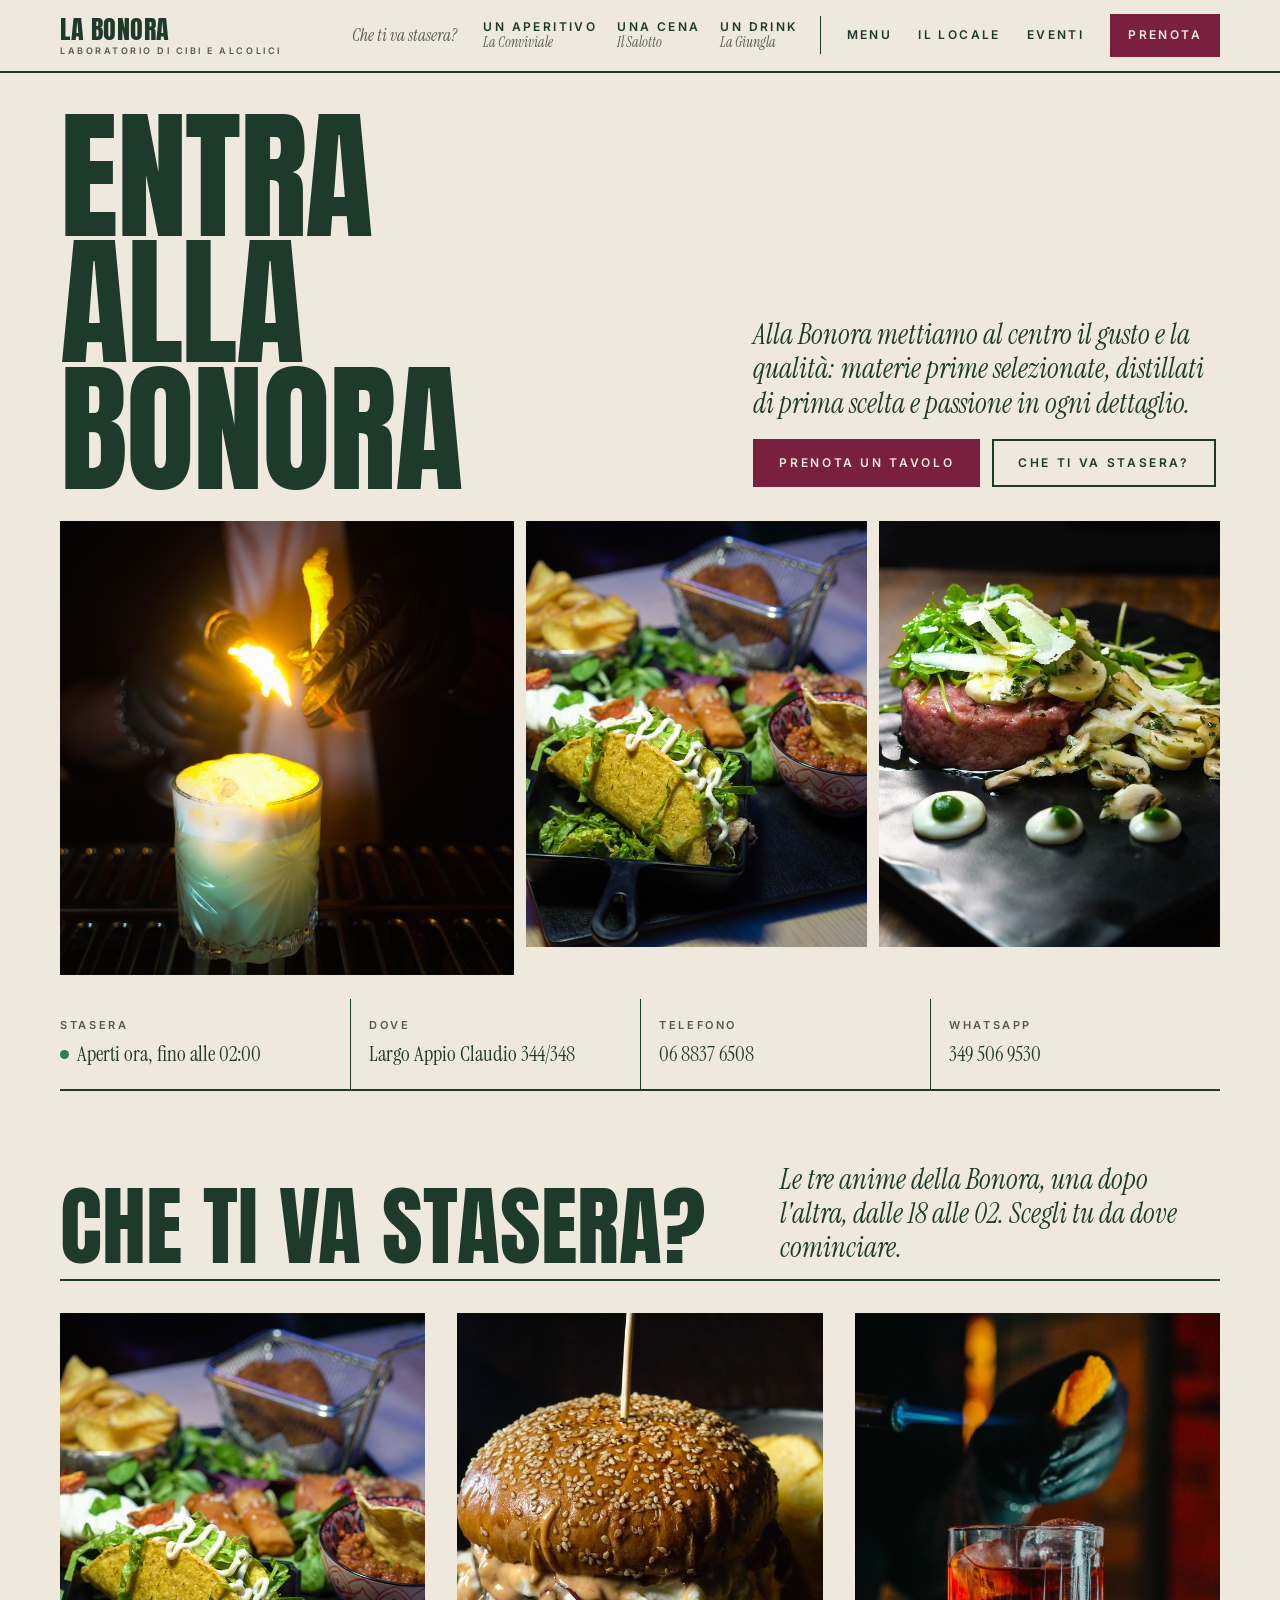
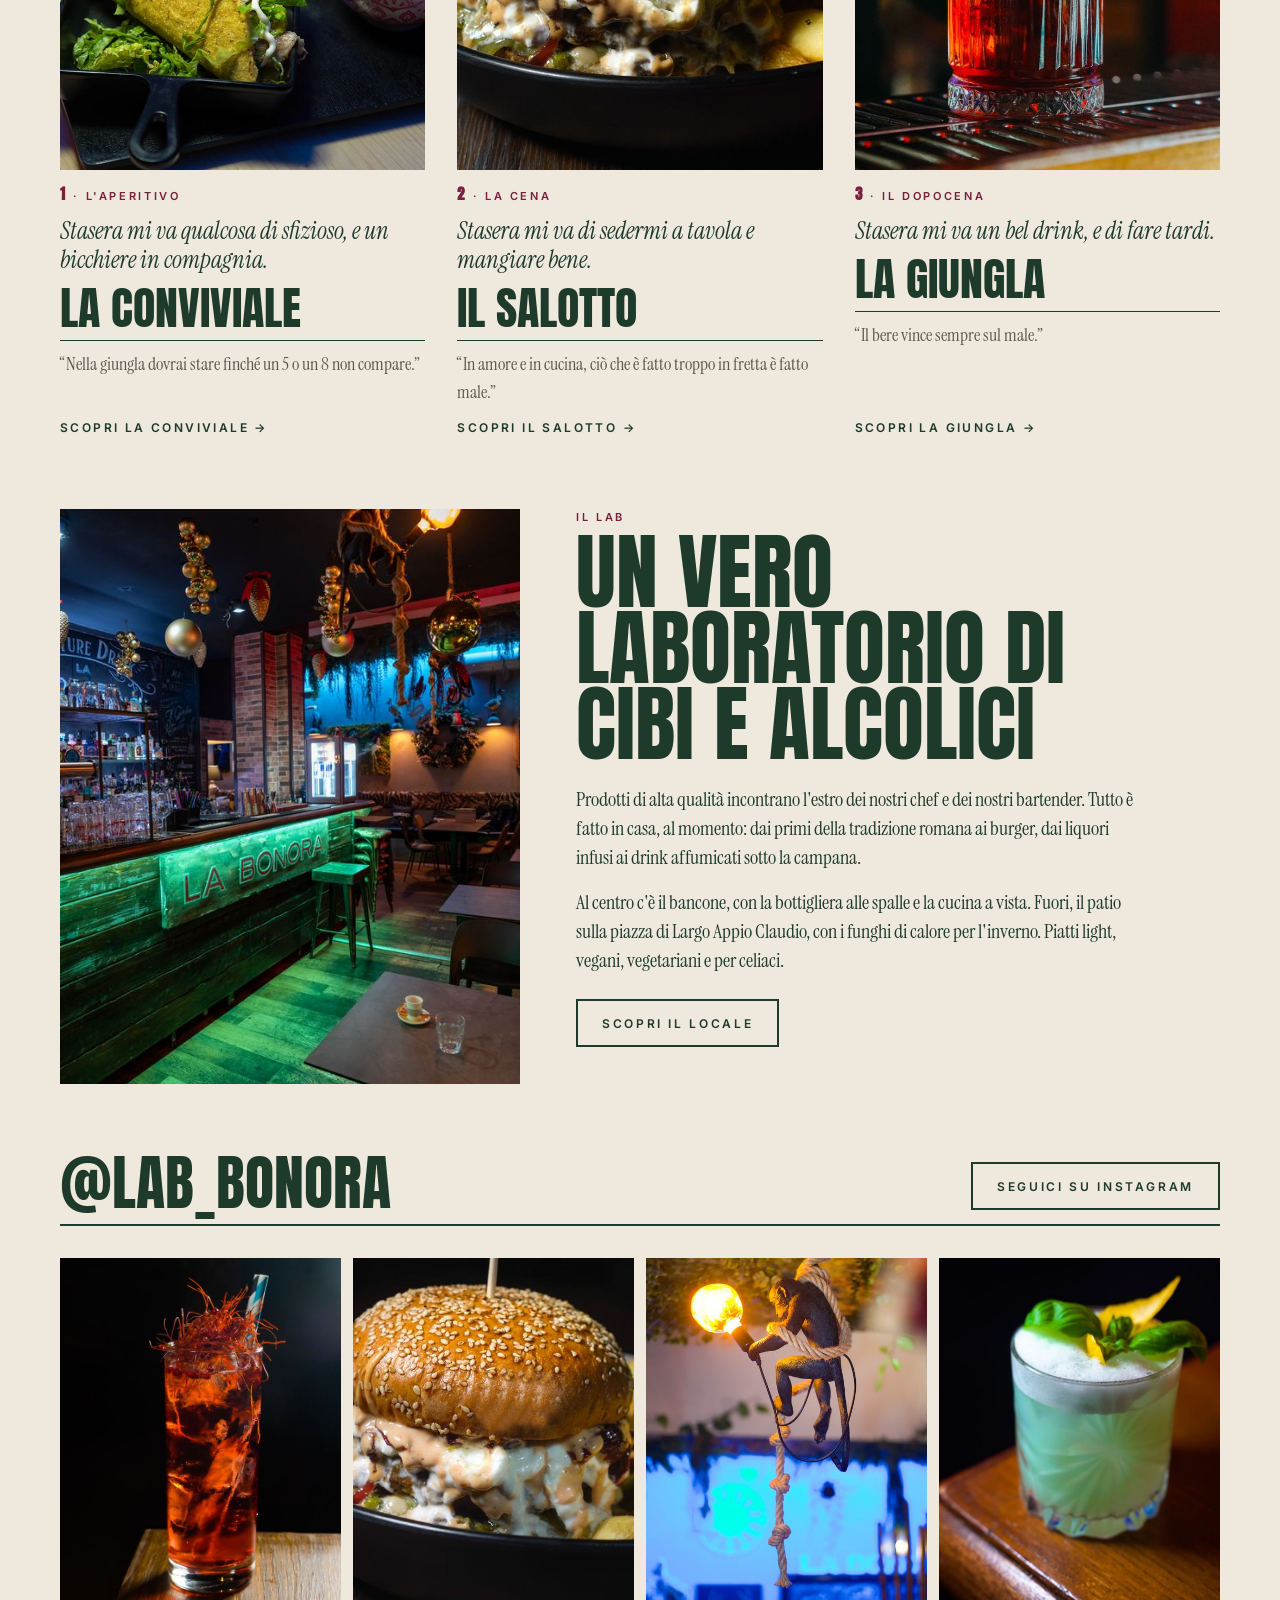
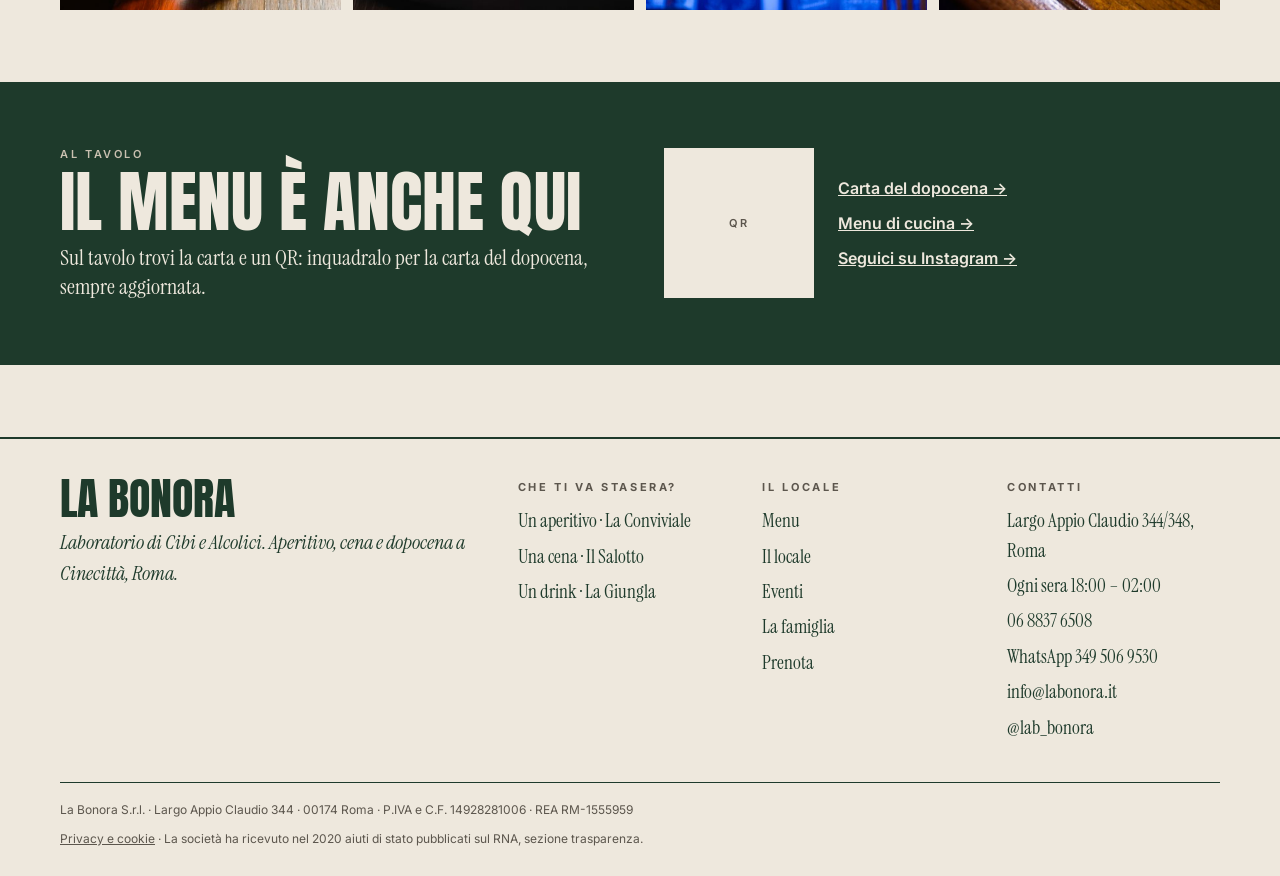
<file: index.html>
<!doctype html>
<html lang="it">
<head>
<meta charset="utf-8">
<meta name="viewport" content="width=device-width, initial-scale=1, viewport-fit=cover">
<title>La Bonora · Cocktail bar e cucina a Cinecittà</title>
<meta name="claude:viewport-fit-sides" content="cover">
<meta name="robots" content="noindex, nofollow">
<meta name="description" content="La Bonora, Laboratorio di Cibi e Alcolici a Cinecittà, Tuscolana: aperitivo, cena e cocktail bar fino alle 02. Tre anime in un solo locale, a Largo Appio Claudio.">
<link rel="canonical" href="https://www.labonora.it/">
<meta property="og:title" content="La Bonora · Cocktail bar e cucina a Cinecittà"><meta property="og:description" content="La Bonora, Laboratorio di Cibi e Alcolici a Cinecittà, Tuscolana: aperitivo, cena e cocktail bar fino alle 02. Tre anime in un solo locale, a Largo Appio Claudio."><meta property="og:type" content="website"><meta property="og:locale" content="it_IT">
<link rel="preconnect" href="https://fonts.googleapis.com"><link rel="preconnect" href="https://fonts.gstatic.com" crossorigin><link rel="stylesheet" href="https://fonts.googleapis.com/css2?family=Anton&family=Instrument+Serif:ital@0;1&family=Inter:wght@400;600;700&display=swap">
<link rel="stylesheet" href="assets/style.css">
<meta property="og:image" content="https://www.labonora.it/img/fiamma.jpg">
<script type="application/ld+json">{"@context": "https://schema.org", "@type": "BarOrPub", "name": "La Bonora – Laboratorio di Cibi e Alcolici", "url": "https://www.labonora.it/", "telephone": "+39 06 8837 6508", "email": "info@labonora.it", "address": {"@type": "PostalAddress", "streetAddress": "Largo Appio Claudio 344/348", "postalCode": "00174", "addressLocality": "Roma", "addressRegion": "RM", "addressCountry": "IT"}, "openingHoursSpecification": [{"@type": "OpeningHoursSpecification", "dayOfWeek": ["Monday", "Tuesday", "Wednesday", "Thursday", "Friday", "Saturday", "Sunday"], "opens": "18:00", "closes": "02:00"}], "servesCuisine": ["Romana", "Burger", "Pinsa", "Cocktail"], "acceptsReservations": "https://www.labonora.it/prenota.html", "hasMenu": "https://www.labonora.it/menu.html", "sameAs": ["https://www.instagram.com/lab_bonora/", "https://www.facebook.com/labonora/"]}</script>
</head>
<body>
<header class="top"><div class="wrap">
<a class="logo" href="index.html">La Bonora<small>Laboratorio di Cibi e Alcolici</small></a>
<button class="menu-btn" type="button" aria-expanded="false" aria-controls="nav">Menu</button>
<nav class="nav" id="nav" aria-label="Principale"><span class="ask">Che ti va stasera?</span><div class="want"><a href="conviviale.html"><span>Un aperitivo</span><small>La Conviviale</small></a><a href="salotto.html"><span>Una cena</span><small>Il Salotto</small></a><a href="giungla.html"><span>Un drink</span><small>La Giungla</small></a></div><a href="menu.html">Menu</a><a href="locale.html">Il locale</a><a href="eventi.html">Eventi</a><a class="cta" href="prenota.html">Prenota</a></nav>
</div></header><main>
<section class="entrance" aria-label="L'ingresso"><div class="wrap">

<div class="entrance-text">
<h1 class="d">Entra<br>alla Bonora</h1>
<div class="side">
<p class="lead">Alla Bonora mettiamo al centro il gusto e la qualità: materie prime selezionate, distillati di prima scelta e passione in ogni dettaglio.</p>
<div class="btns"><a class="btn fill" href="prenota.html">Prenota un tavolo</a><a class="btn" href="#anime">Che ti va stasera?</a></div>
</div>
</div>
<div class="hero-row"><figure class="photo "><img src="img/fiamma-s.jpg" srcset="img/fiamma-s.jpg 800w, img/fiamma.jpg 1600w" sizes="(max-width:760px) 100vw, 40vw" alt="Un cocktail flambato al bancone" loading="lazy" decoding="async" style="object-position:center"></figure><figure class="photo "><img src="img/aperitivo-s.jpg" srcset="img/aperitivo-s.jpg 800w, img/aperitivo.jpg 1600w" sizes="(max-width:760px) 50vw, 30vw" alt="Il tagliere dell'aperitivo con fritti e tacos" loading="lazy" decoding="async" style="object-position:center"></figure><figure class="photo "><img src="img/tartare-firma-s.jpg" srcset="img/tartare-firma-s.jpg 800w, img/tartare-firma.jpg 1600w" sizes="(max-width:760px) 50vw, 30vw" alt="Tartare di manzo con funghi e Grana" loading="lazy" decoding="async" style="object-position:center"></figure></div>
<div class="facts">
<div><p class="kick">Stasera</p><p class="v" data-open-now>Ogni sera 18:00 – 02:00</p></div>
<div><p class="kick">Dove</p><p class="v">Largo Appio Claudio 344/348</p></div>
<div><p class="kick">Telefono</p><p class="v"><a href="tel:+390688376508" style="text-decoration:none">06 8837 6508</a></p></div>
<div><p class="kick">WhatsApp</p><p class="v"><a href="https://wa.me/393495069530" style="text-decoration:none">349 506 9530</a></p></div>
</div>
</div></section>

<section class="sec" id="anime" aria-labelledby="anime-h"><div class="wrap">
<div class="sec-head"><h2 class="d" id="anime-h">Che ti va stasera?</h2><p class="lead">Le tre anime della Bonora, una dopo l'altra, dalle 18 alle 02. Scegli tu da dove cominciare.</p></div>
<div class="souls"><a class="soul" href="conviviale.html"><figure class="photo "><img src="img/aperitivo-s.jpg" srcset="img/aperitivo-s.jpg 800w, img/aperitivo.jpg 1600w" sizes="(max-width:900px) 100vw, 33vw" alt="La Conviviale, l'aperitivo" loading="lazy" decoding="async" style="object-position:center"></figure>
<p class="kick wine"><span class="n">1</span> · L'aperitivo</p><p class="want-line">Stasera mi va qualcosa di sfizioso, e un bicchiere in compagnia.</p><h3 class="d">La Conviviale</h3><p class="motto">“Nella giungla dovrai stare finché un 5 o un 8 non compare.”</p><span class="go">Scopri La Conviviale →</span></a><a class="soul" href="salotto.html"><figure class="photo "><img src="img/burger-q-s.jpg" srcset="img/burger-q-s.jpg 800w, img/burger-q.jpg 1600w" sizes="(max-width:900px) 100vw, 33vw" alt="Il Salotto, la cena" loading="lazy" decoding="async" style="object-position:center"></figure>
<p class="kick wine"><span class="n">2</span> · La cena</p><p class="want-line">Stasera mi va di sedermi a tavola e mangiare bene.</p><h3 class="d">Il Salotto</h3><p class="motto">“In amore e in cucina, ciò che è fatto troppo in fretta è fatto male.”</p><span class="go">Scopri Il Salotto →</span></a><a class="soul" href="giungla.html"><figure class="photo "><img src="img/negroni-fiamma-s.jpg" srcset="img/negroni-fiamma-s.jpg 800w, img/negroni-fiamma.jpg 1600w" sizes="(max-width:900px) 100vw, 33vw" alt="La Giungla, il dopocena" loading="lazy" decoding="async" style="object-position:center"></figure>
<p class="kick wine"><span class="n">3</span> · Il dopocena</p><p class="want-line">Stasera mi va un bel drink, e di fare tardi.</p><h3 class="d">La Giungla</h3><p class="motto">“Il bere vince sempre sul male.”</p><span class="go">Scopri La Giungla →</span></a></div>
</div></section>

<section class="sec" aria-labelledby="lab-h"><div class="wrap">
<div class="split">
<figure class="photo "><img src="img/bancone-s.jpg" srcset="img/bancone-s.jpg 800w, img/bancone.jpg 1600w" sizes="(max-width:760px) 100vw, 50vw" alt="Il bancone verde de La Bonora con la bottigliera" loading="lazy" decoding="async" style="object-position:center 60%"></figure>
<div>
<p class="kick wine">Il Lab</p>
<h2 class="d" id="lab-h" style="font-size:clamp(48px,7vw,84px);margin:8px 0 24px">Un vero laboratorio di cibi e alcolici</h2>
<div class="body">
<p>Prodotti di alta qualità incontrano l'estro dei nostri chef e dei nostri bartender. Tutto è fatto in casa, al momento: dai primi della tradizione romana ai burger, dai liquori infusi ai drink affumicati sotto la campana.</p>
<p>Al centro c'è il bancone, con la bottigliera alle spalle e la cucina a vista. Fuori, il patio sulla piazza di Largo Appio Claudio, con i funghi di calore per l'inverno. Piatti light, vegani, vegetariani e per celiaci.</p>
</div>
<p style="margin-top:24px"><a class="btn" href="locale.html">Scopri il locale</a></p>
</div>
</div>
</div></section>

<section class="sec" aria-label="Dal nostro Instagram"><div class="wrap">
<div class="sec-head"><h2 class="d" style="font-size:clamp(40px,5vw,60px)">@lab_bonora</h2><a class="btn" href="https://www.instagram.com/lab_bonora/">Seguici su Instagram</a></div>
<div class="strip"><figure class="photo "><img src="img/cocktail-chili-s.jpg" srcset="img/cocktail-chili-s.jpg 800w, img/cocktail-chili.jpg 1600w" sizes="25vw" alt="Un cocktail con fili di peperoncino" loading="lazy" decoding="async" style="object-position:center"></figure><figure class="photo "><img src="img/burger-grande-s.jpg" srcset="img/burger-grande-s.jpg 800w, img/burger-grande.jpg 1600w" sizes="25vw" alt="Un burger con patate" loading="lazy" decoding="async" style="object-position:center"></figure><figure class="photo "><img src="img/scimmia-s.jpg" srcset="img/scimmia-s.jpg 800w, img/scimmia.jpg 1600w" sizes="25vw" alt="La scimmia lampada appesa alla corda" loading="lazy" decoding="async" style="object-position:center"></figure><figure class="photo "><img src="img/basilico-s.jpg" srcset="img/basilico-s.jpg 800w, img/basilico.jpg 1600w" sizes="25vw" alt="Un cocktail al basilico" loading="lazy" decoding="async" style="object-position:center"></figure></div>
</div></section>

<section class="band ink" style="margin-top:72px" aria-labelledby="qr-h"><div class="wrap band-grid">
<div><p class="kick">Al tavolo</p><h2 class="d" id="qr-h" style="margin:8px 0 12px">Il menu è anche qui</h2><p class="s" style="font-size:22px;line-height:1.3">Sul tavolo trovi la carta e un QR: inquadralo per la carta del dopocena, sempre aggiornata.</p></div>
<div class="qr-row"><div class="qr" aria-hidden="true">QR</div><div class="links-col"><a href="menu.html#p-dopocena">Carta del dopocena →</a><a href="menu.html#p-cucina">Menu di cucina →</a><a href="https://www.instagram.com/lab_bonora/">Seguici su Instagram →</a></div></div>
</div></section>
</main><footer class="foot"><div class="wrap">
<div class="foot-grid">
<div><p class="d" style="font-size:44px">La Bonora</p><p class="s it" style="font-size:20px;margin-top:8px">Laboratorio di Cibi e Alcolici. Aperitivo, cena e dopocena a Cinecittà, Roma.</p></div>
<div><h4>Che ti va stasera?</h4><ul><li><a href="conviviale.html">Un aperitivo · La Conviviale</a></li><li><a href="salotto.html">Una cena · Il Salotto</a></li><li><a href="giungla.html">Un drink · La Giungla</a></li></ul></div>
<div><h4>Il locale</h4><ul><li><a href="menu.html">Menu</a></li><li><a href="locale.html">Il locale</a></li><li><a href="eventi.html">Eventi</a></li><li><a href="famiglia.html">La famiglia</a></li><li><a href="prenota.html">Prenota</a></li></ul></div>
<div><h4>Contatti</h4><ul><li>Largo Appio Claudio 344/348, Roma</li><li>Ogni sera 18:00 – 02:00</li><li><a href="tel:+390688376508">06 8837 6508</a></li><li><a href="https://wa.me/393495069530">WhatsApp 349 506 9530</a></li><li><a href="mailto:info@labonora.it">info@labonora.it</a></li><li><a href="https://www.instagram.com/lab_bonora/">@lab_bonora</a></li></ul></div>
</div>
<div class="legal"><span>La Bonora S.r.l. · Largo Appio Claudio 344 · 00174 Roma · P.IVA e C.F. 14928281006 · REA RM-1555959</span><span><a href="privacy.html">Privacy e cookie</a> · La società ha ricevuto nel 2020 aiuti di stato pubblicati sul RNA, sezione trasparenza.</span></div>
</div></footer>
<nav class="actionbar" aria-label="Azioni rapide"><a class="fill" href="prenota.html">Prenota</a><a href="https://wa.me/393495069530">WhatsApp</a><a href="tel:+390688376508">Chiama</a></nav>
<script>window.BONORA_API="https://script.google.com/macros/s/AKfycbwBWhMcpWKMKW-WkmyquVJ0OcdDrXVG7q4vhqIcb7bNOMID-pIekJxQ5zXmHfZaMXQc/exec";</script><script src="assets/menu-data.js"></script><script src="assets/site.js"></script>
</body>
</html>
</file>
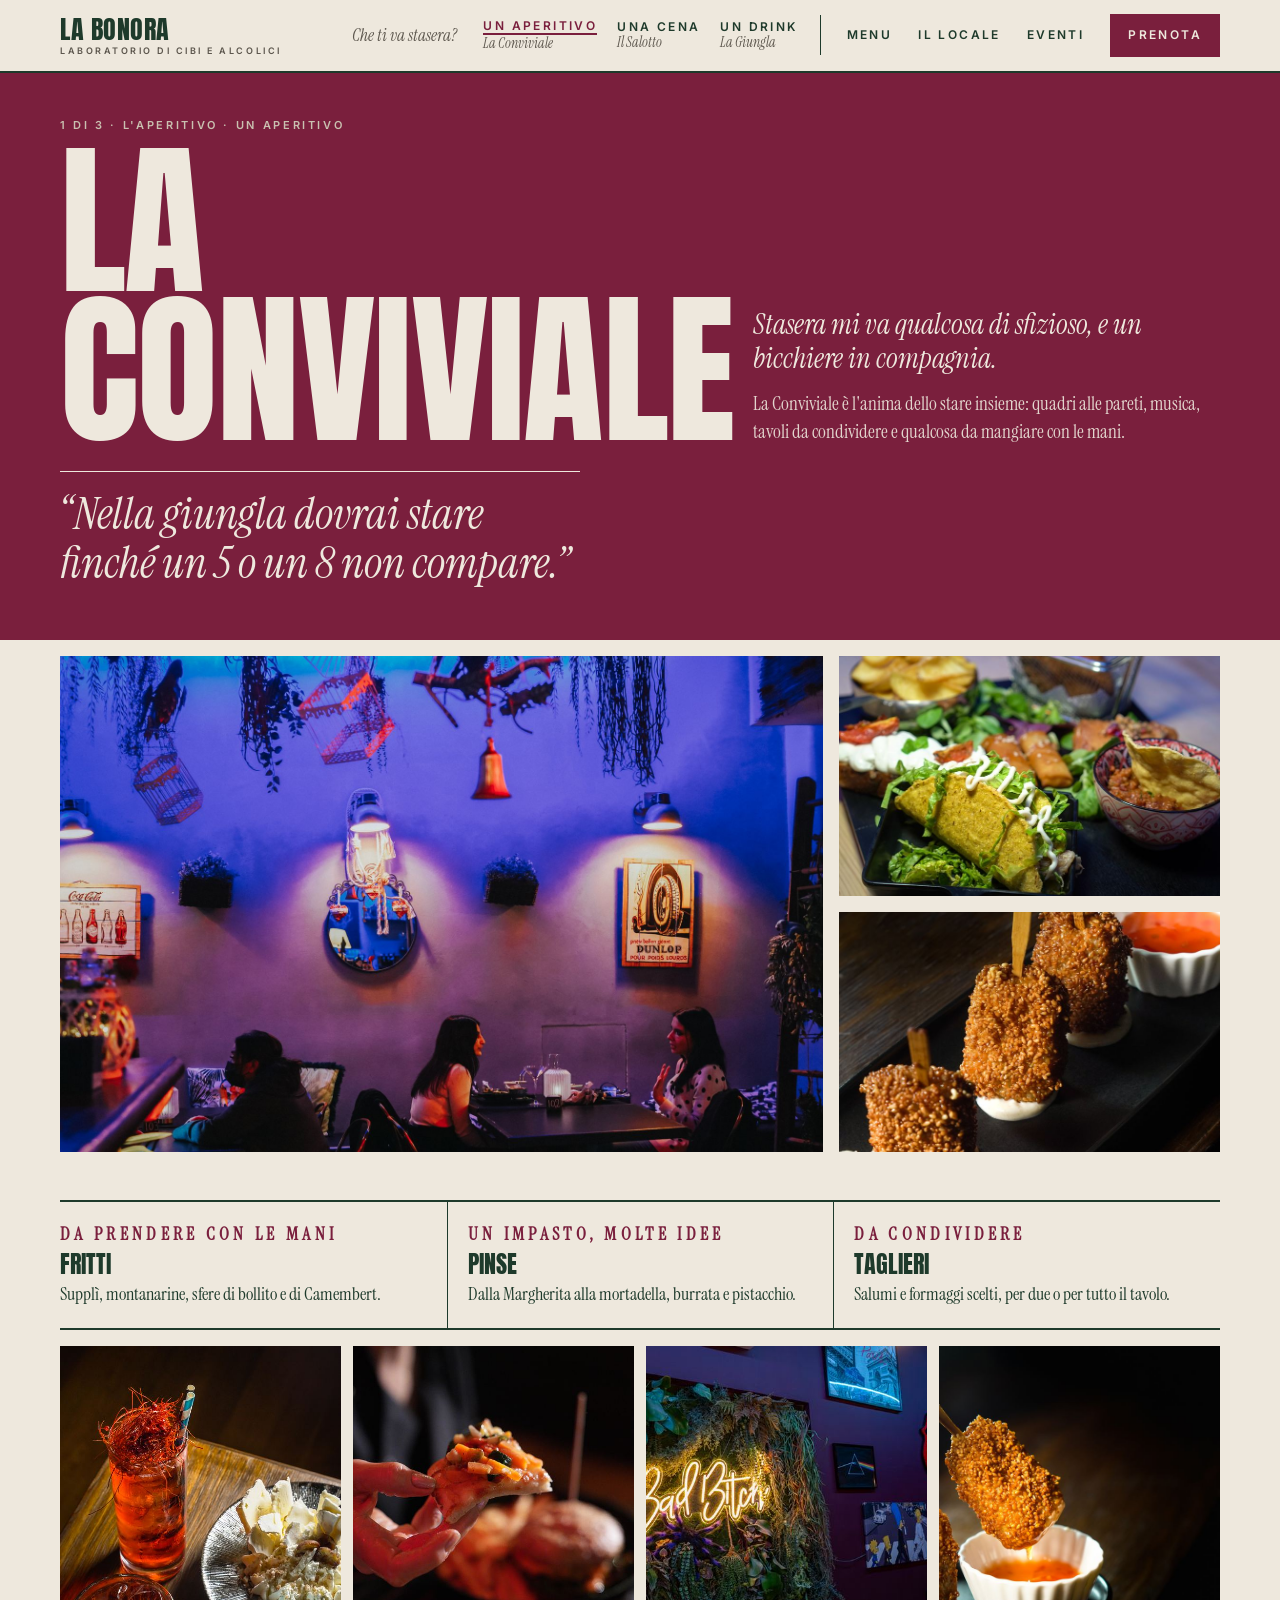
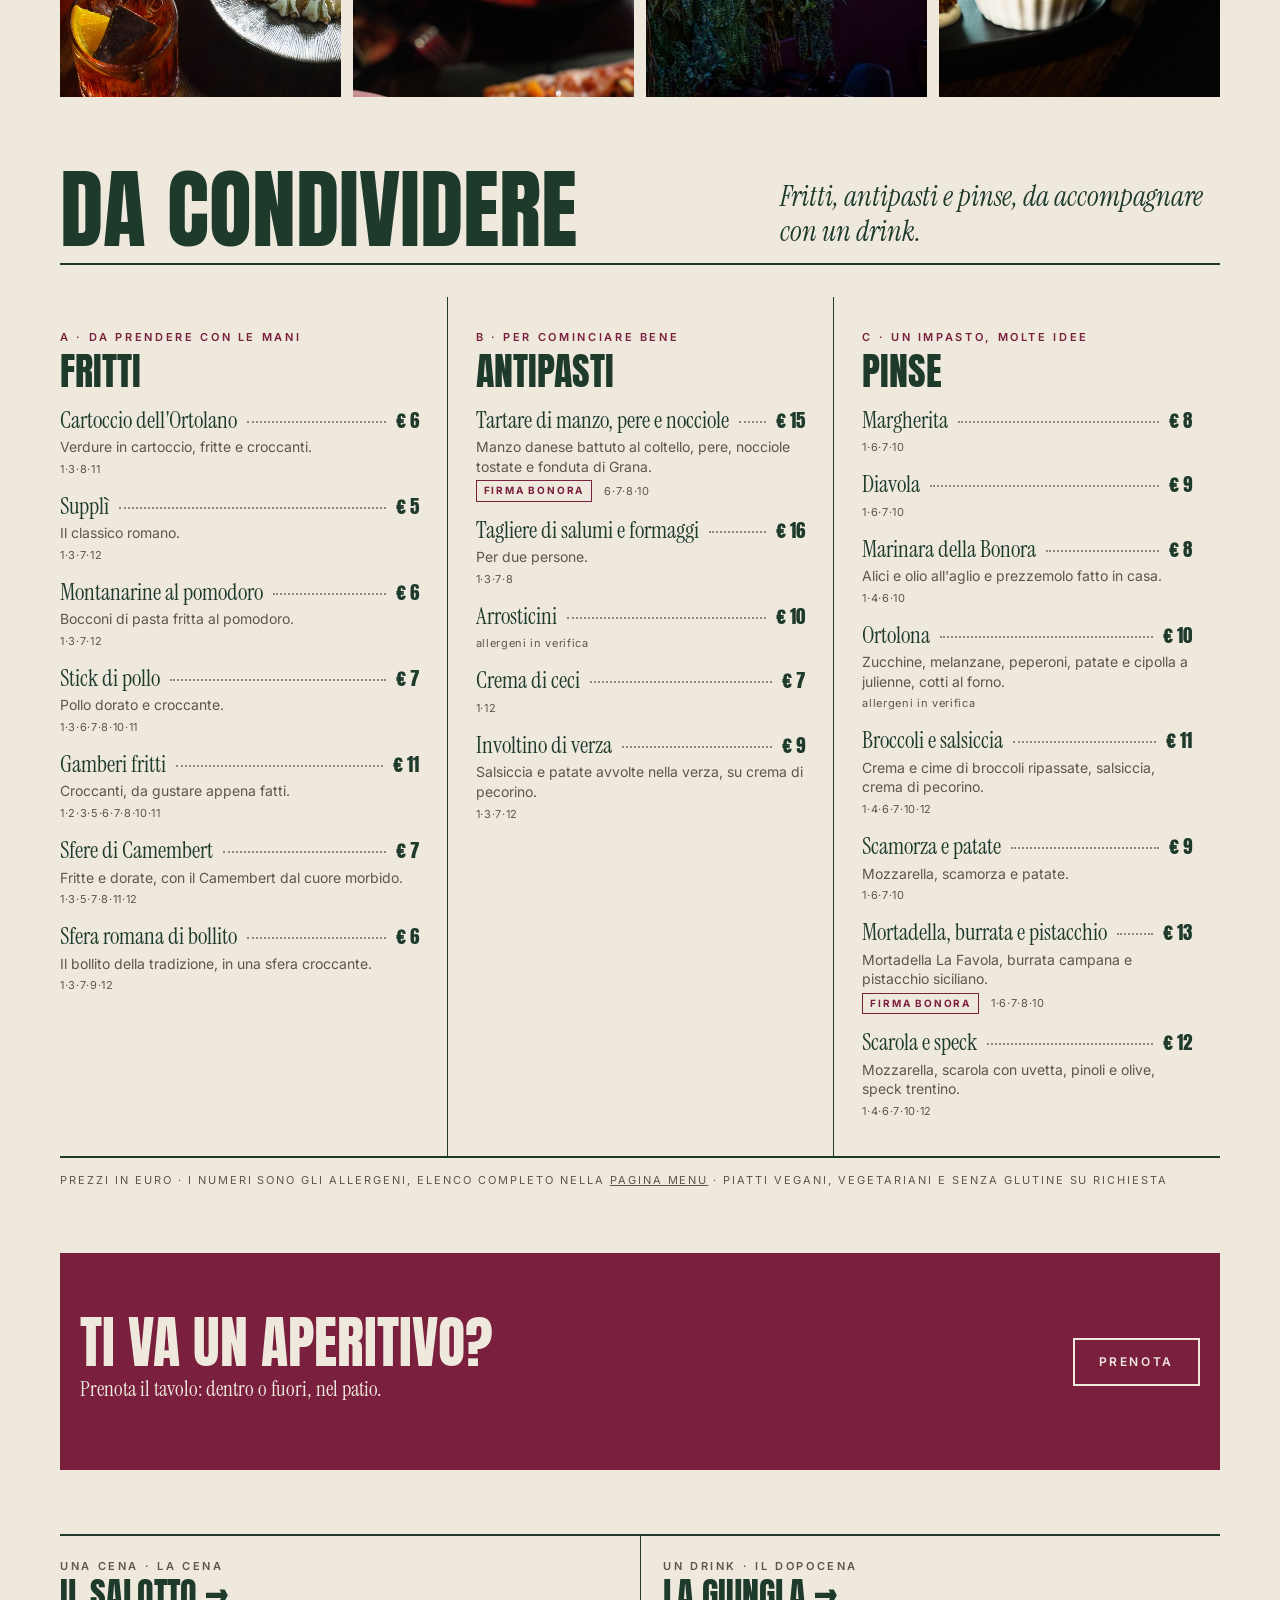
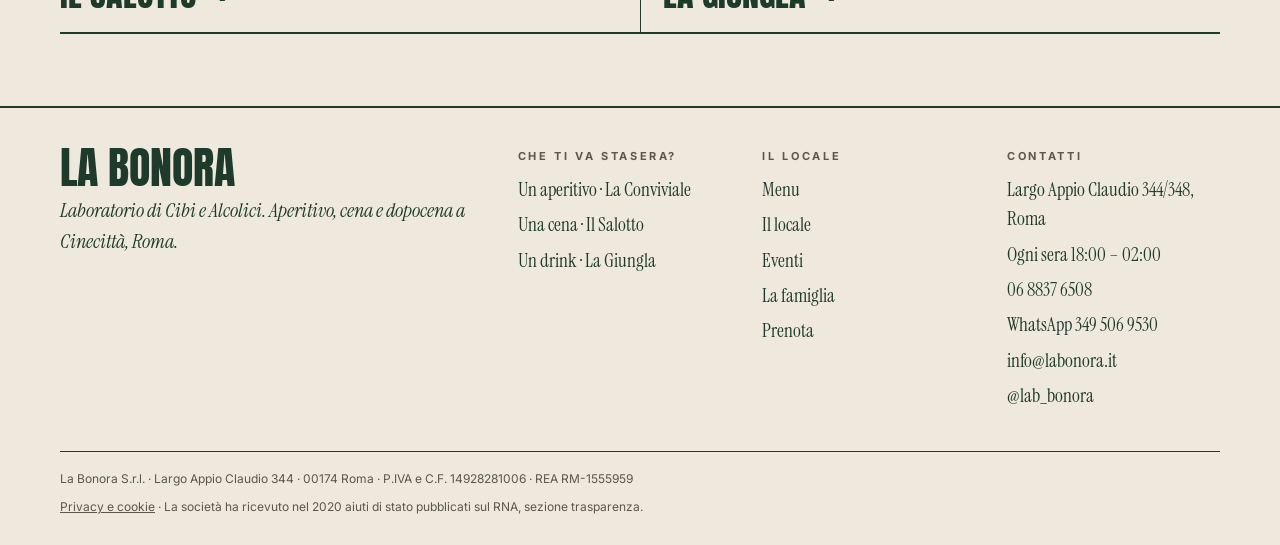
<file: conviviale.html>
<!doctype html>
<html lang="it">
<head>
<meta charset="utf-8">
<meta name="viewport" content="width=device-width, initial-scale=1, viewport-fit=cover">
<title>Aperitivo e apericena a Cinecittà · La Conviviale · La Bonora</title>
<meta name="claude:viewport-fit-sides" content="cover">
<meta name="robots" content="noindex, nofollow">
<meta name="description" content="L'aperitivo de La Bonora a Cinecittà, Tuscolana: fritti, taglieri e pinse da condividere, un drink e la compagnia giusta. Ogni sera dalle 18.">
<link rel="canonical" href="https://www.labonora.it/conviviale.html">
<meta property="og:title" content="Aperitivo e apericena a Cinecittà · La Conviviale · La Bonora"><meta property="og:description" content="L'aperitivo de La Bonora a Cinecittà, Tuscolana: fritti, taglieri e pinse da condividere, un drink e la compagnia giusta. Ogni sera dalle 18."><meta property="og:type" content="website"><meta property="og:locale" content="it_IT">
<link rel="preconnect" href="https://fonts.googleapis.com"><link rel="preconnect" href="https://fonts.gstatic.com" crossorigin><link rel="stylesheet" href="https://fonts.googleapis.com/css2?family=Anton&family=Instrument+Serif:ital@0;1&family=Inter:wght@400;600;700&display=swap">
<link rel="stylesheet" href="assets/style.css">
</head>
<body>
<header class="top"><div class="wrap">
<a class="logo" href="index.html">La Bonora<small>Laboratorio di Cibi e Alcolici</small></a>
<button class="menu-btn" type="button" aria-expanded="false" aria-controls="nav">Menu</button>
<nav class="nav" id="nav" aria-label="Principale"><span class="ask">Che ti va stasera?</span><div class="want"><a href="conviviale.html" aria-current="page"><span>Un aperitivo</span><small>La Conviviale</small></a><a href="salotto.html"><span>Una cena</span><small>Il Salotto</small></a><a href="giungla.html"><span>Un drink</span><small>La Giungla</small></a></div><a href="menu.html">Menu</a><a href="locale.html">Il locale</a><a href="eventi.html">Eventi</a><a class="cta" href="prenota.html">Prenota</a></nav>
</div></header><main>
<section class="room-hero wine"><div class="wrap">
<p class="kick">1 di 3 · L'aperitivo · Un aperitivo</p>
<div class="room-hero-grid"><h1 class="d">La<br>Conviviale</h1><div><p class="lead">Stasera mi va qualcosa di sfizioso, e un bicchiere in compagnia.</p><p class="s" style="font-size:19px;line-height:1.45;margin-top:14px;opacity:.9">La Conviviale è l'anima dello stare insieme: quadri alle pareti, musica, tavoli da condividere e qualcosa da mangiare con le mani.</p></div></div>
<p class="motto-big">“Nella giungla dovrai stare finché un 5 o un 8 non compare.”</p>
</div></section>
<div class="wrap">
<div class="gallery"><figure class="photo "><img src="img/sala-viola-s.jpg" srcset="img/sala-viola-s.jpg 800w, img/sala-viola.jpg 1600w" sizes="(max-width:760px) 100vw, 66vw" alt="La sala viola, con amici ai tavoli" loading="lazy" decoding="async" style="object-position:center 55%"></figure><figure class="photo "><img src="img/aperitivo-s.jpg" srcset="img/aperitivo-s.jpg 800w, img/aperitivo.jpg 1600w" sizes="(max-width:760px) 100vw, 33vw" alt="Il tagliere dell'aperitivo" loading="lazy" decoding="async" style="object-position:center"></figure><figure class="photo "><img src="img/stick-s.jpg" srcset="img/stick-s.jpg 800w, img/stick.jpg 1600w" sizes="(max-width:760px) 100vw, 33vw" alt="Stick di pollo croccanti con salsa" loading="lazy" decoding="async" style="object-position:center"></figure></div>
<div class="feature-list"><div><p class="kick wine">Da prendere con le mani</p><h3>Fritti</h3><p>Supplì, montanarine, sfere di bollito e di Camembert.</p></div><div><p class="kick wine">Un impasto, molte idee</p><h3>Pinse</h3><p>Dalla Margherita alla mortadella, burrata e pistacchio.</p></div><div><p class="kick wine">Da condividere</p><h3>Taglieri</h3><p>Salumi e formaggi scelti, per due o per tutto il tavolo.</p></div></div>
<div class="strip" style="margin-top:16px"><figure class="photo "><img src="img/drink-popcorn-s.jpg" srcset="img/drink-popcorn-s.jpg 800w, img/drink-popcorn.jpg 1600w" sizes="25vw" alt="Drink con pop corn e formaggi" loading="lazy" decoding="async" style="object-position:center"></figure><figure class="photo "><img src="img/pinsa-s.jpg" srcset="img/pinsa-s.jpg 800w, img/pinsa.jpg 1600w" sizes="25vw" alt="Una pinsa appena sfornata" loading="lazy" decoding="async" style="object-position:center"></figure><figure class="photo "><img src="img/conviviale-sala-s.jpg" srcset="img/conviviale-sala-s.jpg 800w, img/conviviale-sala.jpg 1600w" sizes="25vw" alt="Il neon e la parete verde" loading="lazy" decoding="async" style="object-position:center"></figure><figure class="photo "><img src="img/stick-salsa-s.jpg" srcset="img/stick-salsa-s.jpg 800w, img/stick-salsa.jpg 1600w" sizes="25vw" alt="Uno stick intinto nella salsa" loading="lazy" decoding="async" style="object-position:center"></figure></div>
<section class="sec" aria-labelledby="carta-h">
<div class="sec-head"><h2 class="d" id="carta-h">Da condividere</h2><p class="lead">Fritti, antipasti e pinse, da accompagnare con un drink.</p></div>
<div data-menu="sala:conviviale" data-cols="3"><p class="note-line">Caricamento del menu…</p></div>
<p class="note-line">Prezzi in euro · i numeri sono gli allergeni, elenco completo nella <a href="menu.html#allergeni">pagina Menu</a> · piatti vegani, vegetariani e senza glutine su richiesta</p>
</section>
<section class="band wine" style="margin-top:64px" aria-label="Prenota"><div style="display:flex;flex-wrap:wrap;justify-content:space-between;align-items:center;gap:24px;padding-left:max(20px,env(safe-area-inset-left,0px));padding-right:max(20px,env(safe-area-inset-right,0px))">
<div><h2 class="d" style="font-size:clamp(36px,5vw,56px)">Ti va un aperitivo?</h2><p class="s" style="font-size:21px;margin-top:6px">Prenota il tavolo: dentro o fuori, nel patio.</p></div>
<a class="btn light" href="prenota.html#aperitivo">Prenota</a>
</div></section>
<nav class="others" aria-label="Le altre anime"><a href="salotto.html"><p class="kick">Una cena · la cena</p><p class="d">Il Salotto →</p></a><a href="giungla.html"><p class="kick">Un drink · il dopocena</p><p class="d">La Giungla →</p></a></nav>
</div></main><footer class="foot"><div class="wrap">
<div class="foot-grid">
<div><p class="d" style="font-size:44px">La Bonora</p><p class="s it" style="font-size:20px;margin-top:8px">Laboratorio di Cibi e Alcolici. Aperitivo, cena e dopocena a Cinecittà, Roma.</p></div>
<div><h4>Che ti va stasera?</h4><ul><li><a href="conviviale.html">Un aperitivo · La Conviviale</a></li><li><a href="salotto.html">Una cena · Il Salotto</a></li><li><a href="giungla.html">Un drink · La Giungla</a></li></ul></div>
<div><h4>Il locale</h4><ul><li><a href="menu.html">Menu</a></li><li><a href="locale.html">Il locale</a></li><li><a href="eventi.html">Eventi</a></li><li><a href="famiglia.html">La famiglia</a></li><li><a href="prenota.html">Prenota</a></li></ul></div>
<div><h4>Contatti</h4><ul><li>Largo Appio Claudio 344/348, Roma</li><li>Ogni sera 18:00 – 02:00</li><li><a href="tel:+390688376508">06 8837 6508</a></li><li><a href="https://wa.me/393495069530">WhatsApp 349 506 9530</a></li><li><a href="mailto:info@labonora.it">info@labonora.it</a></li><li><a href="https://www.instagram.com/lab_bonora/">@lab_bonora</a></li></ul></div>
</div>
<div class="legal"><span>La Bonora S.r.l. · Largo Appio Claudio 344 · 00174 Roma · P.IVA e C.F. 14928281006 · REA RM-1555959</span><span><a href="privacy.html">Privacy e cookie</a> · La società ha ricevuto nel 2020 aiuti di stato pubblicati sul RNA, sezione trasparenza.</span></div>
</div></footer>
<nav class="actionbar" aria-label="Azioni rapide"><a class="fill" href="prenota.html">Prenota</a><a href="https://wa.me/393495069530">WhatsApp</a><a href="tel:+390688376508">Chiama</a></nav>
<script>window.BONORA_API="https://script.google.com/macros/s/AKfycbwBWhMcpWKMKW-WkmyquVJ0OcdDrXVG7q4vhqIcb7bNOMID-pIekJxQ5zXmHfZaMXQc/exec";</script><script src="assets/menu-data.js"></script><script src="assets/site.js"></script>
</body>
</html>
</file>
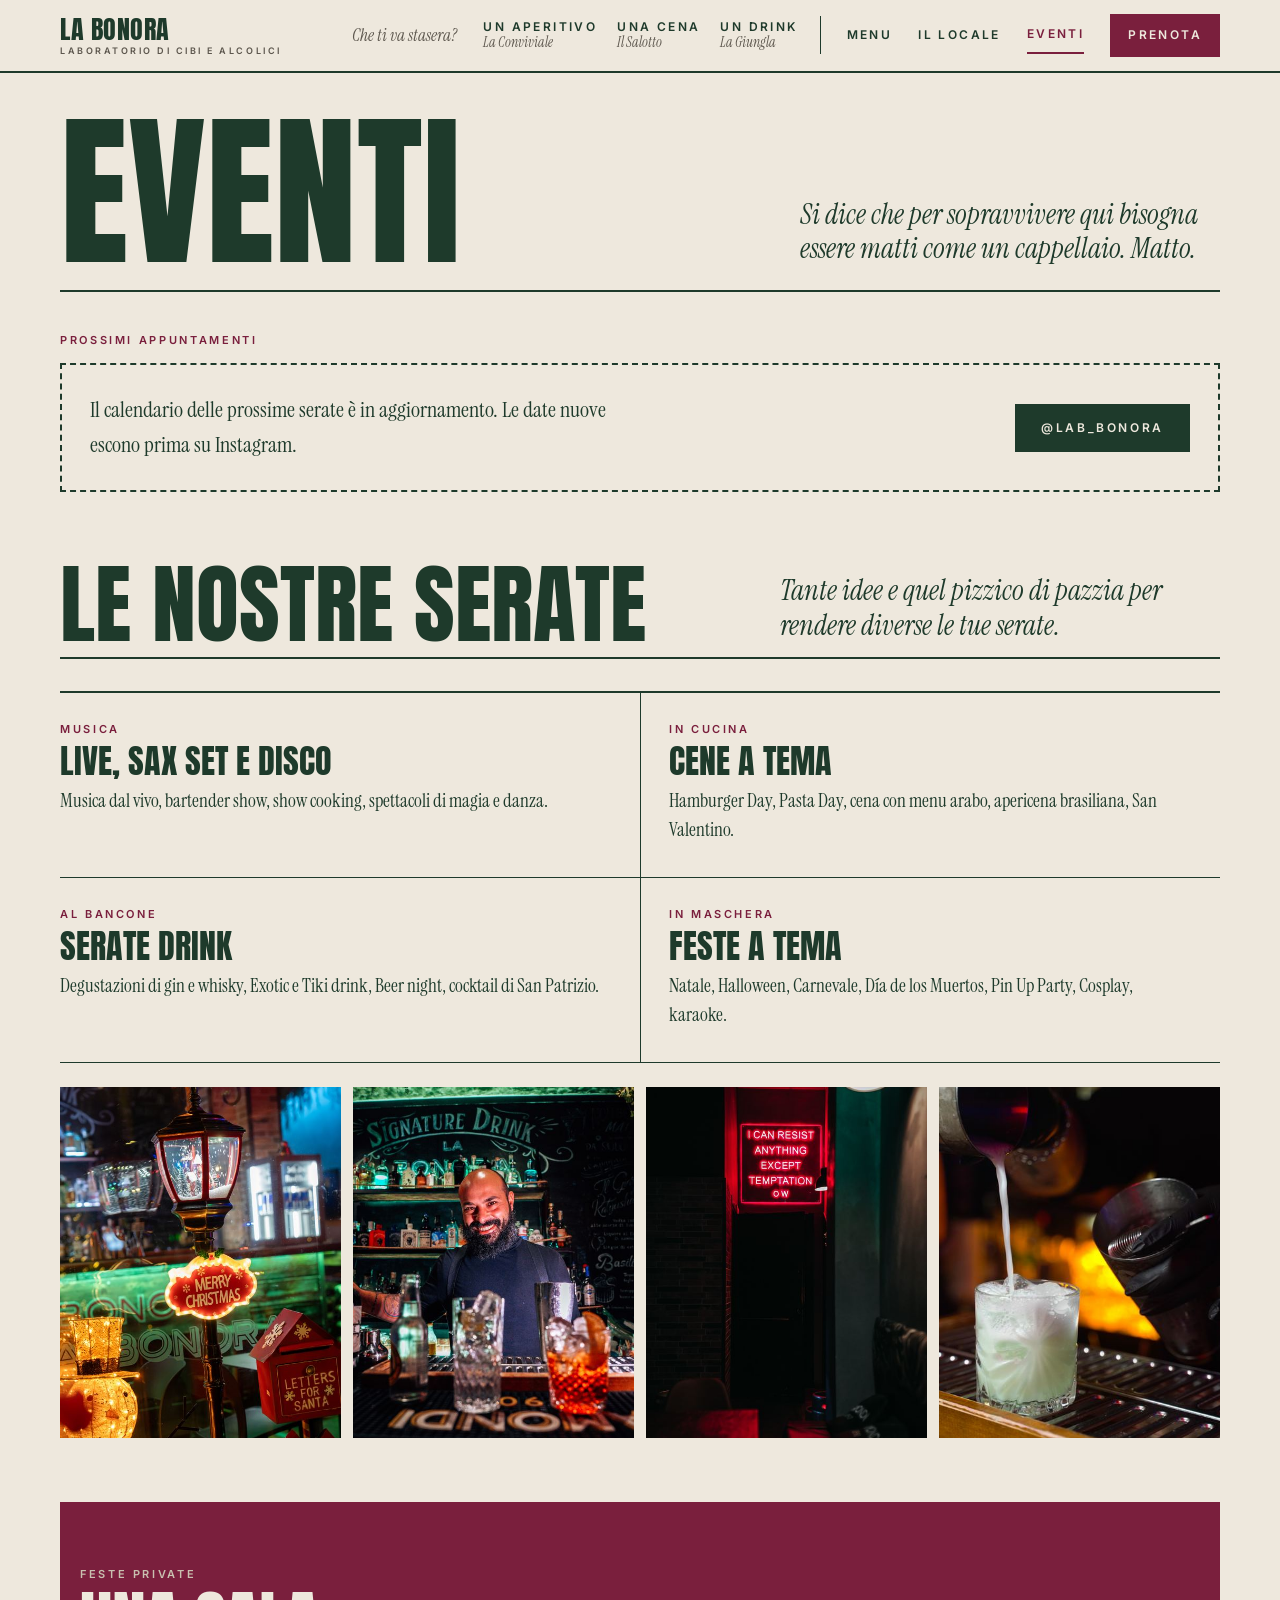
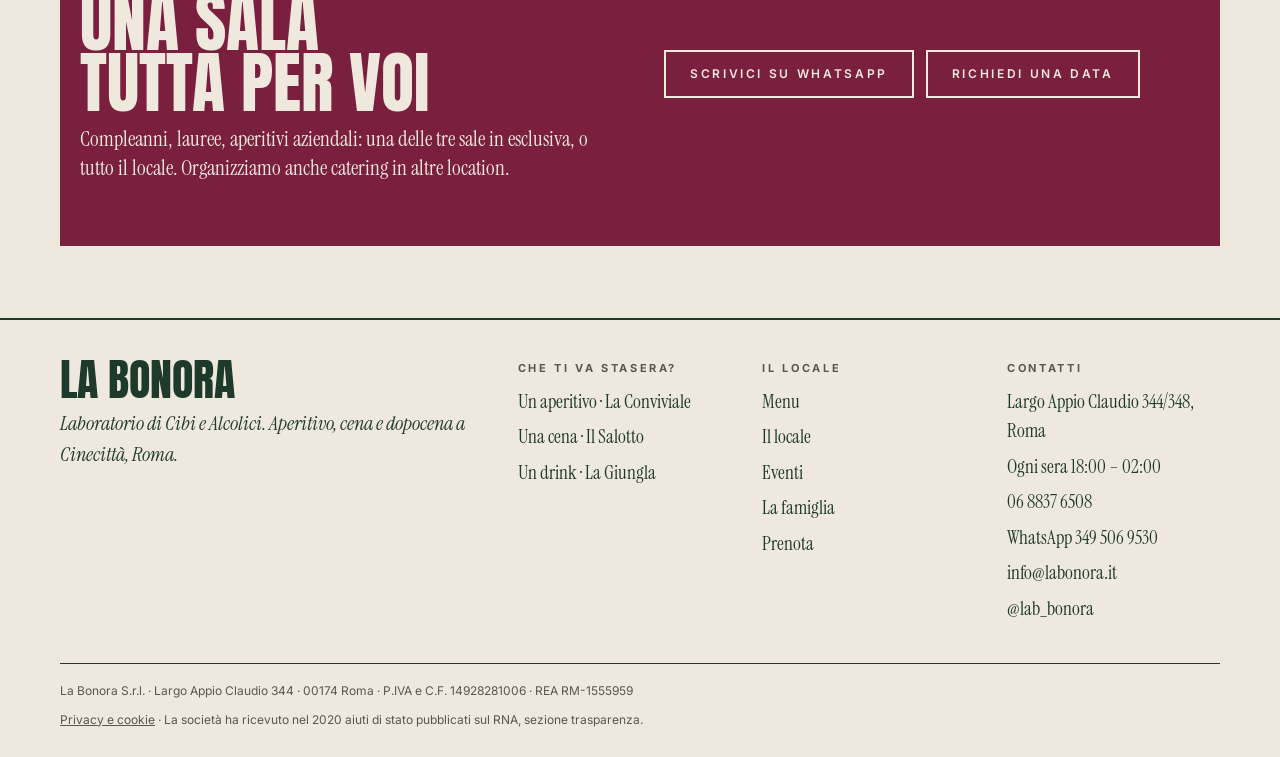
<file: eventi.html>
<!doctype html>
<html lang="it">
<head>
<meta charset="utf-8">
<meta name="viewport" content="width=device-width, initial-scale=1, viewport-fit=cover">
<title>Eventi · La Bonora</title>
<meta name="claude:viewport-fit-sides" content="cover">
<meta name="robots" content="noindex, nofollow">
<meta name="description" content="Le serate de La Bonora a Cinecittà: musica dal vivo, cene a tema, degustazioni di gin e whisky, feste in maschera e feste private.">
<link rel="canonical" href="https://www.labonora.it/eventi.html">
<meta property="og:title" content="Eventi · La Bonora"><meta property="og:description" content="Le serate de La Bonora a Cinecittà: musica dal vivo, cene a tema, degustazioni di gin e whisky, feste in maschera e feste private."><meta property="og:type" content="website"><meta property="og:locale" content="it_IT">
<link rel="preconnect" href="https://fonts.googleapis.com"><link rel="preconnect" href="https://fonts.gstatic.com" crossorigin><link rel="stylesheet" href="https://fonts.googleapis.com/css2?family=Anton&family=Instrument+Serif:ital@0;1&family=Inter:wght@400;600;700&display=swap">
<link rel="stylesheet" href="assets/style.css">
</head>
<body>
<header class="top"><div class="wrap">
<a class="logo" href="index.html">La Bonora<small>Laboratorio di Cibi e Alcolici</small></a>
<button class="menu-btn" type="button" aria-expanded="false" aria-controls="nav">Menu</button>
<nav class="nav" id="nav" aria-label="Principale"><span class="ask">Che ti va stasera?</span><div class="want"><a href="conviviale.html"><span>Un aperitivo</span><small>La Conviviale</small></a><a href="salotto.html"><span>Una cena</span><small>Il Salotto</small></a><a href="giungla.html"><span>Un drink</span><small>La Giungla</small></a></div><a href="menu.html">Menu</a><a href="locale.html">Il locale</a><a href="eventi.html" aria-current="page">Eventi</a><a class="cta" href="prenota.html">Prenota</a></nav>
</div></header><main>
<div class="wrap"><section style="padding-block:44px 24px;border-bottom:var(--rule);display:flex;flex-wrap:wrap;justify-content:space-between;align-items:flex-end;gap:16px 40px">
<h1 class="d" style="font-size:clamp(72px,13vw,170px)">Eventi</h1><p class="lead" style="max-width:420px">Si dice che per sopravvivere qui bisogna essere matti come un cappellaio. Matto.</p></section>
<section class="sec" aria-labelledby="next-h" style="padding-top:40px">
<p class="kick wine" id="next-h">Prossimi appuntamenti</p>
<div class="empty" style="margin-top:14px"><p class="s" style="font-size:22px;max-width:52ch">Il calendario delle prossime serate è in aggiornamento. Le date nuove escono prima su Instagram.</p><a class="btn ink" href="https://www.instagram.com/lab_bonora/">@lab_bonora</a></div>
</section>
<section class="sec" aria-labelledby="kinds-h">
<div class="sec-head"><h2 class="d" id="kinds-h">Le nostre serate</h2><p class="lead">Tante idee e quel pizzico di pazzia per rendere diverse le tue serate.</p></div>
<div class="kinds">
<div><p class="kick wine">Musica</p><h3>Live, sax set e disco</h3><p class="s" style="font-size:19px">Musica dal vivo, bartender show, show cooking, spettacoli di magia e danza.</p></div>
<div><p class="kick wine">In cucina</p><h3>Cene a tema</h3><p class="s" style="font-size:19px">Hamburger Day, Pasta Day, cena con menu arabo, apericena brasiliana, San Valentino.</p></div>
<div><p class="kick wine">Al bancone</p><h3>Serate drink</h3><p class="s" style="font-size:19px">Degustazioni di gin e whisky, Exotic e Tiki drink, Beer night, cocktail di San Patrizio.</p></div>
<div><p class="kick wine">In maschera</p><h3>Feste a tema</h3><p class="s" style="font-size:19px">Natale, Halloween, Carnevale, Día de los Muertos, Pin Up Party, Cosplay, karaoke.</p></div>
</div>
<div class="strip" style="margin-top:24px"><figure class="photo "><img src="img/natale-s.jpg" srcset="img/natale-s.jpg 800w, img/natale.jpg 1600w" sizes="25vw" alt="Le decorazioni di Natale" loading="lazy" decoding="async" style="object-position:center"></figure><figure class="photo "><img src="img/bartender-drink-s.jpg" srcset="img/bartender-drink-s.jpg 800w, img/bartender-drink.jpg 1600w" sizes="25vw" alt="Il bartender al bancone" loading="lazy" decoding="async" style="object-position:center"></figure><figure class="photo "><img src="img/neon-wilde-s.jpg" srcset="img/neon-wilde-s.jpg 800w, img/neon-wilde.jpg 1600w" sizes="25vw" alt="Il neon di Oscar Wilde" loading="lazy" decoding="async" style="object-position:center"></figure><figure class="photo "><img src="img/versata-s.jpg" srcset="img/versata-s.jpg 800w, img/versata.jpg 1600w" sizes="25vw" alt="Un cocktail versato al bancone" loading="lazy" decoding="async" style="object-position:center"></figure></div>
</section>
<section class="band wine" style="margin-top:64px" aria-labelledby="priv-h"><div class="band-grid" style="padding-left:max(20px,env(safe-area-inset-left,0px));padding-right:max(20px,env(safe-area-inset-right,0px))">
<div><p class="kick">Feste private</p><h2 class="d" id="priv-h" style="margin:8px 0 12px">Una sala tutta per voi</h2><p class="s" style="font-size:21px;line-height:1.35">Compleanni, lauree, aperitivi aziendali: una delle tre sale in esclusiva, o tutto il locale. Organizziamo anche catering in altre location.</p></div>
<div class="btns"><a class="btn light" href="https://wa.me/393495069530">Scrivici su WhatsApp</a><a class="btn light" href="prenota.html">Richiedi una data</a></div>
</div></section>
</div></main><footer class="foot"><div class="wrap">
<div class="foot-grid">
<div><p class="d" style="font-size:44px">La Bonora</p><p class="s it" style="font-size:20px;margin-top:8px">Laboratorio di Cibi e Alcolici. Aperitivo, cena e dopocena a Cinecittà, Roma.</p></div>
<div><h4>Che ti va stasera?</h4><ul><li><a href="conviviale.html">Un aperitivo · La Conviviale</a></li><li><a href="salotto.html">Una cena · Il Salotto</a></li><li><a href="giungla.html">Un drink · La Giungla</a></li></ul></div>
<div><h4>Il locale</h4><ul><li><a href="menu.html">Menu</a></li><li><a href="locale.html">Il locale</a></li><li><a href="eventi.html">Eventi</a></li><li><a href="famiglia.html">La famiglia</a></li><li><a href="prenota.html">Prenota</a></li></ul></div>
<div><h4>Contatti</h4><ul><li>Largo Appio Claudio 344/348, Roma</li><li>Ogni sera 18:00 – 02:00</li><li><a href="tel:+390688376508">06 8837 6508</a></li><li><a href="https://wa.me/393495069530">WhatsApp 349 506 9530</a></li><li><a href="mailto:info@labonora.it">info@labonora.it</a></li><li><a href="https://www.instagram.com/lab_bonora/">@lab_bonora</a></li></ul></div>
</div>
<div class="legal"><span>La Bonora S.r.l. · Largo Appio Claudio 344 · 00174 Roma · P.IVA e C.F. 14928281006 · REA RM-1555959</span><span><a href="privacy.html">Privacy e cookie</a> · La società ha ricevuto nel 2020 aiuti di stato pubblicati sul RNA, sezione trasparenza.</span></div>
</div></footer>
<nav class="actionbar" aria-label="Azioni rapide"><a class="fill" href="prenota.html">Prenota</a><a href="https://wa.me/393495069530">WhatsApp</a><a href="tel:+390688376508">Chiama</a></nav>
<script>window.BONORA_API="https://script.google.com/macros/s/AKfycbwBWhMcpWKMKW-WkmyquVJ0OcdDrXVG7q4vhqIcb7bNOMID-pIekJxQ5zXmHfZaMXQc/exec";</script><script src="assets/menu-data.js"></script><script src="assets/site.js"></script>
</body>
</html>
</file>
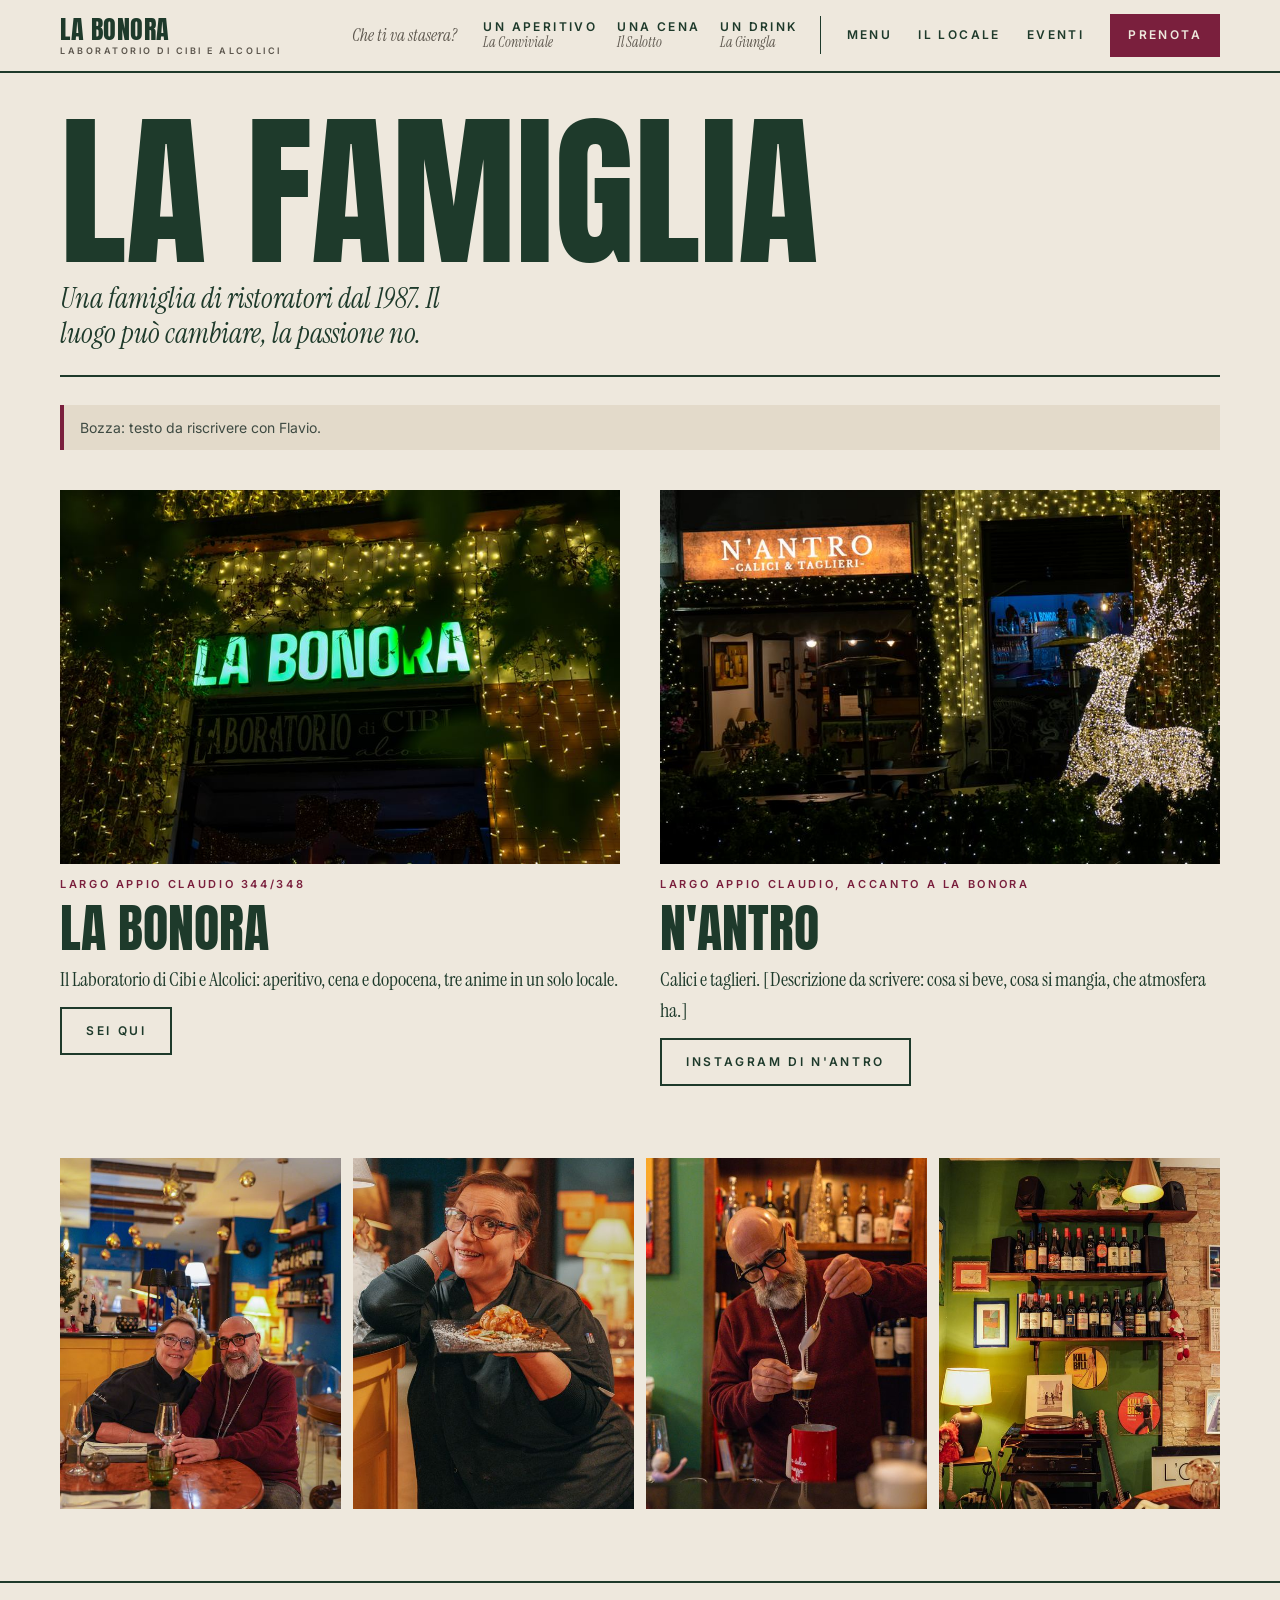
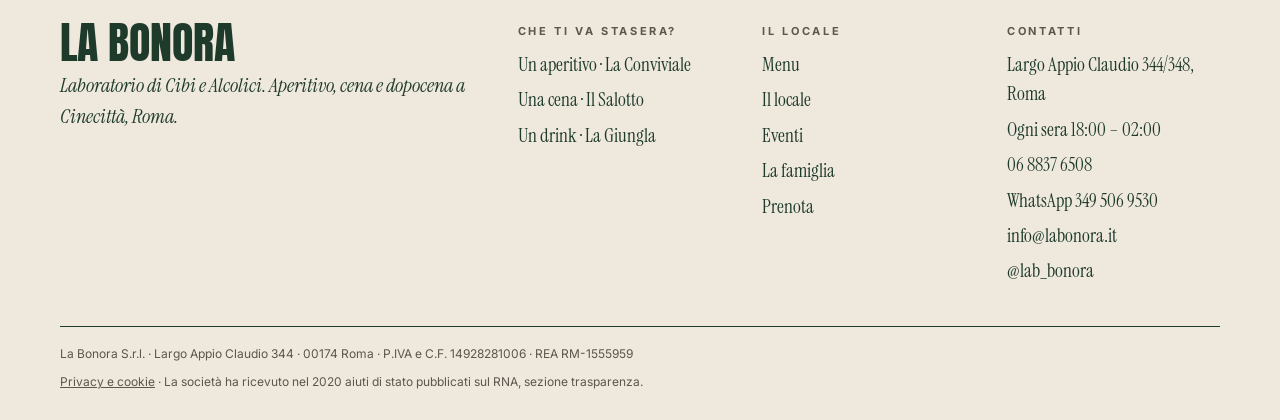
<file: famiglia.html>
<!doctype html>
<html lang="it">
<head>
<meta charset="utf-8">
<meta name="viewport" content="width=device-width, initial-scale=1, viewport-fit=cover">
<title>La famiglia · La Bonora</title>
<meta name="claude:viewport-fit-sides" content="cover">
<meta name="robots" content="noindex, nofollow">
<meta name="description" content="La Bonora e N'Antro, calici e taglieri: due locali della famiglia Pulicati, uno accanto all'altro a Largo Appio Claudio, Roma.">
<link rel="canonical" href="https://www.labonora.it/famiglia.html">
<meta property="og:title" content="La famiglia · La Bonora"><meta property="og:description" content="La Bonora e N'Antro, calici e taglieri: due locali della famiglia Pulicati, uno accanto all'altro a Largo Appio Claudio, Roma."><meta property="og:type" content="website"><meta property="og:locale" content="it_IT">
<link rel="preconnect" href="https://fonts.googleapis.com"><link rel="preconnect" href="https://fonts.gstatic.com" crossorigin><link rel="stylesheet" href="https://fonts.googleapis.com/css2?family=Anton&family=Instrument+Serif:ital@0;1&family=Inter:wght@400;600;700&display=swap">
<link rel="stylesheet" href="assets/style.css">
</head>
<body>
<header class="top"><div class="wrap">
<a class="logo" href="index.html">La Bonora<small>Laboratorio di Cibi e Alcolici</small></a>
<button class="menu-btn" type="button" aria-expanded="false" aria-controls="nav">Menu</button>
<nav class="nav" id="nav" aria-label="Principale"><span class="ask">Che ti va stasera?</span><div class="want"><a href="conviviale.html"><span>Un aperitivo</span><small>La Conviviale</small></a><a href="salotto.html"><span>Una cena</span><small>Il Salotto</small></a><a href="giungla.html"><span>Un drink</span><small>La Giungla</small></a></div><a href="menu.html">Menu</a><a href="locale.html">Il locale</a><a href="eventi.html">Eventi</a><a class="cta" href="prenota.html">Prenota</a></nav>
</div></header><main>
<div class="wrap"><section style="padding-block:44px 24px;border-bottom:var(--rule);display:flex;flex-wrap:wrap;justify-content:space-between;align-items:flex-end;gap:16px 40px">
<h1 class="d" style="font-size:clamp(72px,13vw,170px)">La famiglia</h1><p class="lead" style="max-width:420px">Una famiglia di ristoratori dal 1987. Il luogo può cambiare, la passione no.</p></section>
<p class="draft" style="margin-top:28px">Bozza: testo da riscrivere con Flavio.</p>
<section class="sec" style="padding-top:40px"><div class="places">
<div class="place"><figure class="photo "><img src="img/ingresso-sera-s.jpg" srcset="img/ingresso-sera-s.jpg 800w, img/ingresso-sera.jpg 1600w" sizes="50vw" alt="L'insegna de La Bonora" loading="lazy" decoding="async" style="object-position:center"></figure><p class="kick wine">Largo Appio Claudio 344/348</p><h3 class="d">La Bonora</h3><p class="s" style="font-size:20px">Il Laboratorio di Cibi e Alcolici: aperitivo, cena e dopocena, tre anime in un solo locale.</p><a class="btn" href="index.html" style="align-self:flex-start">Sei qui</a></div>
<div class="place"><figure class="photo "><img src="img/nantro-s.jpg" srcset="img/nantro-s.jpg 800w, img/nantro.jpg 1600w" sizes="50vw" alt="L'insegna di N'Antro, calici e taglieri" loading="lazy" decoding="async" style="object-position:center 30%"></figure><p class="kick wine">Largo Appio Claudio, accanto a La Bonora</p><h3 class="d">N'Antro</h3><p class="s" style="font-size:20px">Calici e taglieri. [Descrizione da scrivere: cosa si beve, cosa si mangia, che atmosfera ha.]</p><a class="btn" href="#" style="align-self:flex-start">Instagram di N'Antro</a></div>
</div></section>
<section class="sec"><div class="strip"><figure class="photo "><img src="img/famiglia-tavola-s.jpg" srcset="img/famiglia-tavola-s.jpg 800w, img/famiglia-tavola.jpg 1600w" sizes="25vw" alt="A tavola" loading="lazy" decoding="async" style="object-position:center"></figure><figure class="photo "><img src="img/cuoca-s.jpg" srcset="img/cuoca-s.jpg 800w, img/cuoca.jpg 1600w" sizes="25vw" alt="In cucina" loading="lazy" decoding="async" style="object-position:center"></figure><figure class="photo "><img src="img/caffe-s.jpg" srcset="img/caffe-s.jpg 800w, img/caffe.jpg 1600w" sizes="25vw" alt="Il caffè" loading="lazy" decoding="async" style="object-position:center"></figure><figure class="photo "><img src="img/salotto-sala-s.jpg" srcset="img/salotto-sala-s.jpg 800w, img/salotto-sala.jpg 1600w" sizes="25vw" alt="La sala di N'Antro" loading="lazy" decoding="async" style="object-position:center"></figure></div></section>
</div></main><footer class="foot"><div class="wrap">
<div class="foot-grid">
<div><p class="d" style="font-size:44px">La Bonora</p><p class="s it" style="font-size:20px;margin-top:8px">Laboratorio di Cibi e Alcolici. Aperitivo, cena e dopocena a Cinecittà, Roma.</p></div>
<div><h4>Che ti va stasera?</h4><ul><li><a href="conviviale.html">Un aperitivo · La Conviviale</a></li><li><a href="salotto.html">Una cena · Il Salotto</a></li><li><a href="giungla.html">Un drink · La Giungla</a></li></ul></div>
<div><h4>Il locale</h4><ul><li><a href="menu.html">Menu</a></li><li><a href="locale.html">Il locale</a></li><li><a href="eventi.html">Eventi</a></li><li><a href="famiglia.html">La famiglia</a></li><li><a href="prenota.html">Prenota</a></li></ul></div>
<div><h4>Contatti</h4><ul><li>Largo Appio Claudio 344/348, Roma</li><li>Ogni sera 18:00 – 02:00</li><li><a href="tel:+390688376508">06 8837 6508</a></li><li><a href="https://wa.me/393495069530">WhatsApp 349 506 9530</a></li><li><a href="mailto:info@labonora.it">info@labonora.it</a></li><li><a href="https://www.instagram.com/lab_bonora/">@lab_bonora</a></li></ul></div>
</div>
<div class="legal"><span>La Bonora S.r.l. · Largo Appio Claudio 344 · 00174 Roma · P.IVA e C.F. 14928281006 · REA RM-1555959</span><span><a href="privacy.html">Privacy e cookie</a> · La società ha ricevuto nel 2020 aiuti di stato pubblicati sul RNA, sezione trasparenza.</span></div>
</div></footer>
<nav class="actionbar" aria-label="Azioni rapide"><a class="fill" href="prenota.html">Prenota</a><a href="https://wa.me/393495069530">WhatsApp</a><a href="tel:+390688376508">Chiama</a></nav>
<script>window.BONORA_API="https://script.google.com/macros/s/AKfycbwBWhMcpWKMKW-WkmyquVJ0OcdDrXVG7q4vhqIcb7bNOMID-pIekJxQ5zXmHfZaMXQc/exec";</script><script src="assets/menu-data.js"></script><script src="assets/site.js"></script>
</body>
</html>
</file>
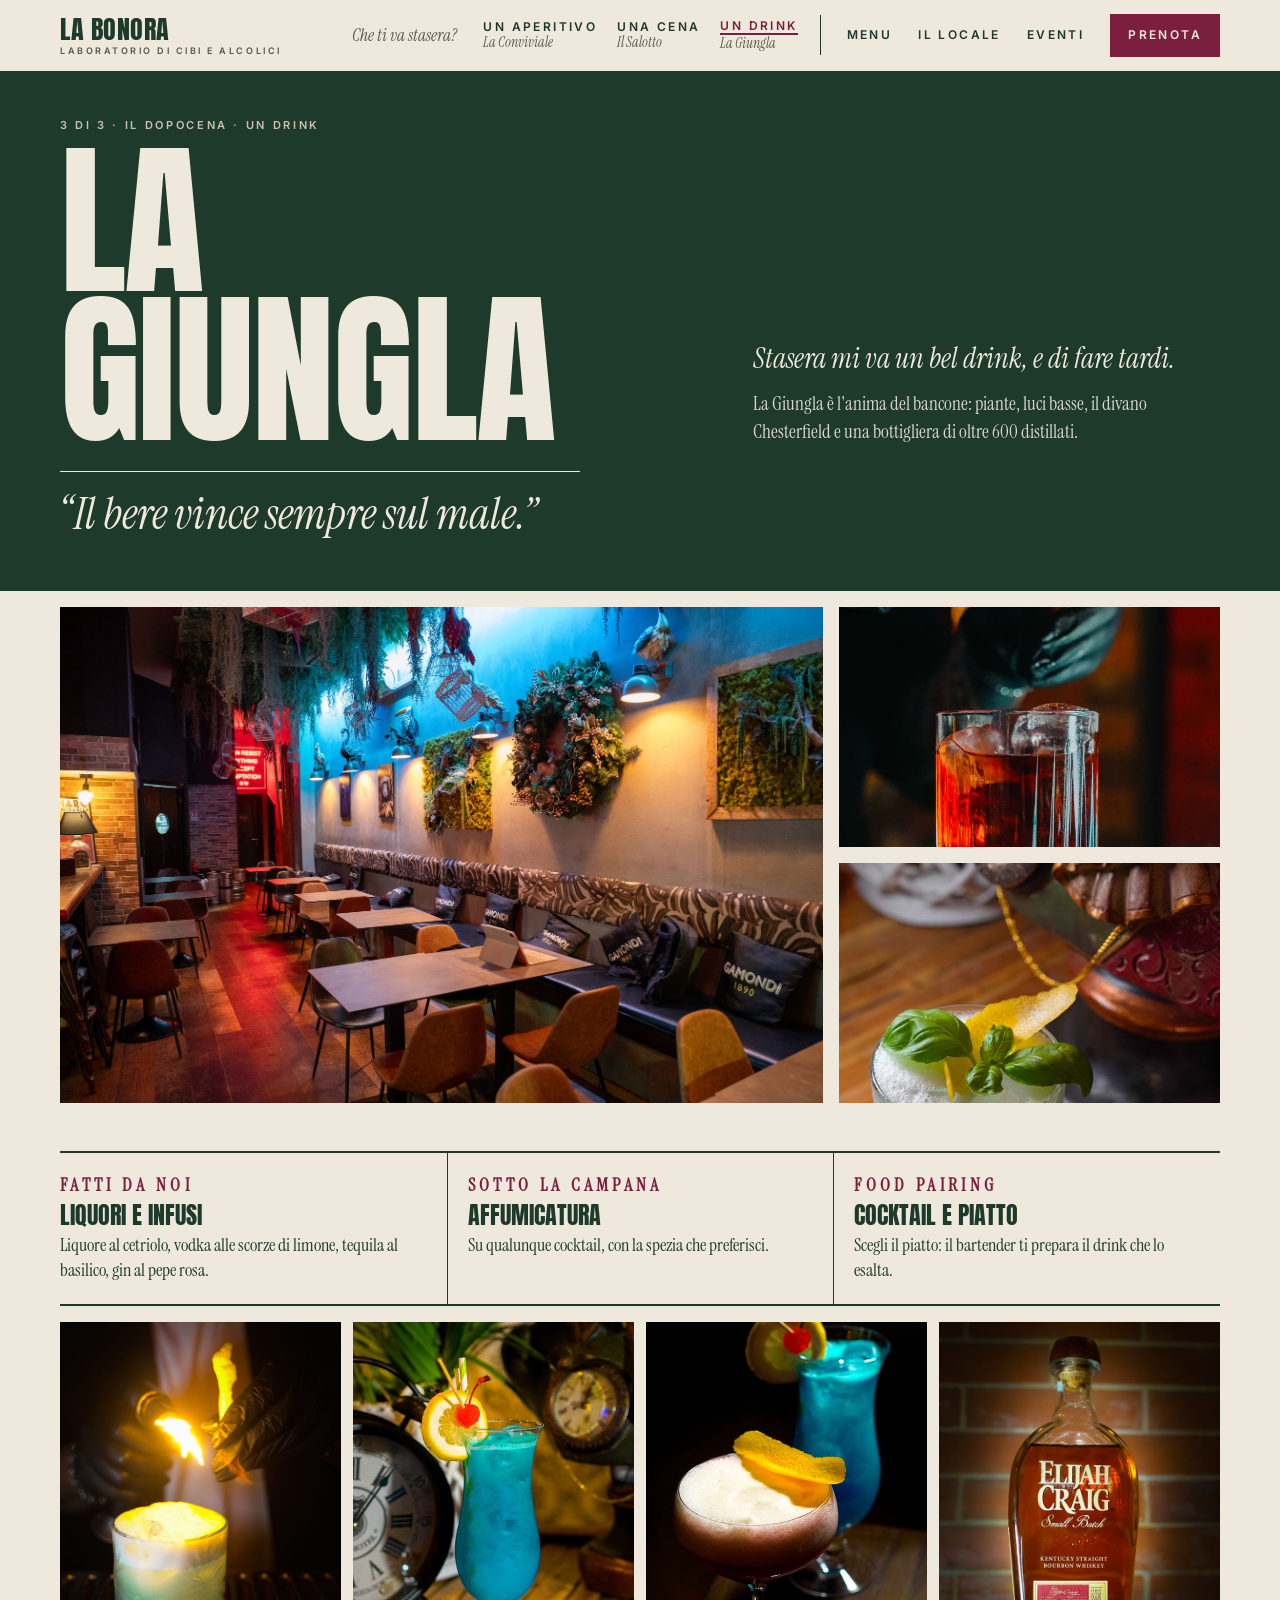
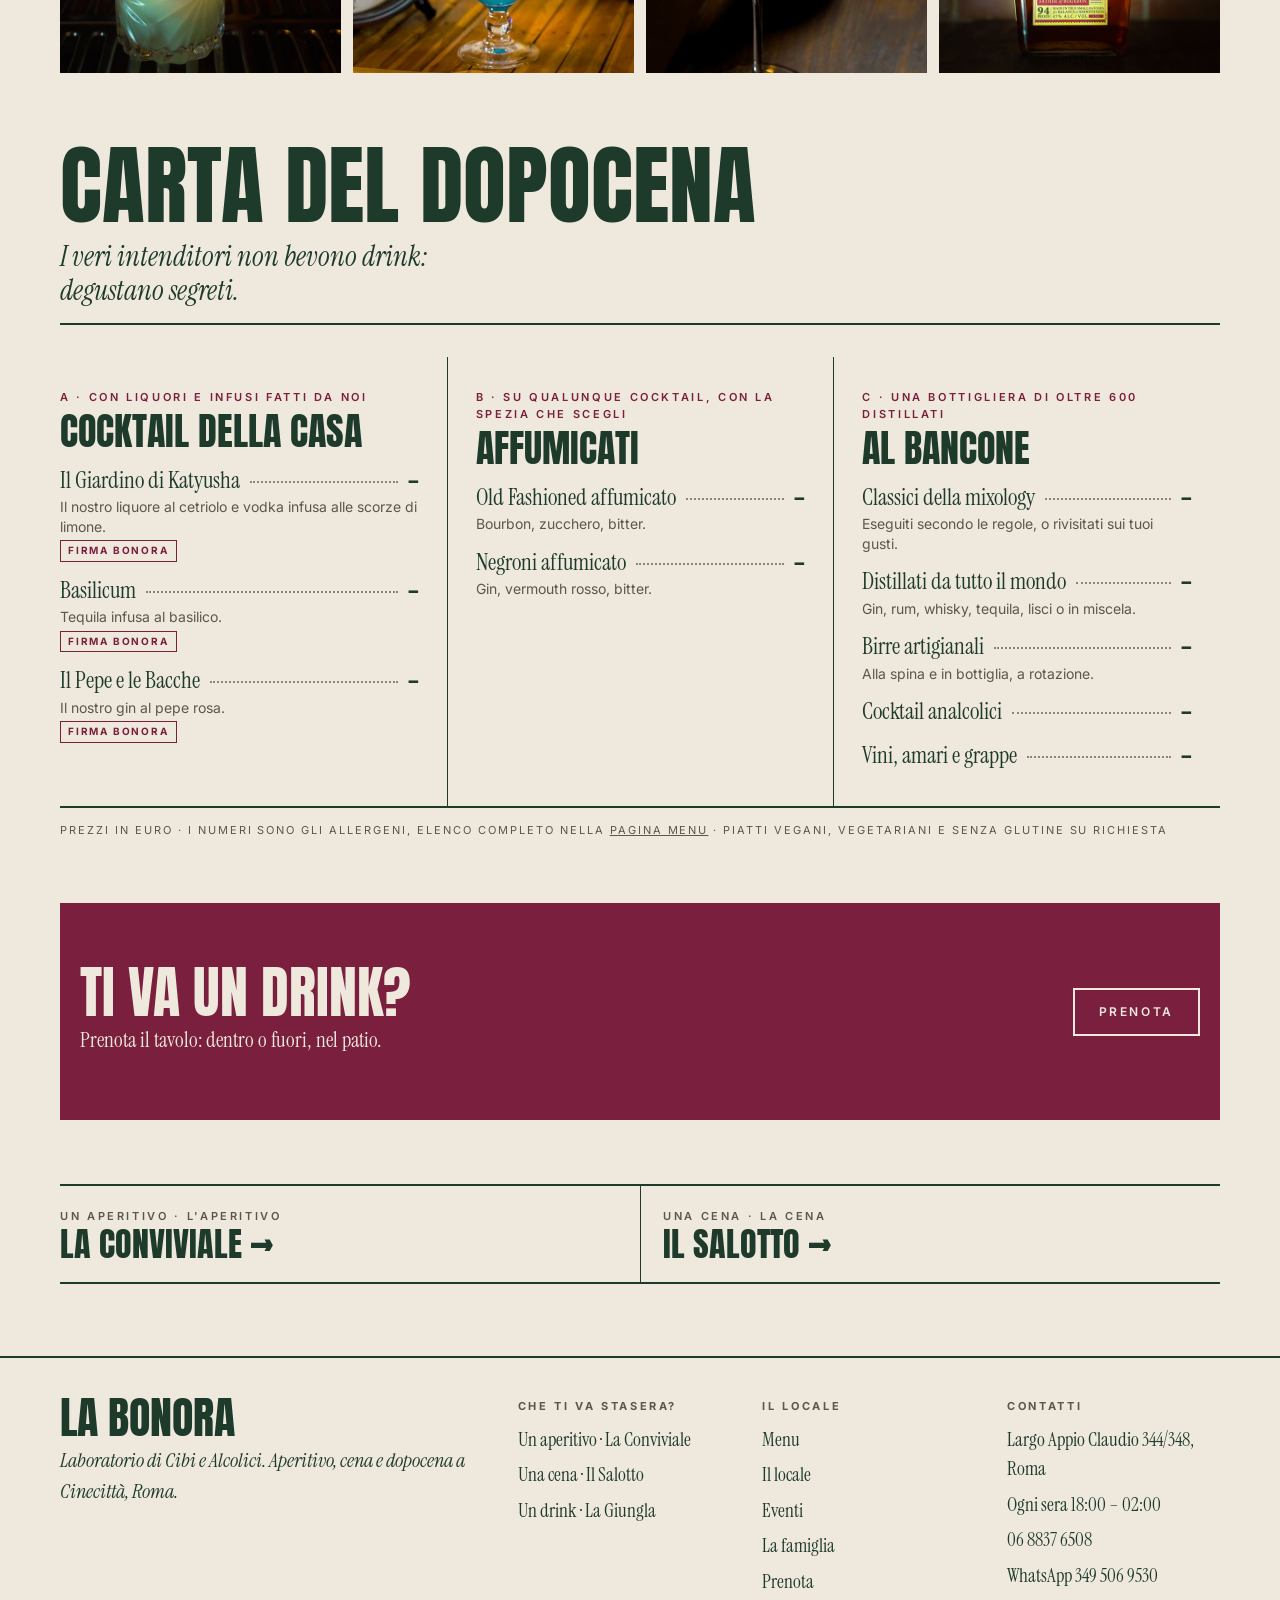
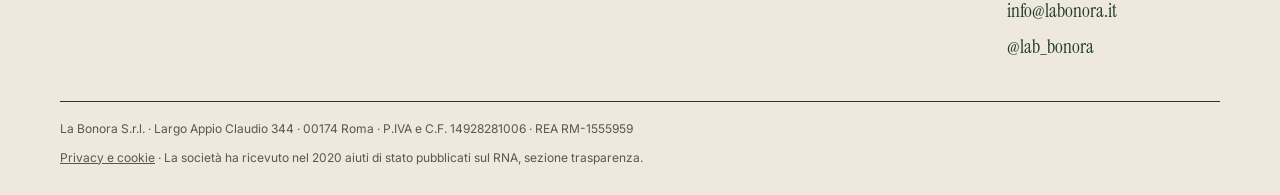
<file: giungla.html>
<!doctype html>
<html lang="it">
<head>
<meta charset="utf-8">
<meta name="viewport" content="width=device-width, initial-scale=1, viewport-fit=cover">
<title>Cocktail bar a Cinecittà aperto fino alle 02 · La Giungla · La Bonora</title>
<meta name="claude:viewport-fit-sides" content="cover">
<meta name="robots" content="noindex, nofollow">
<meta name="description" content="Il dopocena de La Bonora a Cinecittà: cocktail della casa con infusi fatti da noi, drink affumicati e oltre 600 distillati. Aperti fino alle 02.">
<link rel="canonical" href="https://www.labonora.it/giungla.html">
<meta property="og:title" content="Cocktail bar a Cinecittà aperto fino alle 02 · La Giungla · La Bonora"><meta property="og:description" content="Il dopocena de La Bonora a Cinecittà: cocktail della casa con infusi fatti da noi, drink affumicati e oltre 600 distillati. Aperti fino alle 02."><meta property="og:type" content="website"><meta property="og:locale" content="it_IT">
<link rel="preconnect" href="https://fonts.googleapis.com"><link rel="preconnect" href="https://fonts.gstatic.com" crossorigin><link rel="stylesheet" href="https://fonts.googleapis.com/css2?family=Anton&family=Instrument+Serif:ital@0;1&family=Inter:wght@400;600;700&display=swap">
<link rel="stylesheet" href="assets/style.css">
</head>
<body>
<header class="top"><div class="wrap">
<a class="logo" href="index.html">La Bonora<small>Laboratorio di Cibi e Alcolici</small></a>
<button class="menu-btn" type="button" aria-expanded="false" aria-controls="nav">Menu</button>
<nav class="nav" id="nav" aria-label="Principale"><span class="ask">Che ti va stasera?</span><div class="want"><a href="conviviale.html"><span>Un aperitivo</span><small>La Conviviale</small></a><a href="salotto.html"><span>Una cena</span><small>Il Salotto</small></a><a href="giungla.html" aria-current="page"><span>Un drink</span><small>La Giungla</small></a></div><a href="menu.html">Menu</a><a href="locale.html">Il locale</a><a href="eventi.html">Eventi</a><a class="cta" href="prenota.html">Prenota</a></nav>
</div></header><main>
<section class="room-hero ink"><div class="wrap">
<p class="kick">3 di 3 · Il dopocena · Un drink</p>
<div class="room-hero-grid"><h1 class="d">La<br>Giungla</h1><div><p class="lead">Stasera mi va un bel drink, e di fare tardi.</p><p class="s" style="font-size:19px;line-height:1.45;margin-top:14px;opacity:.9">La Giungla è l'anima del bancone: piante, luci basse, il divano Chesterfield e una bottigliera di oltre 600 distillati.</p></div></div>
<p class="motto-big">“Il bere vince sempre sul male.”</p>
</div></section>
<div class="wrap">
<div class="gallery"><figure class="photo "><img src="img/giungla-sala-s.jpg" srcset="img/giungla-sala-s.jpg 800w, img/giungla-sala.jpg 1600w" sizes="(max-width:760px) 100vw, 66vw" alt="La sala verde con le piante e i tavoli" loading="lazy" decoding="async" style="object-position:center 50%"></figure><figure class="photo "><img src="img/negroni-fiamma-s.jpg" srcset="img/negroni-fiamma-s.jpg 800w, img/negroni-fiamma.jpg 1600w" sizes="(max-width:760px) 100vw, 33vw" alt="Un Negroni con la scorza flambata" loading="lazy" decoding="async" style="object-position:center"></figure><figure class="photo "><img src="img/basilico-orologio-s.jpg" srcset="img/basilico-orologio-s.jpg 800w, img/basilico-orologio.jpg 1600w" sizes="(max-width:760px) 100vw, 33vw" alt="Un cocktail al basilico accanto alla sveglia" loading="lazy" decoding="async" style="object-position:center"></figure></div>
<div class="feature-list"><div><p class="kick wine">Fatti da noi</p><h3>Liquori e infusi</h3><p>Liquore al cetriolo, vodka alle scorze di limone, tequila al basilico, gin al pepe rosa.</p></div><div><p class="kick wine">Sotto la campana</p><h3>Affumicatura</h3><p>Su qualunque cocktail, con la spezia che preferisci.</p></div><div><p class="kick wine">Food pairing</p><h3>Cocktail e piatto</h3><p>Scegli il piatto: il bartender ti prepara il drink che lo esalta.</p></div></div>
<div class="strip" style="margin-top:16px"><figure class="photo "><img src="img/fiamma-s.jpg" srcset="img/fiamma-s.jpg 800w, img/fiamma.jpg 1600w" sizes="25vw" alt="Un cocktail flambato" loading="lazy" decoding="async" style="object-position:center"></figure><figure class="photo "><img src="img/tiki-s.jpg" srcset="img/tiki-s.jpg 800w, img/tiki.jpg 1600w" sizes="25vw" alt="Un tiki drink blu" loading="lazy" decoding="async" style="object-position:center"></figure><figure class="photo "><img src="img/sour-s.jpg" srcset="img/sour-s.jpg 800w, img/sour.jpg 1600w" sizes="25vw" alt="Due sour al bancone" loading="lazy" decoding="async" style="object-position:center"></figure><figure class="photo "><img src="img/bourbon-s.jpg" srcset="img/bourbon-s.jpg 800w, img/bourbon.jpg 1600w" sizes="25vw" alt="Una bottiglia di bourbon" loading="lazy" decoding="async" style="object-position:center"></figure></div>
<section class="sec" aria-labelledby="carta-h">
<div class="sec-head"><h2 class="d" id="carta-h">Carta del dopocena</h2><p class="lead">I veri intenditori non bevono drink: degustano segreti.</p></div>
<div data-menu="sala:giungla" data-cols="3"><p class="note-line">Caricamento del menu…</p></div>
<p class="note-line">Prezzi in euro · i numeri sono gli allergeni, elenco completo nella <a href="menu.html#allergeni">pagina Menu</a> · piatti vegani, vegetariani e senza glutine su richiesta</p>
</section>
<section class="band wine" style="margin-top:64px" aria-label="Prenota"><div style="display:flex;flex-wrap:wrap;justify-content:space-between;align-items:center;gap:24px;padding-left:max(20px,env(safe-area-inset-left,0px));padding-right:max(20px,env(safe-area-inset-right,0px))">
<div><h2 class="d" style="font-size:clamp(36px,5vw,56px)">Ti va un drink?</h2><p class="s" style="font-size:21px;margin-top:6px">Prenota il tavolo: dentro o fuori, nel patio.</p></div>
<a class="btn light" href="prenota.html#dopocena">Prenota</a>
</div></section>
<nav class="others" aria-label="Le altre anime"><a href="conviviale.html"><p class="kick">Un aperitivo · l'aperitivo</p><p class="d">La Conviviale →</p></a><a href="salotto.html"><p class="kick">Una cena · la cena</p><p class="d">Il Salotto →</p></a></nav>
</div></main><footer class="foot"><div class="wrap">
<div class="foot-grid">
<div><p class="d" style="font-size:44px">La Bonora</p><p class="s it" style="font-size:20px;margin-top:8px">Laboratorio di Cibi e Alcolici. Aperitivo, cena e dopocena a Cinecittà, Roma.</p></div>
<div><h4>Che ti va stasera?</h4><ul><li><a href="conviviale.html">Un aperitivo · La Conviviale</a></li><li><a href="salotto.html">Una cena · Il Salotto</a></li><li><a href="giungla.html">Un drink · La Giungla</a></li></ul></div>
<div><h4>Il locale</h4><ul><li><a href="menu.html">Menu</a></li><li><a href="locale.html">Il locale</a></li><li><a href="eventi.html">Eventi</a></li><li><a href="famiglia.html">La famiglia</a></li><li><a href="prenota.html">Prenota</a></li></ul></div>
<div><h4>Contatti</h4><ul><li>Largo Appio Claudio 344/348, Roma</li><li>Ogni sera 18:00 – 02:00</li><li><a href="tel:+390688376508">06 8837 6508</a></li><li><a href="https://wa.me/393495069530">WhatsApp 349 506 9530</a></li><li><a href="mailto:info@labonora.it">info@labonora.it</a></li><li><a href="https://www.instagram.com/lab_bonora/">@lab_bonora</a></li></ul></div>
</div>
<div class="legal"><span>La Bonora S.r.l. · Largo Appio Claudio 344 · 00174 Roma · P.IVA e C.F. 14928281006 · REA RM-1555959</span><span><a href="privacy.html">Privacy e cookie</a> · La società ha ricevuto nel 2020 aiuti di stato pubblicati sul RNA, sezione trasparenza.</span></div>
</div></footer>
<nav class="actionbar" aria-label="Azioni rapide"><a class="fill" href="prenota.html">Prenota</a><a href="https://wa.me/393495069530">WhatsApp</a><a href="tel:+390688376508">Chiama</a></nav>
<script>window.BONORA_API="https://script.google.com/macros/s/AKfycbwBWhMcpWKMKW-WkmyquVJ0OcdDrXVG7q4vhqIcb7bNOMID-pIekJxQ5zXmHfZaMXQc/exec";</script><script src="assets/menu-data.js"></script><script src="assets/site.js"></script>
</body>
</html>
</file>
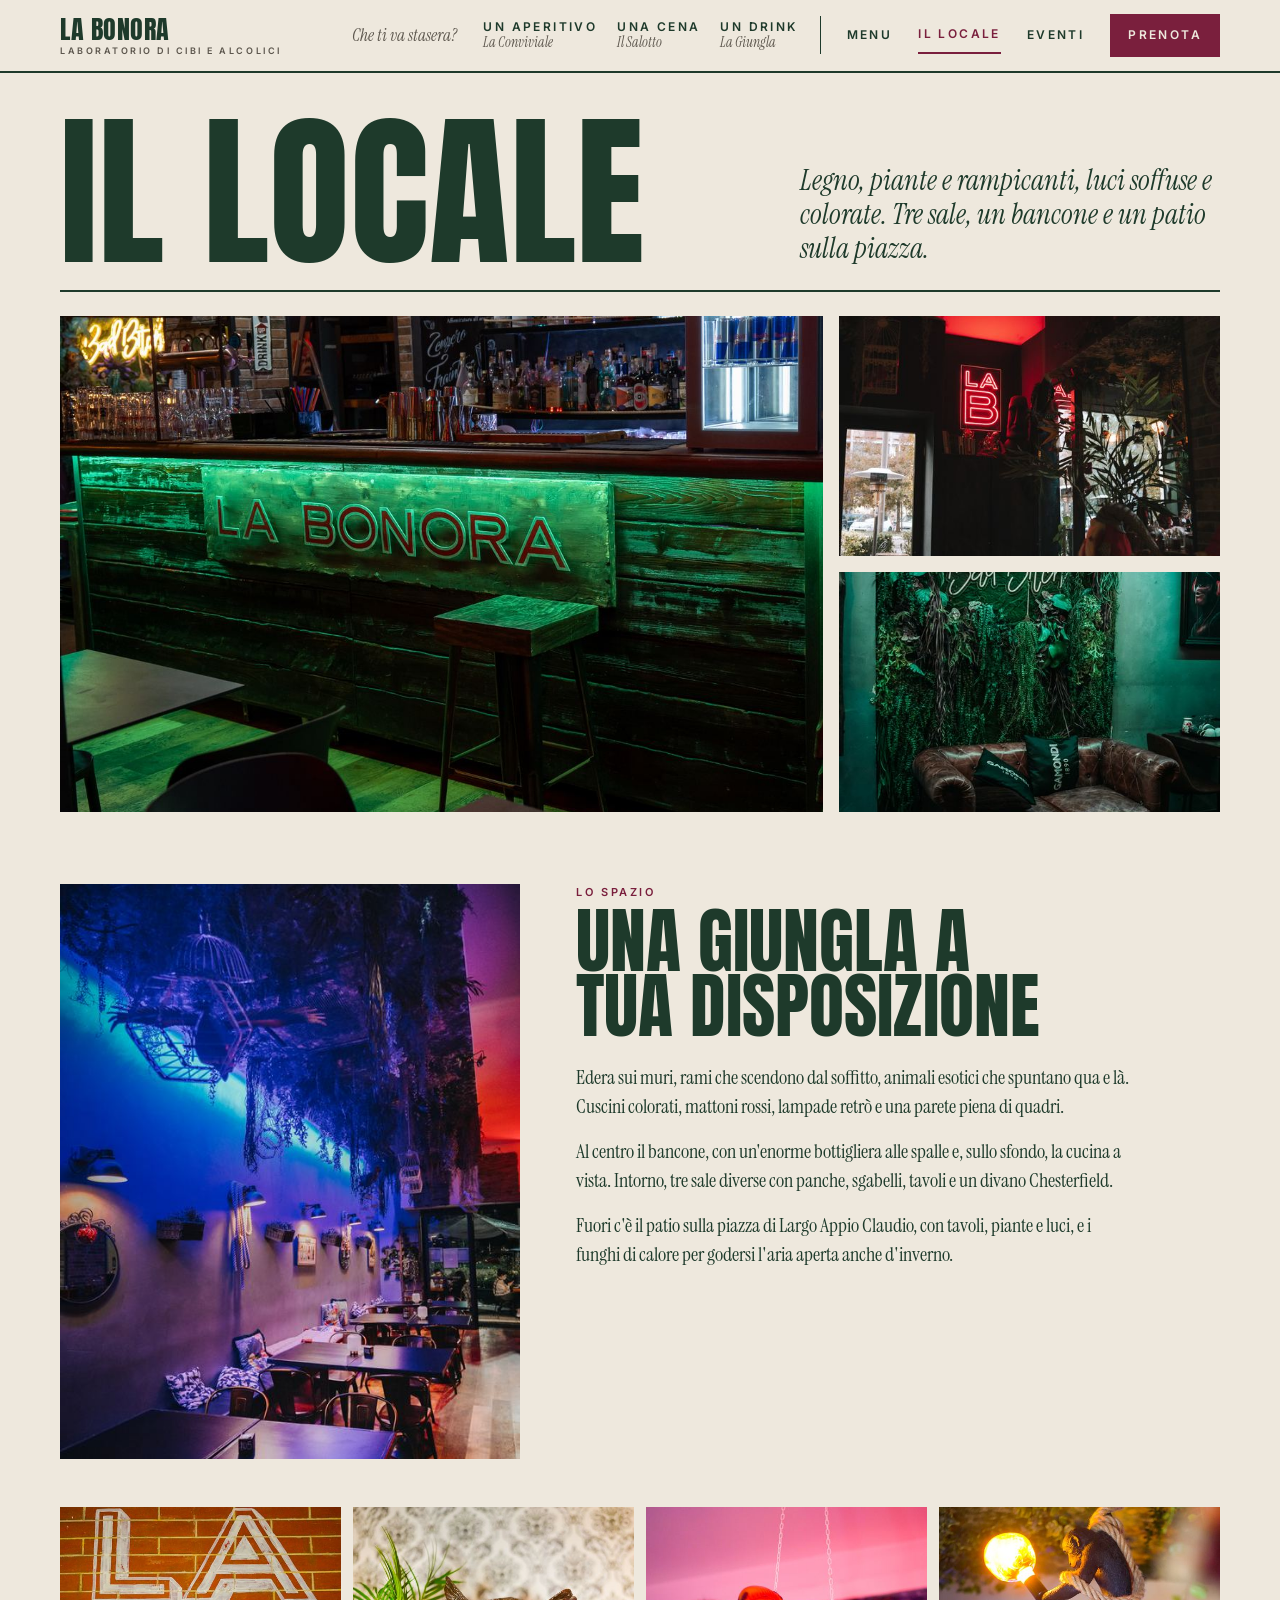
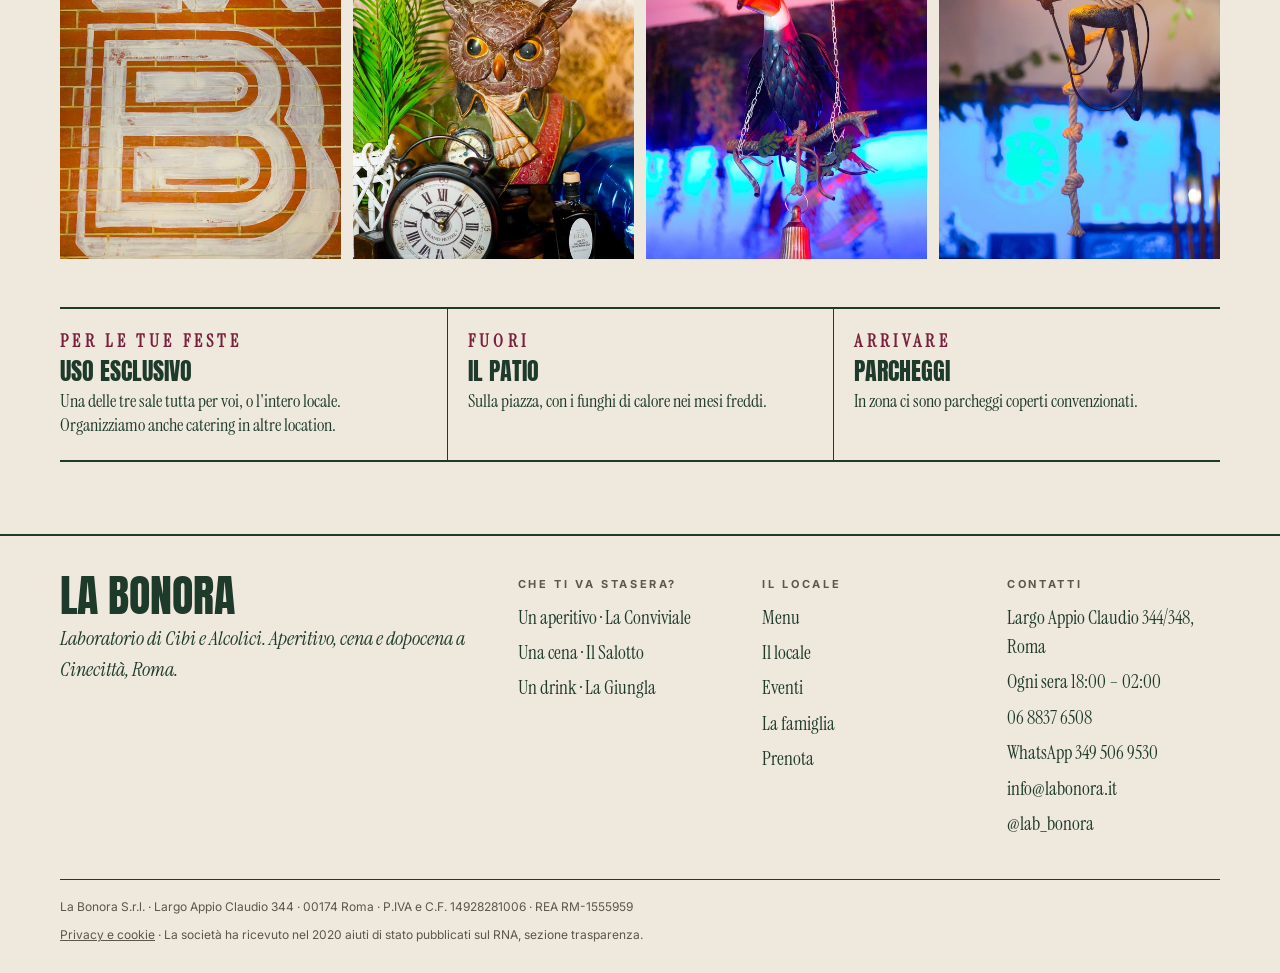
<file: locale.html>
<!doctype html>
<html lang="it">
<head>
<meta charset="utf-8">
<meta name="viewport" content="width=device-width, initial-scale=1, viewport-fit=cover">
<title>Il locale · La Bonora</title>
<meta name="claude:viewport-fit-sides" content="cover">
<meta name="robots" content="noindex, nofollow">
<meta name="description" content="Il locale de La Bonora a Largo Appio Claudio: tre sale, il bancone con 600 distillati, la cucina a vista e il patio sulla piazza. Feste private e parcheggi convenzionati.">
<link rel="canonical" href="https://www.labonora.it/locale.html">
<meta property="og:title" content="Il locale · La Bonora"><meta property="og:description" content="Il locale de La Bonora a Largo Appio Claudio: tre sale, il bancone con 600 distillati, la cucina a vista e il patio sulla piazza. Feste private e parcheggi convenzionati."><meta property="og:type" content="website"><meta property="og:locale" content="it_IT">
<link rel="preconnect" href="https://fonts.googleapis.com"><link rel="preconnect" href="https://fonts.gstatic.com" crossorigin><link rel="stylesheet" href="https://fonts.googleapis.com/css2?family=Anton&family=Instrument+Serif:ital@0;1&family=Inter:wght@400;600;700&display=swap">
<link rel="stylesheet" href="assets/style.css">
</head>
<body>
<header class="top"><div class="wrap">
<a class="logo" href="index.html">La Bonora<small>Laboratorio di Cibi e Alcolici</small></a>
<button class="menu-btn" type="button" aria-expanded="false" aria-controls="nav">Menu</button>
<nav class="nav" id="nav" aria-label="Principale"><span class="ask">Che ti va stasera?</span><div class="want"><a href="conviviale.html"><span>Un aperitivo</span><small>La Conviviale</small></a><a href="salotto.html"><span>Una cena</span><small>Il Salotto</small></a><a href="giungla.html"><span>Un drink</span><small>La Giungla</small></a></div><a href="menu.html">Menu</a><a href="locale.html" aria-current="page">Il locale</a><a href="eventi.html">Eventi</a><a class="cta" href="prenota.html">Prenota</a></nav>
</div></header><main>
<div class="wrap"><section style="padding-block:44px 24px;border-bottom:var(--rule);display:flex;flex-wrap:wrap;justify-content:space-between;align-items:flex-end;gap:16px 40px">
<h1 class="d" style="font-size:clamp(72px,13vw,170px)">Il locale</h1><p class="lead" style="max-width:420px">Legno, piante e rampicanti, luci soffuse e colorate. Tre sale, un bancone e un patio sulla piazza.</p></section>
<div class="gallery" style="padding-top:24px"><figure class="photo "><img src="img/bancone-2-s.jpg" srcset="img/bancone-2-s.jpg 800w, img/bancone-2.jpg 1600w" sizes="66vw" alt="Il bancone verde con la scritta La Bonora" loading="lazy" decoding="async" style="object-position:center 60%"></figure><figure class="photo "><img src="img/lab-neon-s.jpg" srcset="img/lab-neon-s.jpg 800w, img/lab-neon.jpg 1600w" sizes="33vw" alt="Il neon LAB sulla vetrata verso il patio" loading="lazy" decoding="async" style="object-position:center"></figure><figure class="photo "><img src="img/divano-s.jpg" srcset="img/divano-s.jpg 800w, img/divano.jpg 1600w" sizes="33vw" alt="Il divano Chesterfield" loading="lazy" decoding="async" style="object-position:center"></figure></div>
<section class="sec"><div class="split">
<figure class="photo "><img src="img/giungla-blu-s.jpg" srcset="img/giungla-blu-s.jpg 800w, img/giungla-blu.jpg 1600w" sizes="(max-width:760px) 100vw, 50vw" alt="La sala con le gabbie e le luci blu" loading="lazy" decoding="async" style="object-position:center"></figure>
<div>
<p class="kick wine">Lo spazio</p>
<h2 class="d" style="font-size:clamp(44px,6vw,72px);margin:8px 0 24px">Una giungla a tua disposizione</h2>
<div class="body">
<p>Edera sui muri, rami che scendono dal soffitto, animali esotici che spuntano qua e là. Cuscini colorati, mattoni rossi, lampade retrò e una parete piena di quadri.</p>
<p>Al centro il bancone, con un'enorme bottigliera alle spalle e, sullo sfondo, la cucina a vista. Intorno, tre sale diverse con panche, sgabelli, tavoli e un divano Chesterfield.</p>
<p>Fuori c'è il patio sulla piazza di Largo Appio Claudio, con tavoli, piante e luci, e i funghi di calore per godersi l'aria aperta anche d'inverno.</p>
</div>
</div>
</div></section>
<div class="strip" style="margin-top:48px"><figure class="photo "><img src="img/lab-murale-s.jpg" srcset="img/lab-murale-s.jpg 800w, img/lab-murale.jpg 1600w" sizes="25vw" alt="La scritta LAB sul muro di mattoni" loading="lazy" decoding="async" style="object-position:center"></figure><figure class="photo "><img src="img/gufo-s.jpg" srcset="img/gufo-s.jpg 800w, img/gufo.jpg 1600w" sizes="25vw" alt="Il gufo con la sveglia" loading="lazy" decoding="async" style="object-position:center"></figure><figure class="photo "><img src="img/tucano-s.jpg" srcset="img/tucano-s.jpg 800w, img/tucano.jpg 1600w" sizes="25vw" alt="Il tucano sull'altalena" loading="lazy" decoding="async" style="object-position:center"></figure><figure class="photo "><img src="img/scimmia-s.jpg" srcset="img/scimmia-s.jpg 800w, img/scimmia.jpg 1600w" sizes="25vw" alt="La scimmia lampada" loading="lazy" decoding="async" style="object-position:center"></figure></div>
<div class="feature-list">
<div><p class="kick wine">Per le tue feste</p><h3>Uso esclusivo</h3><p>Una delle tre sale tutta per voi, o l'intero locale. Organizziamo anche catering in altre location.</p></div>
<div><p class="kick wine">Fuori</p><h3>Il patio</h3><p>Sulla piazza, con i funghi di calore nei mesi freddi.</p></div>
<div><p class="kick wine">Arrivare</p><h3>Parcheggi</h3><p>In zona ci sono parcheggi coperti convenzionati.</p></div>
</div>
</div></main><footer class="foot"><div class="wrap">
<div class="foot-grid">
<div><p class="d" style="font-size:44px">La Bonora</p><p class="s it" style="font-size:20px;margin-top:8px">Laboratorio di Cibi e Alcolici. Aperitivo, cena e dopocena a Cinecittà, Roma.</p></div>
<div><h4>Che ti va stasera?</h4><ul><li><a href="conviviale.html">Un aperitivo · La Conviviale</a></li><li><a href="salotto.html">Una cena · Il Salotto</a></li><li><a href="giungla.html">Un drink · La Giungla</a></li></ul></div>
<div><h4>Il locale</h4><ul><li><a href="menu.html">Menu</a></li><li><a href="locale.html">Il locale</a></li><li><a href="eventi.html">Eventi</a></li><li><a href="famiglia.html">La famiglia</a></li><li><a href="prenota.html">Prenota</a></li></ul></div>
<div><h4>Contatti</h4><ul><li>Largo Appio Claudio 344/348, Roma</li><li>Ogni sera 18:00 – 02:00</li><li><a href="tel:+390688376508">06 8837 6508</a></li><li><a href="https://wa.me/393495069530">WhatsApp 349 506 9530</a></li><li><a href="mailto:info@labonora.it">info@labonora.it</a></li><li><a href="https://www.instagram.com/lab_bonora/">@lab_bonora</a></li></ul></div>
</div>
<div class="legal"><span>La Bonora S.r.l. · Largo Appio Claudio 344 · 00174 Roma · P.IVA e C.F. 14928281006 · REA RM-1555959</span><span><a href="privacy.html">Privacy e cookie</a> · La società ha ricevuto nel 2020 aiuti di stato pubblicati sul RNA, sezione trasparenza.</span></div>
</div></footer>
<nav class="actionbar" aria-label="Azioni rapide"><a class="fill" href="prenota.html">Prenota</a><a href="https://wa.me/393495069530">WhatsApp</a><a href="tel:+390688376508">Chiama</a></nav>
<script>window.BONORA_API="https://script.google.com/macros/s/AKfycbwBWhMcpWKMKW-WkmyquVJ0OcdDrXVG7q4vhqIcb7bNOMID-pIekJxQ5zXmHfZaMXQc/exec";</script><script src="assets/menu-data.js"></script><script src="assets/site.js"></script>
</body>
</html>
</file>
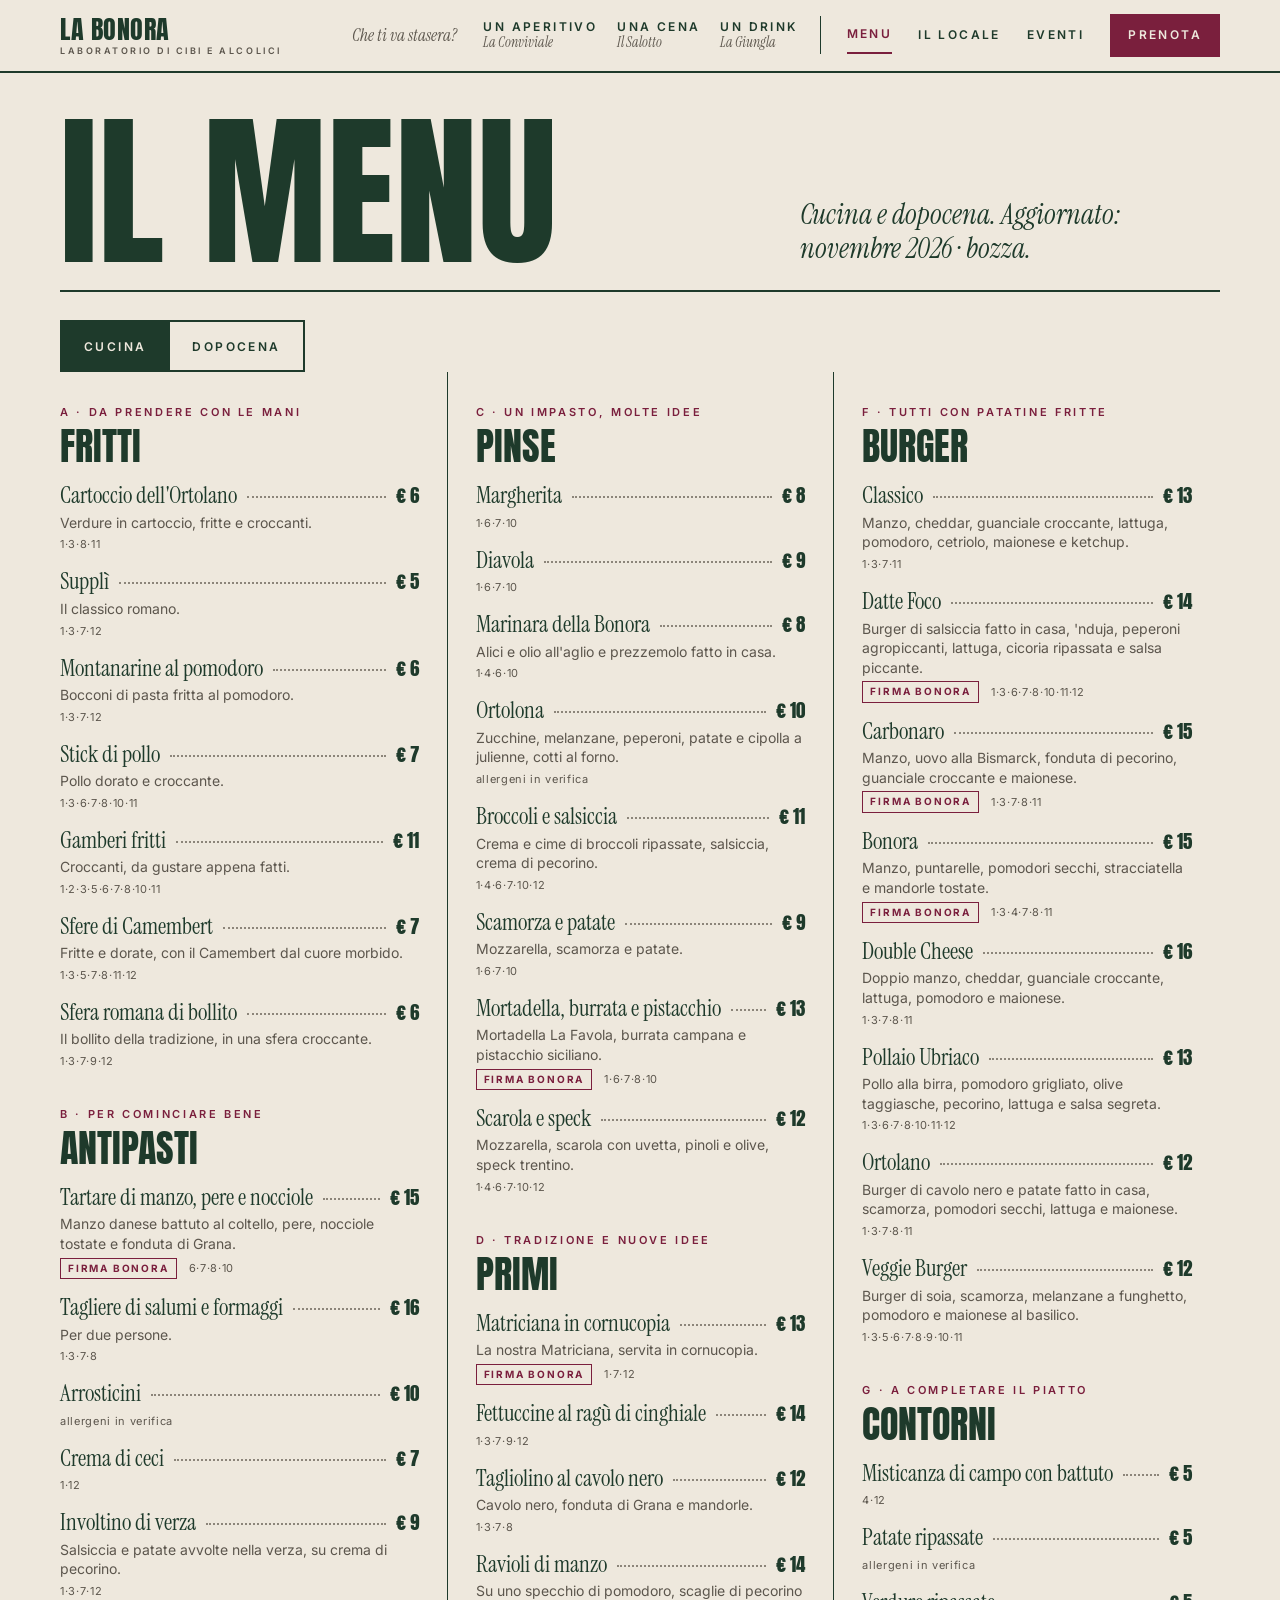
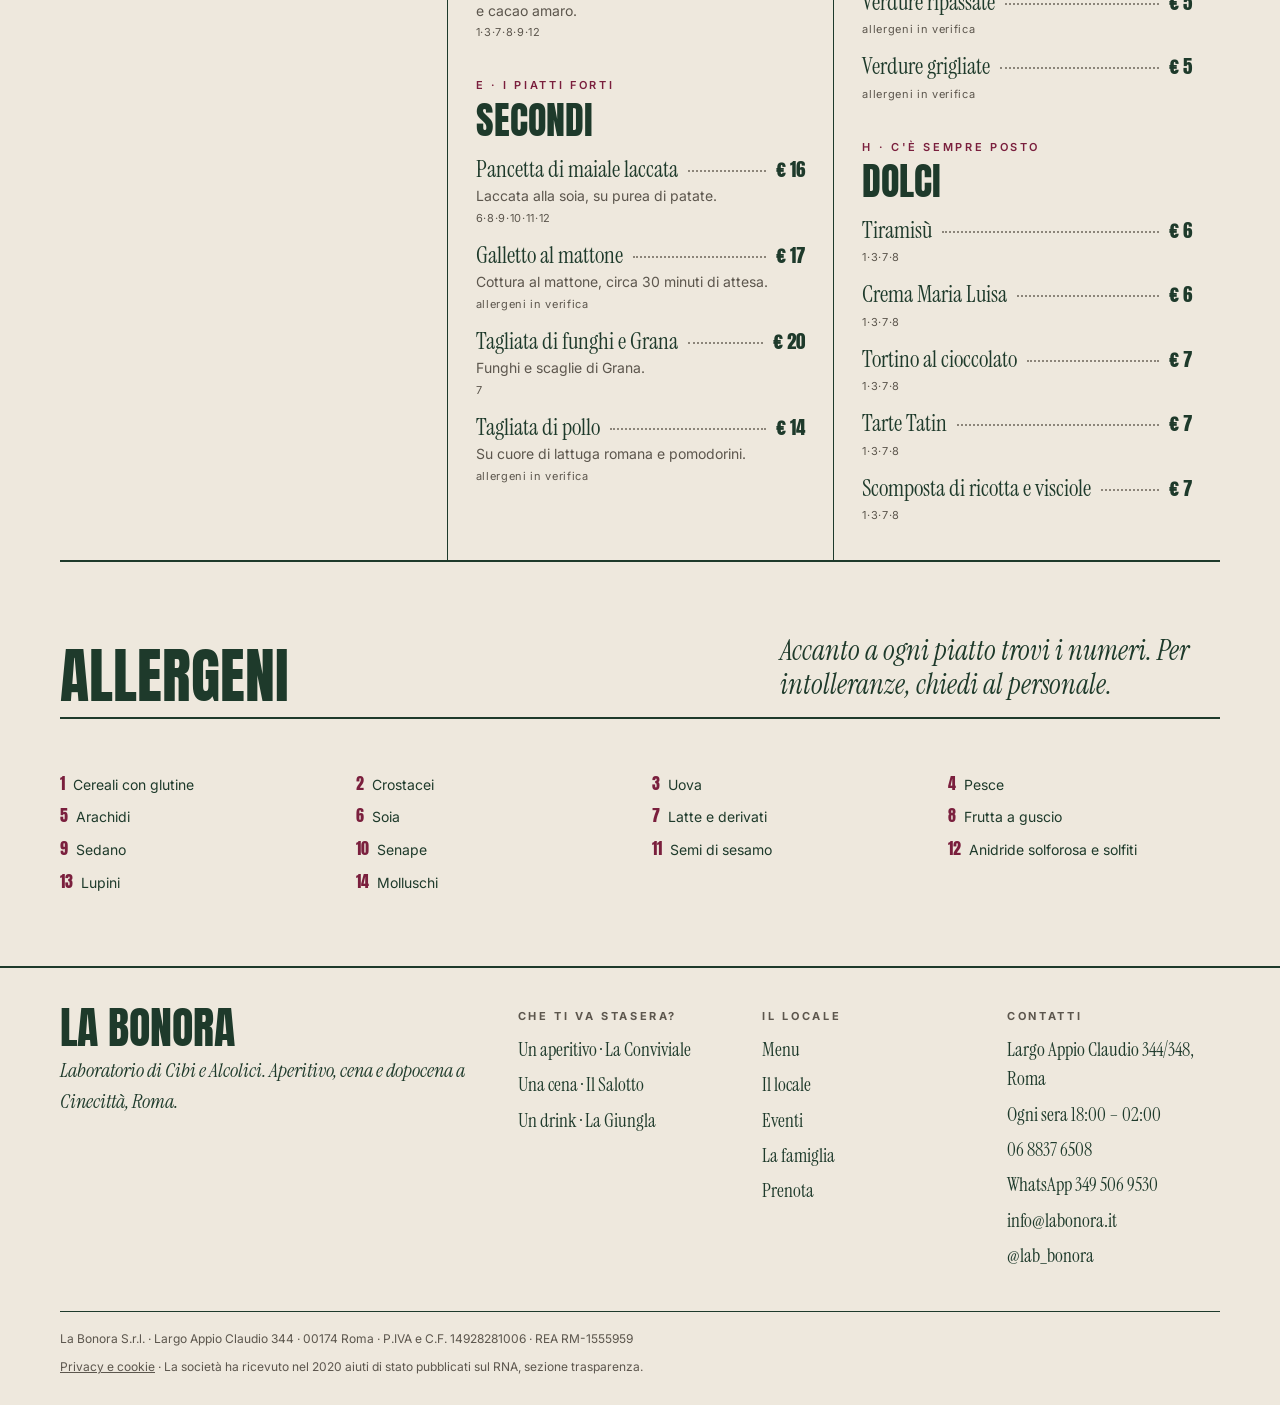
<file: menu.html>
<!doctype html>
<html lang="it">
<head>
<meta charset="utf-8">
<meta name="viewport" content="width=device-width, initial-scale=1, viewport-fit=cover">
<title>Menu · La Bonora</title>
<meta name="claude:viewport-fit-sides" content="cover">
<meta name="robots" content="noindex, nofollow">
<meta name="description" content="Il menu de La Bonora a Cinecittà: fritti, pinse, primi romani, burger, dolci e la carta del dopocena con i cocktail della casa.">
<link rel="canonical" href="https://www.labonora.it/menu.html">
<meta property="og:title" content="Menu · La Bonora"><meta property="og:description" content="Il menu de La Bonora a Cinecittà: fritti, pinse, primi romani, burger, dolci e la carta del dopocena con i cocktail della casa."><meta property="og:type" content="website"><meta property="og:locale" content="it_IT">
<link rel="preconnect" href="https://fonts.googleapis.com"><link rel="preconnect" href="https://fonts.gstatic.com" crossorigin><link rel="stylesheet" href="https://fonts.googleapis.com/css2?family=Anton&family=Instrument+Serif:ital@0;1&family=Inter:wght@400;600;700&display=swap">
<link rel="stylesheet" href="assets/style.css">
</head>
<body>
<header class="top"><div class="wrap">
<a class="logo" href="index.html">La Bonora<small>Laboratorio di Cibi e Alcolici</small></a>
<button class="menu-btn" type="button" aria-expanded="false" aria-controls="nav">Menu</button>
<nav class="nav" id="nav" aria-label="Principale"><span class="ask">Che ti va stasera?</span><div class="want"><a href="conviviale.html"><span>Un aperitivo</span><small>La Conviviale</small></a><a href="salotto.html"><span>Una cena</span><small>Il Salotto</small></a><a href="giungla.html"><span>Un drink</span><small>La Giungla</small></a></div><a href="menu.html" aria-current="page">Menu</a><a href="locale.html">Il locale</a><a href="eventi.html">Eventi</a><a class="cta" href="prenota.html">Prenota</a></nav>
</div></header><main>
<div class="wrap"><section style="padding-block:44px 24px;border-bottom:var(--rule);display:flex;flex-wrap:wrap;justify-content:space-between;align-items:flex-end;gap:16px 40px">
<h1 class="d" style="font-size:clamp(72px,13vw,170px)">Il menu</h1><p class="lead" style="max-width:420px">Cucina e dopocena. Aggiornato: <span data-menu-date>novembre 2026</span>.</p></section>
<div style="padding-top:28px"><div class="tabs" role="tablist" aria-label="Carte">
<button type="button" role="tab" id="t-cucina" aria-controls="p-cucina" aria-selected="true">Cucina</button>
<button type="button" role="tab" id="t-dopocena" aria-controls="p-dopocena" aria-selected="false">Dopocena</button>
</div></div>
<section id="p-cucina" role="tabpanel" aria-labelledby="t-cucina"><div data-menu="cucina" data-cols="3"></div></section>
<section id="p-dopocena" role="tabpanel" aria-labelledby="t-dopocena" hidden><div data-menu="dopocena" data-cols="3"></div><p class="note-line">Prezzi dei drink dalla nuova drink list, da completare</p></section>
<section class="sec" id="allergeni" aria-labelledby="all-h">
<div class="sec-head"><h2 class="d" id="all-h" style="font-size:clamp(40px,5vw,60px)">Allergeni</h2><p class="lead">Accanto a ogni piatto trovi i numeri. Per intolleranze, chiedi al personale.</p></div>
<div class="allergens" data-allergens></div>
</section>
</div></main><footer class="foot"><div class="wrap">
<div class="foot-grid">
<div><p class="d" style="font-size:44px">La Bonora</p><p class="s it" style="font-size:20px;margin-top:8px">Laboratorio di Cibi e Alcolici. Aperitivo, cena e dopocena a Cinecittà, Roma.</p></div>
<div><h4>Che ti va stasera?</h4><ul><li><a href="conviviale.html">Un aperitivo · La Conviviale</a></li><li><a href="salotto.html">Una cena · Il Salotto</a></li><li><a href="giungla.html">Un drink · La Giungla</a></li></ul></div>
<div><h4>Il locale</h4><ul><li><a href="menu.html">Menu</a></li><li><a href="locale.html">Il locale</a></li><li><a href="eventi.html">Eventi</a></li><li><a href="famiglia.html">La famiglia</a></li><li><a href="prenota.html">Prenota</a></li></ul></div>
<div><h4>Contatti</h4><ul><li>Largo Appio Claudio 344/348, Roma</li><li>Ogni sera 18:00 – 02:00</li><li><a href="tel:+390688376508">06 8837 6508</a></li><li><a href="https://wa.me/393495069530">WhatsApp 349 506 9530</a></li><li><a href="mailto:info@labonora.it">info@labonora.it</a></li><li><a href="https://www.instagram.com/lab_bonora/">@lab_bonora</a></li></ul></div>
</div>
<div class="legal"><span>La Bonora S.r.l. · Largo Appio Claudio 344 · 00174 Roma · P.IVA e C.F. 14928281006 · REA RM-1555959</span><span><a href="privacy.html">Privacy e cookie</a> · La società ha ricevuto nel 2020 aiuti di stato pubblicati sul RNA, sezione trasparenza.</span></div>
</div></footer>
<nav class="actionbar" aria-label="Azioni rapide"><a class="fill" href="prenota.html">Prenota</a><a href="https://wa.me/393495069530">WhatsApp</a><a href="tel:+390688376508">Chiama</a></nav>
<script>window.BONORA_API="https://script.google.com/macros/s/AKfycbwBWhMcpWKMKW-WkmyquVJ0OcdDrXVG7q4vhqIcb7bNOMID-pIekJxQ5zXmHfZaMXQc/exec";</script><script src="assets/menu-data.js"></script><script src="assets/site.js"></script>
</body>
</html>
</file>
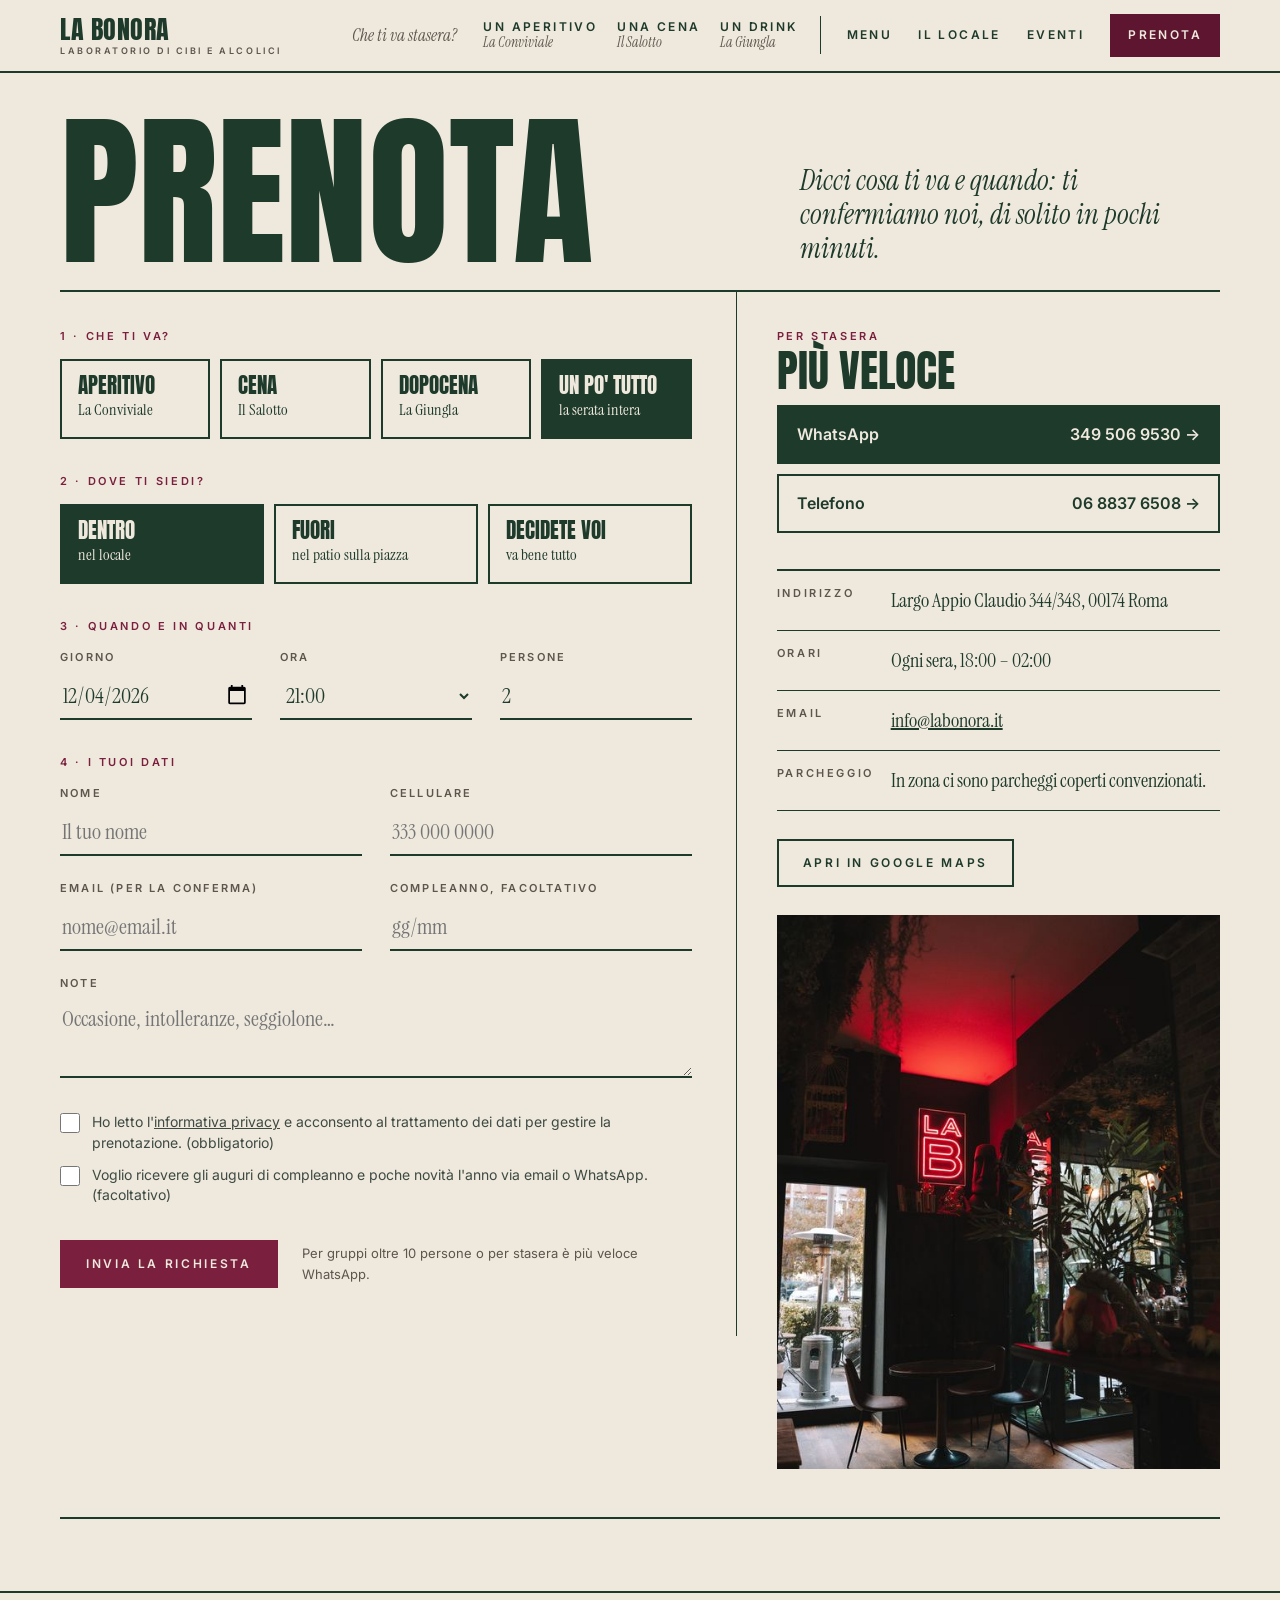
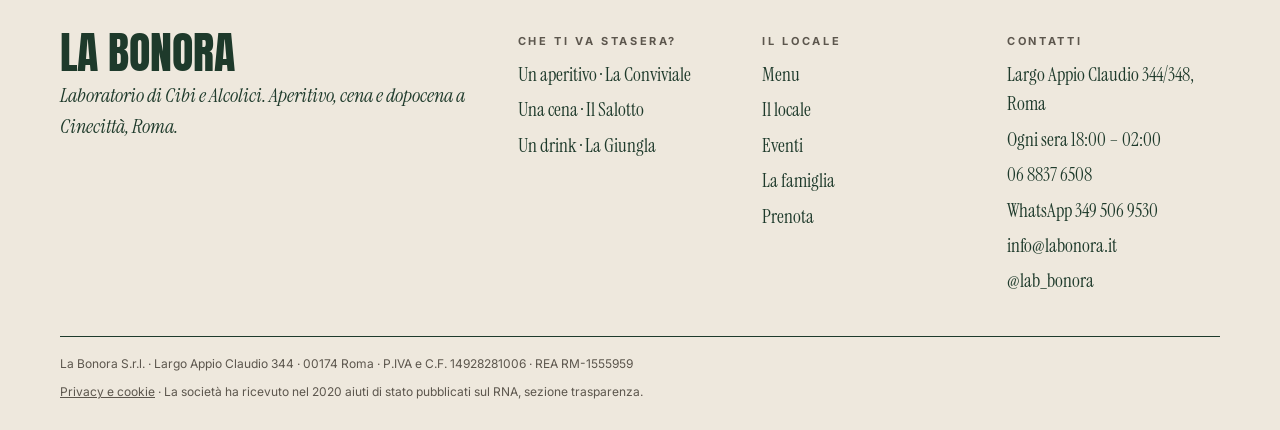
<file: prenota.html>
<!doctype html>
<html lang="it">
<head>
<meta charset="utf-8">
<meta name="viewport" content="width=device-width, initial-scale=1, viewport-fit=cover">
<title>Prenota · La Bonora</title>
<meta name="claude:viewport-fit-sides" content="cover">
<meta name="robots" content="noindex, nofollow">
<meta name="description" content="Prenota un tavolo a La Bonora, Largo Appio Claudio 344/348, Roma: aperitivo, cena o dopocena, dentro o nel patio. Ti confermiamo noi.">
<link rel="canonical" href="https://www.labonora.it/prenota.html">
<meta property="og:title" content="Prenota · La Bonora"><meta property="og:description" content="Prenota un tavolo a La Bonora, Largo Appio Claudio 344/348, Roma: aperitivo, cena o dopocena, dentro o nel patio. Ti confermiamo noi."><meta property="og:type" content="website"><meta property="og:locale" content="it_IT">
<link rel="preconnect" href="https://fonts.googleapis.com"><link rel="preconnect" href="https://fonts.gstatic.com" crossorigin><link rel="stylesheet" href="https://fonts.googleapis.com/css2?family=Anton&family=Instrument+Serif:ital@0;1&family=Inter:wght@400;600;700&display=swap">
<link rel="stylesheet" href="assets/style.css">
</head>
<body>
<header class="top"><div class="wrap">
<a class="logo" href="index.html">La Bonora<small>Laboratorio di Cibi e Alcolici</small></a>
<button class="menu-btn" type="button" aria-expanded="false" aria-controls="nav">Menu</button>
<nav class="nav" id="nav" aria-label="Principale"><span class="ask">Che ti va stasera?</span><div class="want"><a href="conviviale.html"><span>Un aperitivo</span><small>La Conviviale</small></a><a href="salotto.html"><span>Una cena</span><small>Il Salotto</small></a><a href="giungla.html"><span>Un drink</span><small>La Giungla</small></a></div><a href="menu.html">Menu</a><a href="locale.html">Il locale</a><a href="eventi.html">Eventi</a><a class="cta" href="prenota.html" aria-current="page">Prenota</a></nav>
</div></header><main>
<div class="wrap"><section style="padding-block:44px 24px;border-bottom:var(--rule);display:flex;flex-wrap:wrap;justify-content:space-between;align-items:flex-end;gap:16px 40px">
<h1 class="d" style="font-size:clamp(72px,13vw,170px)">Prenota</h1><p class="lead" style="max-width:420px">Dicci cosa ti va e quando: ti confermiamo noi, di solito in pochi minuti.</p></section>
<div class="book">
<div style="min-width:0">
<form id="booking" novalidate>
<fieldset><legend class="kick wine">1 · Che ti va?</legend>
<div class="choice">
<label><input type="radio" name="momento" value="aperitivo"><span class="n">Aperitivo</span><span class="t">La Conviviale</span></label>
<label><input type="radio" name="momento" value="cena"><span class="n">Cena</span><span class="t">Il Salotto</span></label>
<label><input type="radio" name="momento" value="dopocena"><span class="n">Dopocena</span><span class="t">La Giungla</span></label>
<label><input type="radio" name="momento" value="tutto" checked><span class="n">Un po' tutto</span><span class="t">la serata intera</span></label>
</div></fieldset>
<fieldset><legend class="kick wine">2 · Dove ti siedi?</legend>
<div class="choice three">
<label><input type="radio" name="dove" value="dentro" checked><span class="n">Dentro</span><span class="t">nel locale</span></label>
<label><input type="radio" name="dove" value="fuori"><span class="n">Fuori</span><span class="t">nel patio sulla piazza</span></label>
<label><input type="radio" name="dove" value="indifferente"><span class="n">Decidete voi</span><span class="t">va bene tutto</span></label>
</div></fieldset>
<fieldset><legend class="kick wine">3 · Quando e in quanti</legend>
<div class="fields">
<label class="f"><span>Giorno</span><input id="b-day" type="date" required></label>
<label class="f"><span>Ora</span><select id="b-time"></select></label>
<label class="f"><span>Persone</span><input id="b-people" type="number" min="1" max="40" value="2" inputmode="numeric"><small class="err" id="b-people-err" hidden></small></label>
</div></fieldset>
<fieldset><legend class="kick wine">4 · I tuoi dati</legend>
<div class="fields two">
<label class="f"><span>Nome</span><input id="b-name" type="text" autocomplete="name" placeholder="Il tuo nome"><small class="err" id="b-name-err" hidden></small></label>
<label class="f"><span>Cellulare</span><input id="b-phone" type="tel" autocomplete="tel" placeholder="333 000 0000"><small class="err" id="b-phone-err" hidden></small></label>
<label class="f"><span>Email (per la conferma)</span><input id="b-email" type="email" autocomplete="email" placeholder="nome@email.it"><small class="err" id="b-email-err" hidden></small></label>
<label class="f"><span>Compleanno, facoltativo</span><input id="b-bday" type="text" placeholder="gg/mm" inputmode="numeric" maxlength="5"><small class="err" id="b-bday-err" hidden></small></label>
<label class="hp" aria-hidden="true">Non compilare<input id="b-hp" type="text" tabindex="-1" autocomplete="off"></label>
<label class="f full"><span>Note</span><textarea id="b-notes" placeholder="Occasione, intolleranze, seggiolone…"></textarea></label>
</div></fieldset>
<div class="checks">
<label><input type="checkbox" id="b-privacy"><span>Ho letto l'<a href="privacy.html">informativa privacy</a> e acconsento al trattamento dei dati per gestire la prenotazione. (obbligatorio)</span></label>
<small class="err" id="b-privacy-err" hidden style="color:var(--wine)"></small>
<label><input type="checkbox" id="b-mkt"><span>Voglio ricevere gli auguri di compleanno e poche novità l'anno via email o WhatsApp. (facoltativo)</span></label>
</div>
<div class="submit-row"><button class="btn fill" type="submit">Invia la richiesta</button><p>Per gruppi oltre 10 persone o per stasera è più veloce WhatsApp.</p></div>
<p class="err send-err" id="send-err" role="alert" hidden></p>
</form>
<div class="done" id="done" hidden tabindex="-1">
<p class="kick wine">Richiesta ricevuta</p>
<h3>Grazie, ci sentiamo a breve</h3>
<p class="s" style="font-size:21px" id="done-text"></p>
<p style="font-size:14px;color:var(--muted)" id="done-note"></p>
<div><button class="btn" type="button" id="done-again">Nuova prenotazione</button></div>
</div>
</div>
<aside aria-label="Contatti">
<p class="kick wine">Per stasera</p>
<h2 class="d" style="font-size:44px;margin-top:6px">Più veloce</h2>
<div class="quick"><a class="ink" href="https://wa.me/393495069530"><span>WhatsApp</span><span>349 506 9530 →</span></a><a href="tel:+390688376508"><span>Telefono</span><span>06 8837 6508 →</span></a></div>
<div style="border-top:var(--rule)">
<div class="contact"><p class="kick">Indirizzo</p><p class="v">Largo Appio Claudio 344/348, 00174 Roma</p></div>
<div class="contact"><p class="kick">Orari</p><p class="v">Ogni sera, 18:00 – 02:00</p></div>
<div class="contact"><p class="kick">Email</p><p class="v"><a href="mailto:info@labonora.it">info@labonora.it</a></p></div>
<div class="contact"><p class="kick">Parcheggio</p><p class="v">In zona ci sono parcheggi coperti convenzionati.</p></div>
</div>
<p style="margin-top:28px"><a class="btn" href="https://www.google.com/maps/search/?api=1&amp;query=La+Bonora+Largo+Appio+Claudio+344+Roma">Apri in Google Maps</a></p>
<figure class="photo " style="margin-top:28px;aspect-ratio:4/5"><img src="img/lab-neon-s.jpg" srcset="img/lab-neon-s.jpg 800w, img/lab-neon.jpg 1600w" sizes="33vw" alt="Il neon LAB e il patio" loading="lazy" decoding="async" style="object-position:center"></figure>
</aside>
</div>
</div></main><footer class="foot"><div class="wrap">
<div class="foot-grid">
<div><p class="d" style="font-size:44px">La Bonora</p><p class="s it" style="font-size:20px;margin-top:8px">Laboratorio di Cibi e Alcolici. Aperitivo, cena e dopocena a Cinecittà, Roma.</p></div>
<div><h4>Che ti va stasera?</h4><ul><li><a href="conviviale.html">Un aperitivo · La Conviviale</a></li><li><a href="salotto.html">Una cena · Il Salotto</a></li><li><a href="giungla.html">Un drink · La Giungla</a></li></ul></div>
<div><h4>Il locale</h4><ul><li><a href="menu.html">Menu</a></li><li><a href="locale.html">Il locale</a></li><li><a href="eventi.html">Eventi</a></li><li><a href="famiglia.html">La famiglia</a></li><li><a href="prenota.html">Prenota</a></li></ul></div>
<div><h4>Contatti</h4><ul><li>Largo Appio Claudio 344/348, Roma</li><li>Ogni sera 18:00 – 02:00</li><li><a href="tel:+390688376508">06 8837 6508</a></li><li><a href="https://wa.me/393495069530">WhatsApp 349 506 9530</a></li><li><a href="mailto:info@labonora.it">info@labonora.it</a></li><li><a href="https://www.instagram.com/lab_bonora/">@lab_bonora</a></li></ul></div>
</div>
<div class="legal"><span>La Bonora S.r.l. · Largo Appio Claudio 344 · 00174 Roma · P.IVA e C.F. 14928281006 · REA RM-1555959</span><span><a href="privacy.html">Privacy e cookie</a> · La società ha ricevuto nel 2020 aiuti di stato pubblicati sul RNA, sezione trasparenza.</span></div>
</div></footer>
<nav class="actionbar" aria-label="Azioni rapide"><a class="fill" href="prenota.html">Prenota</a><a href="https://wa.me/393495069530">WhatsApp</a><a href="tel:+390688376508">Chiama</a></nav>
<script>window.BONORA_API="https://script.google.com/macros/s/AKfycbwBWhMcpWKMKW-WkmyquVJ0OcdDrXVG7q4vhqIcb7bNOMID-pIekJxQ5zXmHfZaMXQc/exec";</script><script src="assets/menu-data.js"></script><script src="assets/site.js"></script>
</body>
</html>
</file>
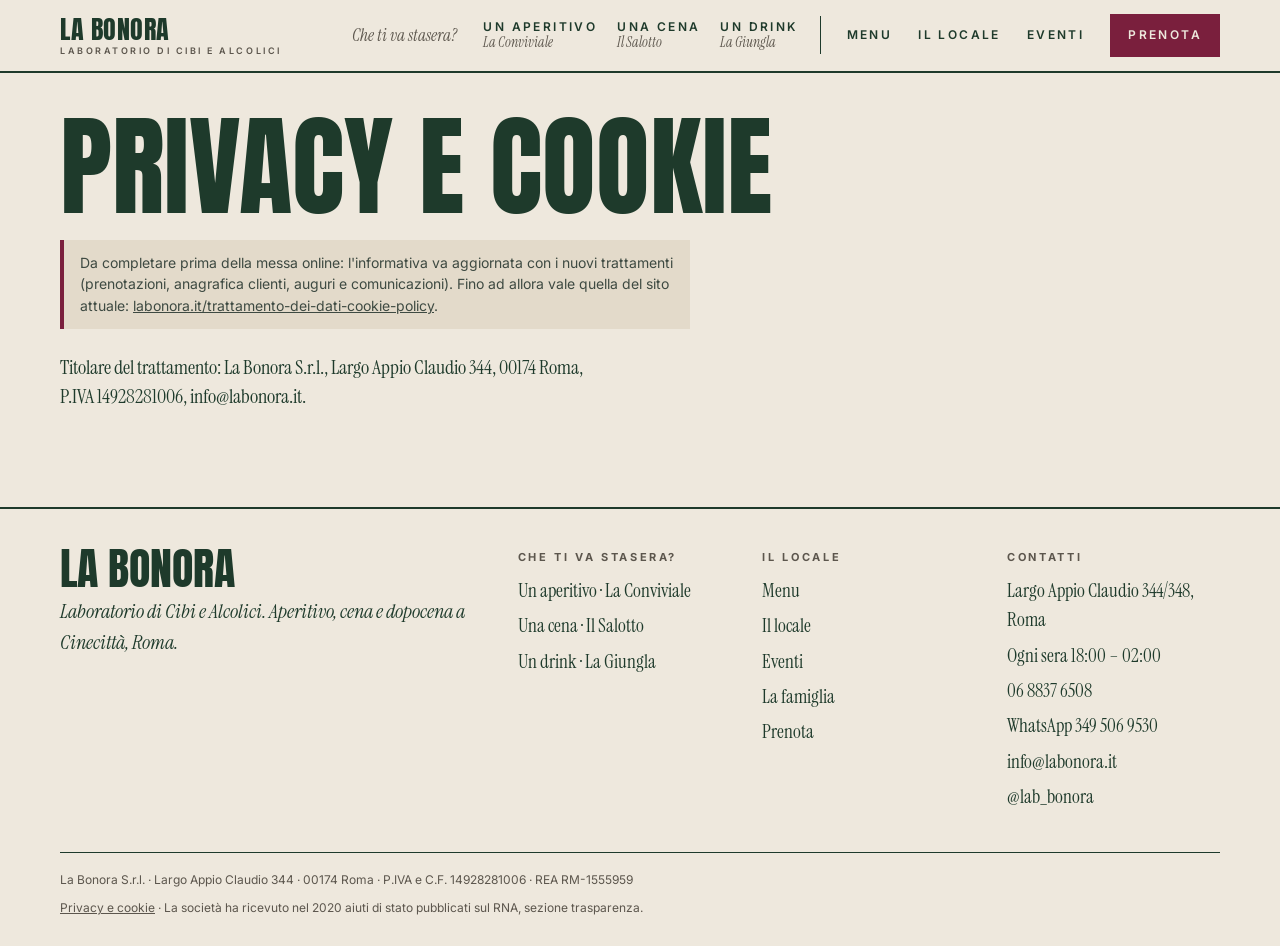
<file: privacy.html>
<!doctype html>
<html lang="it">
<head>
<meta charset="utf-8">
<meta name="viewport" content="width=device-width, initial-scale=1, viewport-fit=cover">
<title>Privacy e cookie · La Bonora</title>
<meta name="claude:viewport-fit-sides" content="cover">
<meta name="robots" content="noindex, nofollow">
<meta name="description" content="Informativa privacy e cookie de La Bonora S.r.l.">
<link rel="canonical" href="https://www.labonora.it/privacy.html">
<meta property="og:title" content="Privacy e cookie · La Bonora"><meta property="og:description" content="Informativa privacy e cookie de La Bonora S.r.l."><meta property="og:type" content="website"><meta property="og:locale" content="it_IT">
<link rel="preconnect" href="https://fonts.googleapis.com"><link rel="preconnect" href="https://fonts.gstatic.com" crossorigin><link rel="stylesheet" href="https://fonts.googleapis.com/css2?family=Anton&family=Instrument+Serif:ital@0;1&family=Inter:wght@400;600;700&display=swap">
<link rel="stylesheet" href="assets/style.css">
</head>
<body>
<header class="top"><div class="wrap">
<a class="logo" href="index.html">La Bonora<small>Laboratorio di Cibi e Alcolici</small></a>
<button class="menu-btn" type="button" aria-expanded="false" aria-controls="nav">Menu</button>
<nav class="nav" id="nav" aria-label="Principale"><span class="ask">Che ti va stasera?</span><div class="want"><a href="conviviale.html"><span>Un aperitivo</span><small>La Conviviale</small></a><a href="salotto.html"><span>Una cena</span><small>Il Salotto</small></a><a href="giungla.html"><span>Un drink</span><small>La Giungla</small></a></div><a href="menu.html">Menu</a><a href="locale.html">Il locale</a><a href="eventi.html">Eventi</a><a class="cta" href="prenota.html">Prenota</a></nav>
</div></header><main>
<div class="wrap" style="padding-block:44px 24px">
<h1 class="d" style="font-size:clamp(56px,9vw,110px)">Privacy e cookie</h1>
<p class="draft" style="margin-top:24px;max-width:70ch">Da completare prima della messa online: l'informativa va aggiornata con i nuovi trattamenti (prenotazioni, anagrafica clienti, auguri e comunicazioni). Fino ad allora vale quella del sito attuale: <a href="https://www.labonora.it/trattamento-dei-dati-cookie-policy/">labonora.it/trattamento-dei-dati-cookie-policy</a>.</p>
<p class="body" style="margin-top:24px">Titolare del trattamento: La Bonora S.r.l., Largo Appio Claudio 344, 00174 Roma, P.IVA 14928281006, info@labonora.it.</p>
</div></main><footer class="foot"><div class="wrap">
<div class="foot-grid">
<div><p class="d" style="font-size:44px">La Bonora</p><p class="s it" style="font-size:20px;margin-top:8px">Laboratorio di Cibi e Alcolici. Aperitivo, cena e dopocena a Cinecittà, Roma.</p></div>
<div><h4>Che ti va stasera?</h4><ul><li><a href="conviviale.html">Un aperitivo · La Conviviale</a></li><li><a href="salotto.html">Una cena · Il Salotto</a></li><li><a href="giungla.html">Un drink · La Giungla</a></li></ul></div>
<div><h4>Il locale</h4><ul><li><a href="menu.html">Menu</a></li><li><a href="locale.html">Il locale</a></li><li><a href="eventi.html">Eventi</a></li><li><a href="famiglia.html">La famiglia</a></li><li><a href="prenota.html">Prenota</a></li></ul></div>
<div><h4>Contatti</h4><ul><li>Largo Appio Claudio 344/348, Roma</li><li>Ogni sera 18:00 – 02:00</li><li><a href="tel:+390688376508">06 8837 6508</a></li><li><a href="https://wa.me/393495069530">WhatsApp 349 506 9530</a></li><li><a href="mailto:info@labonora.it">info@labonora.it</a></li><li><a href="https://www.instagram.com/lab_bonora/">@lab_bonora</a></li></ul></div>
</div>
<div class="legal"><span>La Bonora S.r.l. · Largo Appio Claudio 344 · 00174 Roma · P.IVA e C.F. 14928281006 · REA RM-1555959</span><span><a href="privacy.html">Privacy e cookie</a> · La società ha ricevuto nel 2020 aiuti di stato pubblicati sul RNA, sezione trasparenza.</span></div>
</div></footer>
<nav class="actionbar" aria-label="Azioni rapide"><a class="fill" href="prenota.html">Prenota</a><a href="https://wa.me/393495069530">WhatsApp</a><a href="tel:+390688376508">Chiama</a></nav>
<script>window.BONORA_API="https://script.google.com/macros/s/AKfycbwBWhMcpWKMKW-WkmyquVJ0OcdDrXVG7q4vhqIcb7bNOMID-pIekJxQ5zXmHfZaMXQc/exec";</script><script src="assets/menu-data.js"></script><script src="assets/site.js"></script>
</body>
</html>
</file>
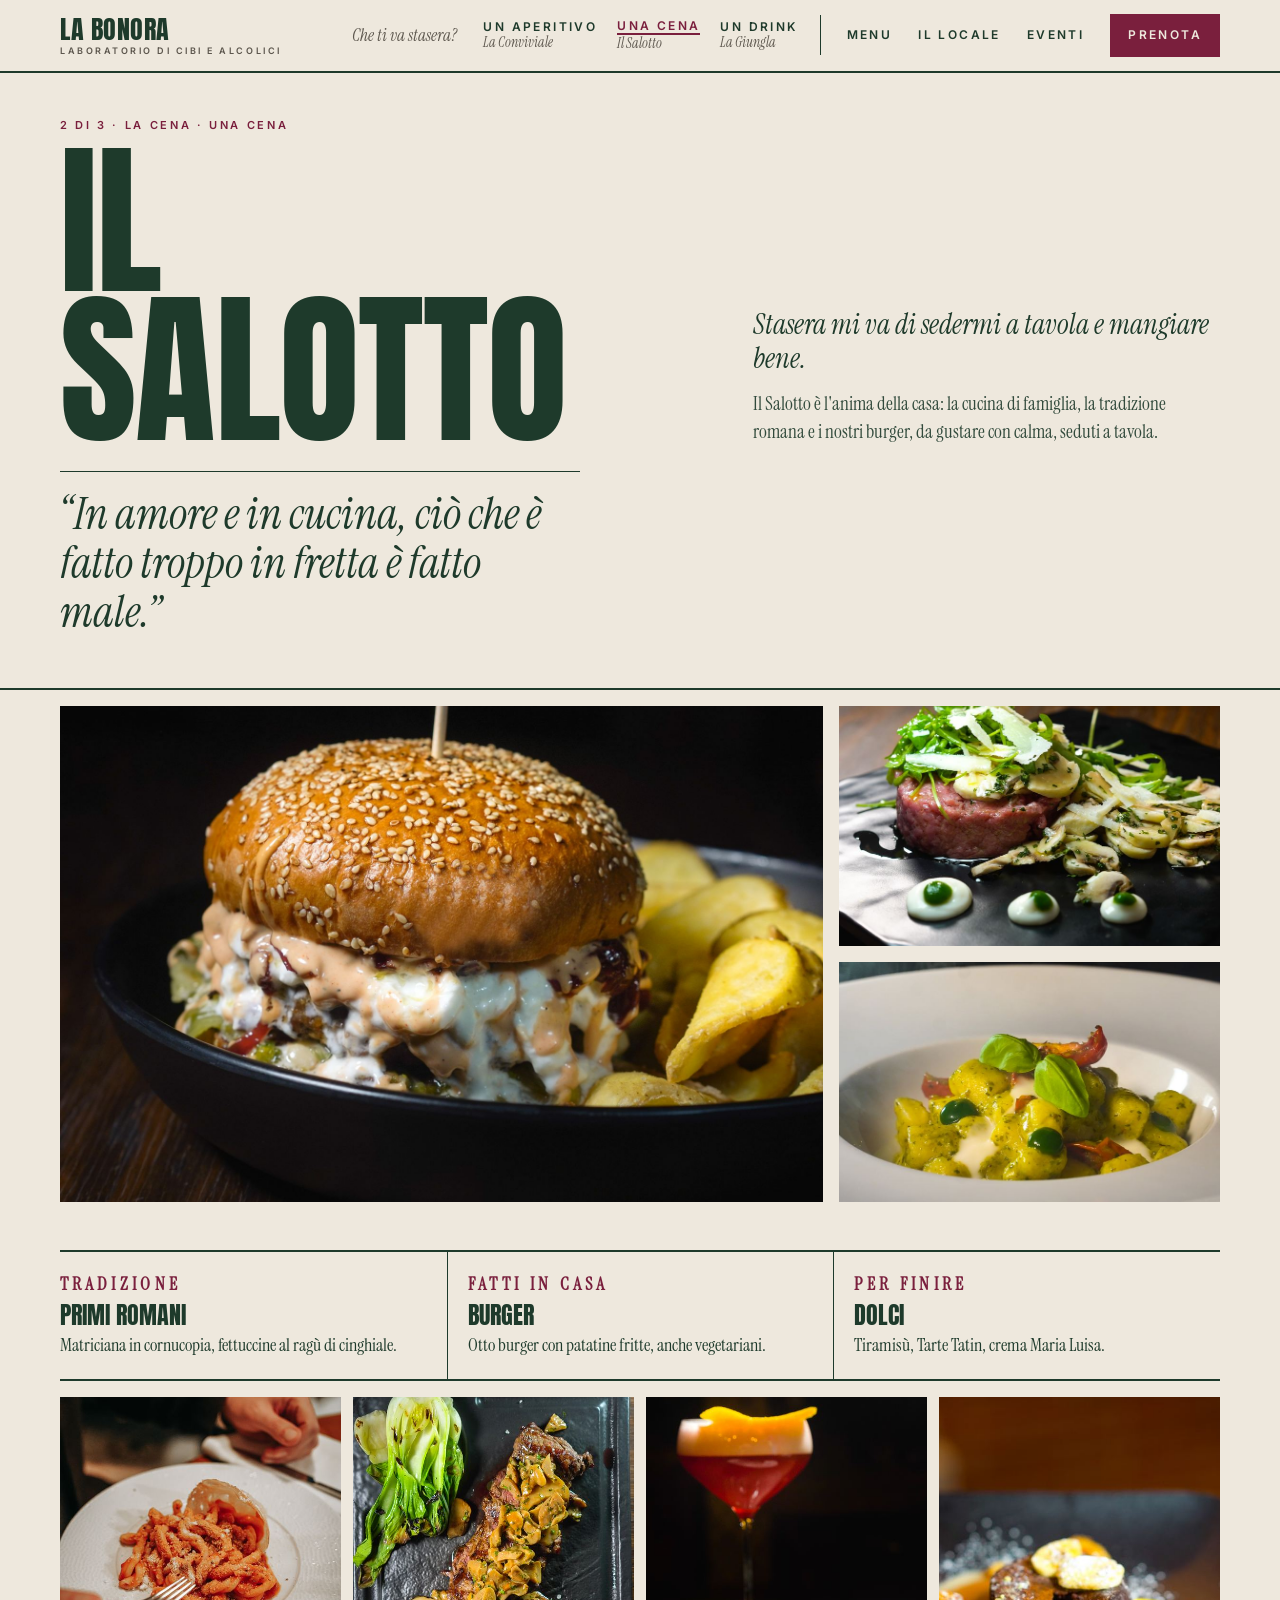
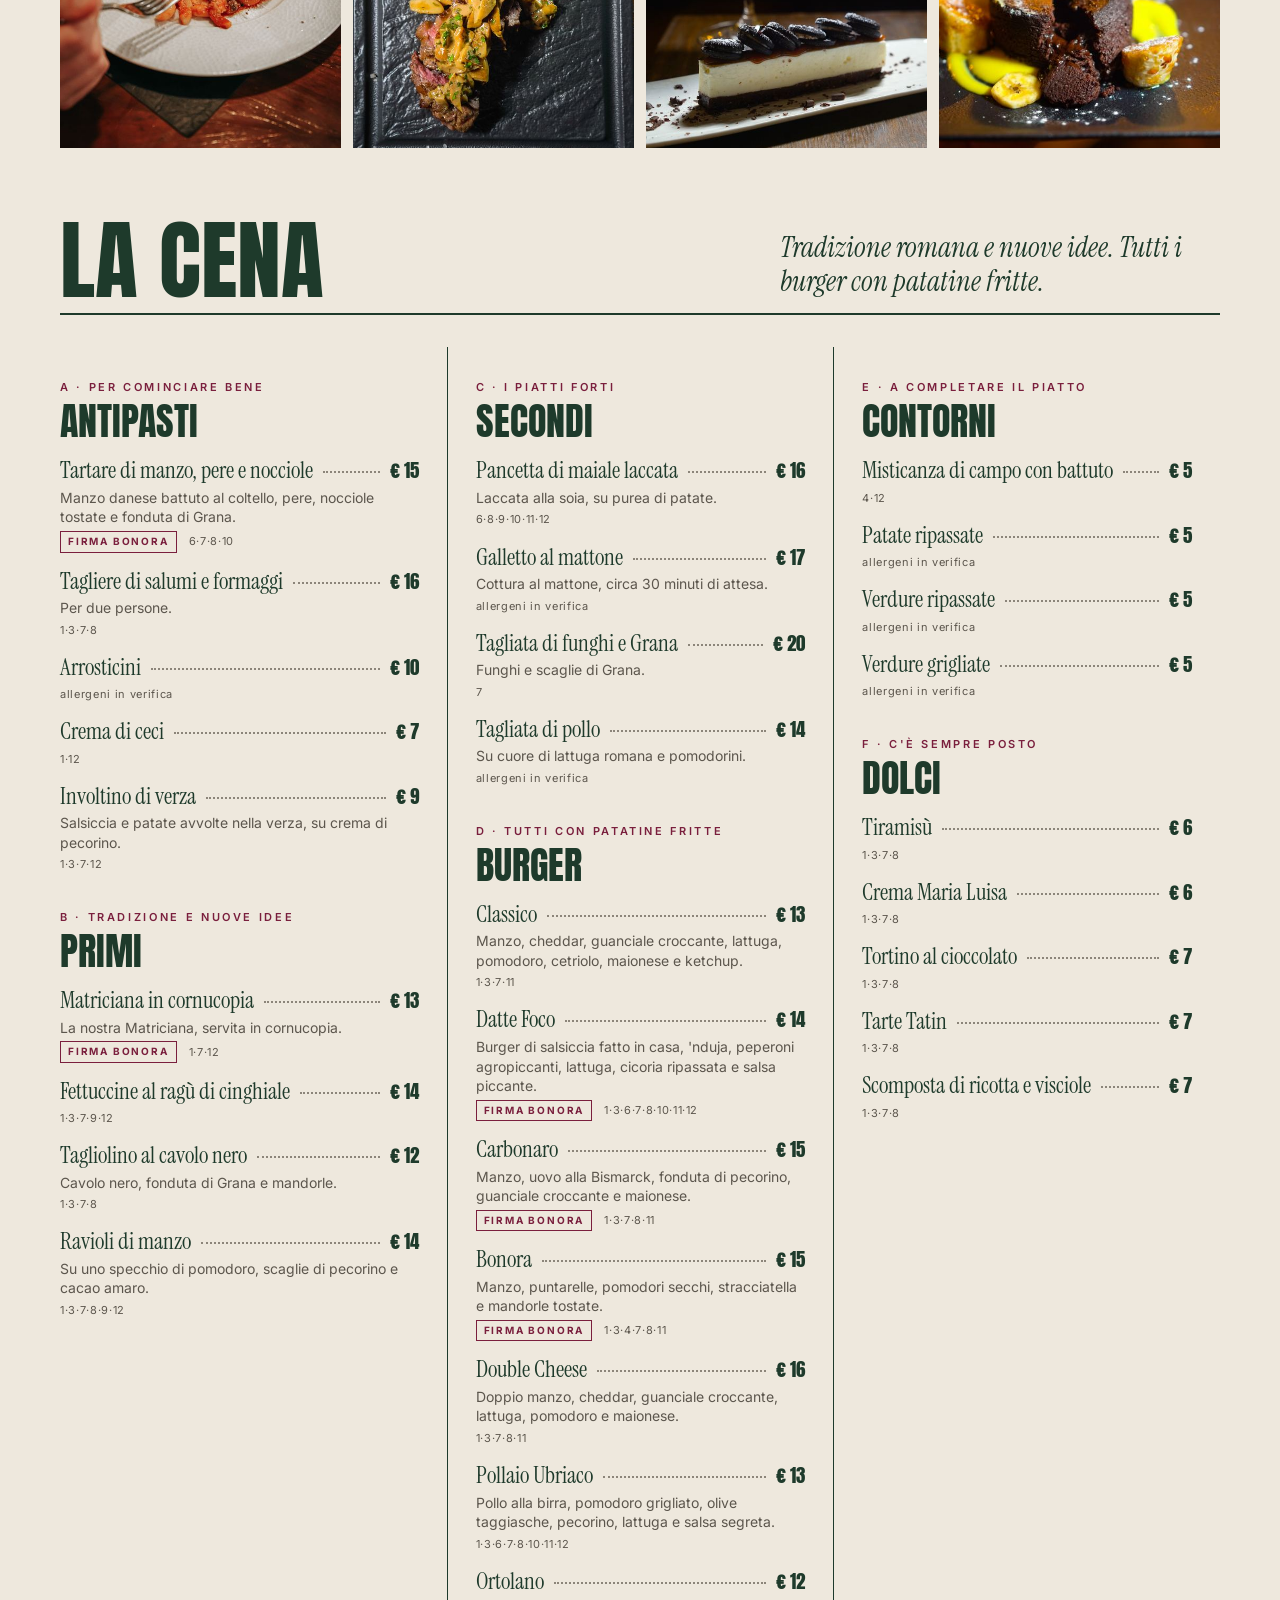
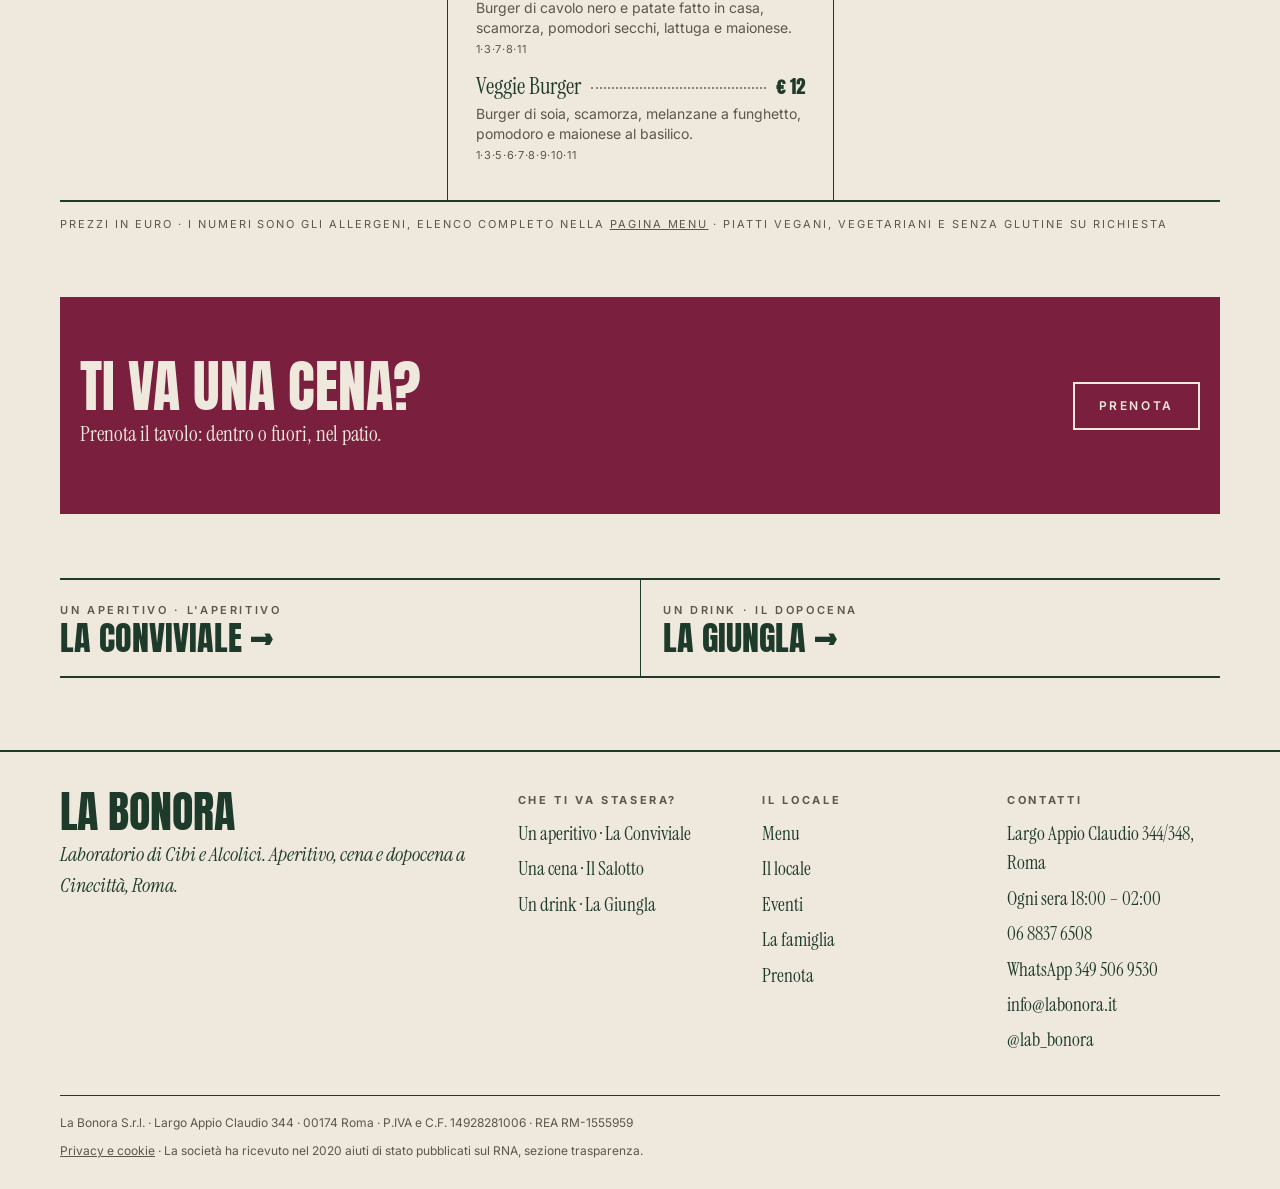
<file: salotto.html>
<!doctype html>
<html lang="it">
<head>
<meta charset="utf-8">
<meta name="viewport" content="width=device-width, initial-scale=1, viewport-fit=cover">
<title>Cena a Cinecittà, cucina romana e burger · Il Salotto · La Bonora</title>
<meta name="claude:viewport-fit-sides" content="cover">
<meta name="robots" content="noindex, nofollow">
<meta name="description" content="La cena de La Bonora a Cinecittà: primi della tradizione romana, Matriciana in cornucopia, tartare, burger fatti in casa e dolci. Prenota il tuo tavolo.">
<link rel="canonical" href="https://www.labonora.it/salotto.html">
<meta property="og:title" content="Cena a Cinecittà, cucina romana e burger · Il Salotto · La Bonora"><meta property="og:description" content="La cena de La Bonora a Cinecittà: primi della tradizione romana, Matriciana in cornucopia, tartare, burger fatti in casa e dolci. Prenota il tuo tavolo."><meta property="og:type" content="website"><meta property="og:locale" content="it_IT">
<link rel="preconnect" href="https://fonts.googleapis.com"><link rel="preconnect" href="https://fonts.gstatic.com" crossorigin><link rel="stylesheet" href="https://fonts.googleapis.com/css2?family=Anton&family=Instrument+Serif:ital@0;1&family=Inter:wght@400;600;700&display=swap">
<link rel="stylesheet" href="assets/style.css">
</head>
<body>
<header class="top"><div class="wrap">
<a class="logo" href="index.html">La Bonora<small>Laboratorio di Cibi e Alcolici</small></a>
<button class="menu-btn" type="button" aria-expanded="false" aria-controls="nav">Menu</button>
<nav class="nav" id="nav" aria-label="Principale"><span class="ask">Che ti va stasera?</span><div class="want"><a href="conviviale.html"><span>Un aperitivo</span><small>La Conviviale</small></a><a href="salotto.html" aria-current="page"><span>Una cena</span><small>Il Salotto</small></a><a href="giungla.html"><span>Un drink</span><small>La Giungla</small></a></div><a href="menu.html">Menu</a><a href="locale.html">Il locale</a><a href="eventi.html">Eventi</a><a class="cta" href="prenota.html">Prenota</a></nav>
</div></header><main>
<section class="room-hero paper"><div class="wrap">
<p class="kick">2 di 3 · La cena · Una cena</p>
<div class="room-hero-grid"><h1 class="d">Il<br>Salotto</h1><div><p class="lead">Stasera mi va di sedermi a tavola e mangiare bene.</p><p class="s" style="font-size:19px;line-height:1.45;margin-top:14px;opacity:.9">Il Salotto è l'anima della casa: la cucina di famiglia, la tradizione romana e i nostri burger, da gustare con calma, seduti a tavola.</p></div></div>
<p class="motto-big">“In amore e in cucina, ciò che è fatto troppo in fretta è fatto male.”</p>
</div></section>
<div class="wrap">
<div class="gallery"><figure class="photo "><img src="img/burger-grande-s.jpg" srcset="img/burger-grande-s.jpg 800w, img/burger-grande.jpg 1600w" sizes="(max-width:760px) 100vw, 66vw" alt="Un burger con patate" loading="lazy" decoding="async" style="object-position:center 55%"></figure><figure class="photo "><img src="img/tartare-firma-s.jpg" srcset="img/tartare-firma-s.jpg 800w, img/tartare-firma.jpg 1600w" sizes="(max-width:760px) 100vw, 33vw" alt="Tartare di manzo con funghi e Grana" loading="lazy" decoding="async" style="object-position:center"></figure><figure class="photo "><img src="img/gnocchi-s.jpg" srcset="img/gnocchi-s.jpg 800w, img/gnocchi.jpg 1600w" sizes="(max-width:760px) 100vw, 33vw" alt="Gnocchi al pesto con pomodorini" loading="lazy" decoding="async" style="object-position:center"></figure></div>
<div class="feature-list"><div><p class="kick wine">Tradizione</p><h3>Primi romani</h3><p>Matriciana in cornucopia, fettuccine al ragù di cinghiale.</p></div><div><p class="kick wine">Fatti in casa</p><h3>Burger</h3><p>Otto burger con patatine fritte, anche vegetariani.</p></div><div><p class="kick wine">Per finire</p><h3>Dolci</h3><p>Tiramisù, Tarte Tatin, crema Maria Luisa.</p></div></div>
<div class="strip" style="margin-top:16px"><figure class="photo "><img src="img/cornucopia-s.jpg" srcset="img/cornucopia-s.jpg 800w, img/cornucopia.jpg 1600w" sizes="25vw" alt="La Matriciana in cornucopia" loading="lazy" decoding="async" style="object-position:center"></figure><figure class="photo "><img src="img/tagliata-s.jpg" srcset="img/tagliata-s.jpg 800w, img/tagliata.jpg 1600w" sizes="25vw" alt="Una tagliata" loading="lazy" decoding="async" style="object-position:center"></figure><figure class="photo "><img src="img/cheesecake-s.jpg" srcset="img/cheesecake-s.jpg 800w, img/cheesecake.jpg 1600w" sizes="25vw" alt="Cheesecake" loading="lazy" decoding="async" style="object-position:center"></figure><figure class="photo "><img src="img/tortino-s.jpg" srcset="img/tortino-s.jpg 800w, img/tortino.jpg 1600w" sizes="25vw" alt="Tortino al cioccolato" loading="lazy" decoding="async" style="object-position:center"></figure></div>
<section class="sec" aria-labelledby="carta-h">
<div class="sec-head"><h2 class="d" id="carta-h">La cena</h2><p class="lead">Tradizione romana e nuove idee. Tutti i burger con patatine fritte.</p></div>
<div data-menu="sala:salotto" data-cols="3"><p class="note-line">Caricamento del menu…</p></div>
<p class="note-line">Prezzi in euro · i numeri sono gli allergeni, elenco completo nella <a href="menu.html#allergeni">pagina Menu</a> · piatti vegani, vegetariani e senza glutine su richiesta</p>
</section>
<section class="band wine" style="margin-top:64px" aria-label="Prenota"><div style="display:flex;flex-wrap:wrap;justify-content:space-between;align-items:center;gap:24px;padding-left:max(20px,env(safe-area-inset-left,0px));padding-right:max(20px,env(safe-area-inset-right,0px))">
<div><h2 class="d" style="font-size:clamp(36px,5vw,56px)">Ti va una cena?</h2><p class="s" style="font-size:21px;margin-top:6px">Prenota il tavolo: dentro o fuori, nel patio.</p></div>
<a class="btn light" href="prenota.html#cena">Prenota</a>
</div></section>
<nav class="others" aria-label="Le altre anime"><a href="conviviale.html"><p class="kick">Un aperitivo · l'aperitivo</p><p class="d">La Conviviale →</p></a><a href="giungla.html"><p class="kick">Un drink · il dopocena</p><p class="d">La Giungla →</p></a></nav>
</div></main><footer class="foot"><div class="wrap">
<div class="foot-grid">
<div><p class="d" style="font-size:44px">La Bonora</p><p class="s it" style="font-size:20px;margin-top:8px">Laboratorio di Cibi e Alcolici. Aperitivo, cena e dopocena a Cinecittà, Roma.</p></div>
<div><h4>Che ti va stasera?</h4><ul><li><a href="conviviale.html">Un aperitivo · La Conviviale</a></li><li><a href="salotto.html">Una cena · Il Salotto</a></li><li><a href="giungla.html">Un drink · La Giungla</a></li></ul></div>
<div><h4>Il locale</h4><ul><li><a href="menu.html">Menu</a></li><li><a href="locale.html">Il locale</a></li><li><a href="eventi.html">Eventi</a></li><li><a href="famiglia.html">La famiglia</a></li><li><a href="prenota.html">Prenota</a></li></ul></div>
<div><h4>Contatti</h4><ul><li>Largo Appio Claudio 344/348, Roma</li><li>Ogni sera 18:00 – 02:00</li><li><a href="tel:+390688376508">06 8837 6508</a></li><li><a href="https://wa.me/393495069530">WhatsApp 349 506 9530</a></li><li><a href="mailto:info@labonora.it">info@labonora.it</a></li><li><a href="https://www.instagram.com/lab_bonora/">@lab_bonora</a></li></ul></div>
</div>
<div class="legal"><span>La Bonora S.r.l. · Largo Appio Claudio 344 · 00174 Roma · P.IVA e C.F. 14928281006 · REA RM-1555959</span><span><a href="privacy.html">Privacy e cookie</a> · La società ha ricevuto nel 2020 aiuti di stato pubblicati sul RNA, sezione trasparenza.</span></div>
</div></footer>
<nav class="actionbar" aria-label="Azioni rapide"><a class="fill" href="prenota.html">Prenota</a><a href="https://wa.me/393495069530">WhatsApp</a><a href="tel:+390688376508">Chiama</a></nav>
<script>window.BONORA_API="https://script.google.com/macros/s/AKfycbwBWhMcpWKMKW-WkmyquVJ0OcdDrXVG7q4vhqIcb7bNOMID-pIekJxQ5zXmHfZaMXQc/exec";</script><script src="assets/menu-data.js"></script><script src="assets/site.js"></script>
</body>
</html>
</file>
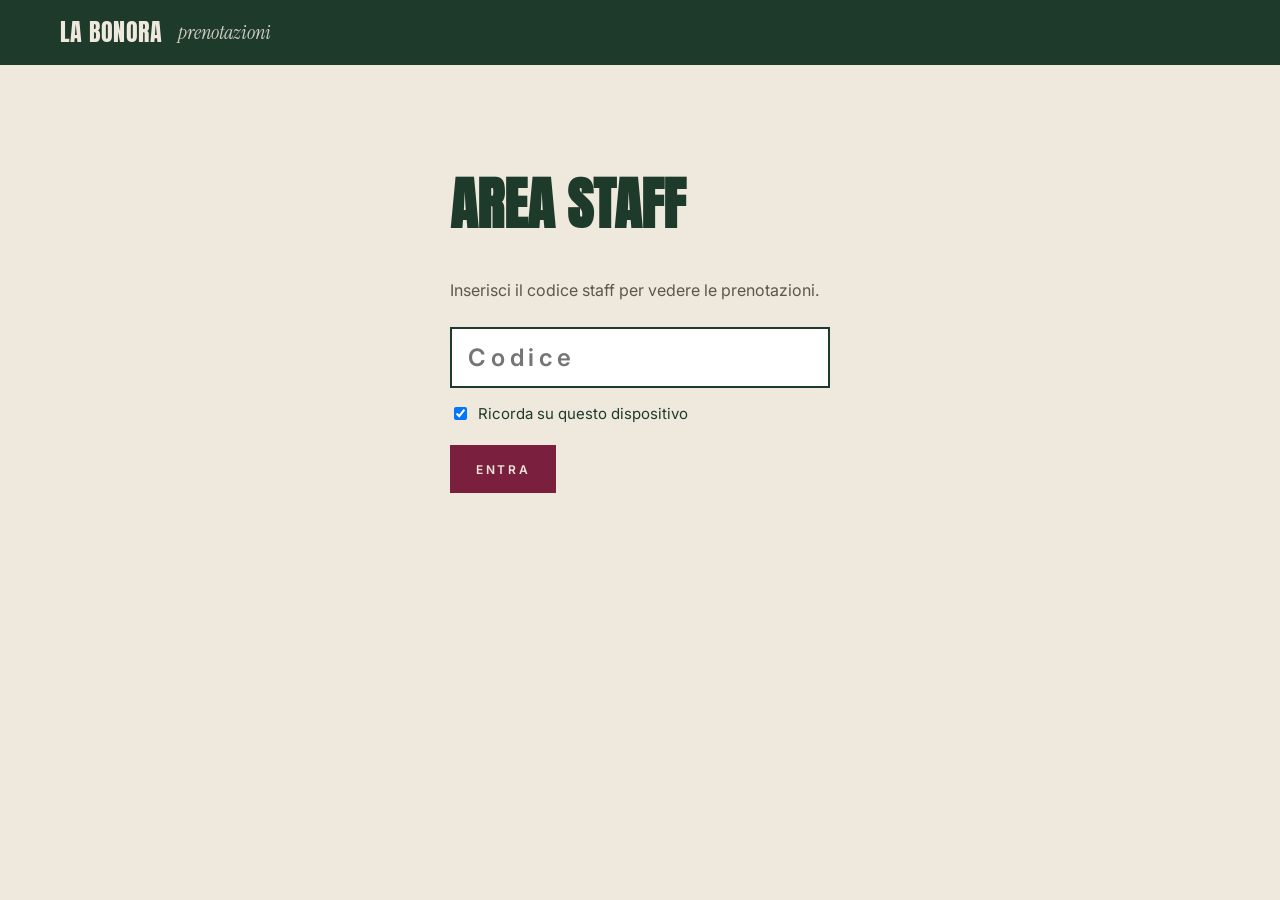
<file: staff.html>
<!doctype html>
<html lang="it">
<head>
<meta charset="utf-8">
<meta name="viewport" content="width=device-width, initial-scale=1, viewport-fit=cover">
<title>Prenotazioni · Staff La Bonora</title>
<meta name="claude:viewport-fit-sides" content="cover">
<meta name="robots" content="noindex, nofollow">
<meta name="description" content="Area riservata allo staff.">
<link rel="canonical" href="https://www.labonora.it/staff.html">
<meta property="og:title" content="Prenotazioni · Staff La Bonora"><meta property="og:description" content="Area riservata allo staff."><meta property="og:type" content="website"><meta property="og:locale" content="it_IT">
<link rel="preconnect" href="https://fonts.googleapis.com"><link rel="preconnect" href="https://fonts.gstatic.com" crossorigin><link rel="stylesheet" href="https://fonts.googleapis.com/css2?family=Anton&family=Instrument+Serif:ital@0;1&family=Inter:wght@400;600;700&display=swap">
<link rel="stylesheet" href="assets/style.css">
</head>
<body>
<main class="staff">
<header class="st-top"><div class="wrap st-bar"><span class="brand">La Bonora</span><span class="sub">prenotazioni</span><button type="button" id="st-logout" hidden>Esci</button></div></header>
<section class="wrap st-login" id="st-login" hidden>
<h1>Area staff</h1><p>Inserisci il codice staff per vedere le prenotazioni.</p>
<form id="st-login-form"><input type="password" id="st-pin" inputmode="numeric" autocomplete="current-password" aria-label="Codice staff" placeholder="Codice">
<label class="rem"><input type="checkbox" id="st-remember" checked> Ricorda su questo dispositivo</label>
<button class="btn fill" type="submit">Entra</button><p class="err" id="st-pin-err" hidden>Codice non valido.</p></form>
</section>
<section class="wrap" id="st-app" hidden>
<div id="st-views" class="st-views" role="group" aria-label="Cosa vuoi vedere"><button type="button" data-v="stasera">Stasera</button><button type="button" data-v="domani">Domani</button><button type="button" data-v="sett">Questa settimana</button><button type="button" data-v="prossima">Prossima settimana</button><button type="button" data-v="prossime">Tutte le prossime</button></div>
<div class="st-nav"><h1 id="st-day"></h1><div class="st-step" id="st-step"><button type="button" id="st-prev">←</button><input type="date" id="st-date" aria-label="Scegli la data"><button type="button" id="st-next">→</button></div></div>
<div class="st-sum" id="st-sum"></div>
<p class="st-later" id="st-later"></p>
<div id="st-filter" role="group" aria-label="Filtra"><button type="button" data-f="tutte">Tutte</button><button type="button" data-f="pending">In attesa</button><button type="button" data-f="ok">Accettate</button><button type="button" data-f="no">Rifiutate</button></div>
<ol id="st-list"></ol>
<p class="st-upd" id="st-upd"></p>
</section>
</main>
<script>window.BONORA_API="https://script.google.com/macros/s/AKfycbwBWhMcpWKMKW-WkmyquVJ0OcdDrXVG7q4vhqIcb7bNOMID-pIekJxQ5zXmHfZaMXQc/exec";</script><script src="assets/staff.js"></script>
</body>
</html>
</file>
<file: assets/style.css>
/* La Bonora — impaginazione da rivista: beige carta, verde bottiglia, vinaccia. Titoli Anton, testo Instrument Serif + Inter. */
:root{
  --paper:#EEE8DD; --paper-2:#E3DACA; --ink:#1E3A2B; --ink-2:#2C4A3A; --wine:#7A1F3D; --wine-2:#5E1630;
  --muted:#5C564D; --on-dark:#EEE8DD; --on-dark-muted:#C9C0B0;
  --f-display:"Anton","Impact","Arial Narrow",sans-serif;
  --f-serif:"Instrument Serif","Georgia","Times New Roman",serif;
  --f-sans:"Inter",system-ui,-apple-system,"Segoe UI",sans-serif;
  --rule:2px solid var(--ink); --hair:1px solid var(--ink);
  --max:1200px;
  color-scheme:light;
}
*{box-sizing:border-box}
html{scroll-behavior:smooth}
@media (prefers-reduced-motion:reduce){html{scroll-behavior:auto}*{transition:none!important;animation:none!important}}
body{margin:0;background:var(--paper);color:var(--ink);font:16px/1.55 var(--f-sans);-webkit-font-smoothing:antialiased}
body::before{content:"";position:fixed;inset:0 0 auto;height:env(safe-area-inset-top,0px);z-index:30;background:var(--paper)}
a{color:inherit}
a:hover{color:var(--wine)}
:focus-visible{outline:3px solid var(--wine);outline-offset:3px}
img{max-width:100%;display:block}
h1,h2,h3{text-wrap:balance}
p{margin:0}
[hidden]{display:none!important}

.wrap{max-width:var(--max);margin:0 auto;padding-left:max(20px,env(safe-area-inset-left,0px));padding-right:max(20px,env(safe-area-inset-right,0px))}
.d{font-family:var(--f-display);font-weight:400;text-transform:uppercase;line-height:.9;margin:0}
.s{font-family:var(--f-serif);font-weight:400}
.it{font-style:italic}
.kick{font-size:11px;letter-spacing:.24em;text-transform:uppercase;color:var(--muted);font-weight:600}
.kick.wine{color:var(--wine)}
.lead{font-family:var(--f-serif);font-style:italic;font-size:clamp(21px,2.3vw,28px);line-height:1.22}
.body{font-family:var(--f-serif);font-size:20px;line-height:1.45;max-width:62ch}
.body p+p{margin-top:.8em}

/* header */
.top{position:sticky;top:env(safe-area-inset-top,0px);z-index:20;background:var(--paper);border-bottom:var(--rule)}
.top .wrap{display:flex;align-items:center;justify-content:space-between;gap:24px;padding-block:14px}
.logo{font-family:var(--f-display);font-size:26px;letter-spacing:.02em;text-transform:uppercase;text-decoration:none;line-height:1}
.logo small{display:block;font-family:var(--f-sans);font-size:9px;letter-spacing:.28em;font-weight:600;color:var(--muted);margin-top:4px}
.nav{display:flex;align-items:center;gap:26px;font-size:12px;letter-spacing:.2em;text-transform:uppercase;font-weight:600}
.nav a{text-decoration:none;padding-block:8px}
.nav a[aria-current="page"]{color:var(--wine);border-bottom:2px solid var(--wine)}
.nav .cta{background:var(--wine);color:var(--on-dark);padding:12px 18px;border:none}
.nav .cta:hover,.nav .cta[aria-current="page"]{background:var(--wine-2);color:var(--on-dark);border-bottom:none}
.menu-btn{display:none;background:none;border:var(--rule);color:var(--ink);font:600 12px var(--f-sans);letter-spacing:.2em;text-transform:uppercase;padding:10px 14px;min-height:44px;cursor:pointer}

/* buttons */
.btn{display:inline-flex;align-items:center;justify-content:center;gap:10px;min-height:48px;padding:0 24px;font:600 12px var(--f-sans);letter-spacing:.22em;text-transform:uppercase;text-decoration:none;border:var(--rule);cursor:pointer;background:transparent;color:var(--ink)}
.btn.fill{background:var(--wine);border-color:var(--wine);color:var(--on-dark)}
.btn.fill:hover{background:var(--wine-2);color:var(--on-dark)}
.btn.ink{background:var(--ink);border-color:var(--ink);color:var(--on-dark)}
.btn.ink:hover{background:var(--ink-2);color:var(--on-dark)}
.btn.light{border-color:var(--on-dark);color:var(--on-dark)}
.btn.light:hover{background:var(--on-dark);color:var(--ink)}
.btns{display:flex;flex-wrap:wrap;gap:12px}

/* photo placeholders */
.ph{position:relative;background:var(--paper-2);background-image:repeating-linear-gradient(135deg,transparent 0 14px,rgba(30,58,43,.05) 14px 15px);display:flex;align-items:flex-end;min-height:220px;overflow:hidden}
.ph span{margin:14px;background:var(--paper);color:var(--muted);font:600 10px/1.4 var(--f-sans);letter-spacing:.2em;text-transform:uppercase;padding:6px 10px;max-width:calc(100% - 28px)}
.ph.dark{background-color:var(--ink);background-image:repeating-linear-gradient(135deg,transparent 0 14px,rgba(238,232,221,.06) 14px 15px)}
.ph.wine{background-color:var(--wine);background-image:repeating-linear-gradient(135deg,transparent 0 14px,rgba(238,232,221,.07) 14px 15px)}

/* home hero */
.entrance{padding-top:20px}
.entrance .ph{aspect-ratio:16/8;min-height:280px;max-width:100%}
.entrance-text{display:grid;grid-template-columns:minmax(0,7fr) minmax(0,5fr);gap:40px;align-items:end;padding-block:28px 36px;border-bottom:var(--rule)}
.entrance-text h1{font-size:clamp(64px,11vw,150px);letter-spacing:-.01em}
.entrance-text .side{display:flex;flex-direction:column;gap:18px;padding-bottom:6px}

/* tonight strip */
.facts{display:grid;grid-template-columns:repeat(4,minmax(0,1fr));border-bottom:var(--rule)}
.facts>div{padding:18px 18px 18px 0;min-width:0}
.facts>div+div{padding-left:18px;border-left:var(--hair)}
.facts .v{font-family:var(--f-serif);font-size:21px;margin-top:4px;overflow-wrap:anywhere}
.dot-open{display:inline-block;width:9px;height:9px;border-radius:50%;background:var(--muted);margin-right:8px;vertical-align:2px}
.dot-open.on{background:#2E7D4F}

/* section heads */
.sec{padding-block:72px 0}
.sec-head{display:flex;flex-wrap:wrap;justify-content:space-between;align-items:flex-end;gap:16px 40px;border-bottom:var(--rule);padding-bottom:14px;margin-bottom:32px}
.sec-head h2{font-size:clamp(48px,7vw,88px)}
.sec-head .lead{max-width:440px}

/* rooms */
.rooms{display:grid;grid-template-columns:repeat(3,minmax(0,1fr));gap:32px}
.room{display:flex;flex-direction:column;gap:12px;text-decoration:none;color:var(--ink)}
.room .ph{aspect-ratio:4/5;min-height:0}
.room h3{font-size:44px}
.room .s{font-size:20px;line-height:1.3}
.room .go{font-size:12px;letter-spacing:.2em;text-transform:uppercase;font-weight:600;margin-top:auto}
.room:hover h3,.room:hover .go{color:var(--wine)}

/* two-col text */
.split{display:grid;grid-template-columns:minmax(0,5fr) minmax(0,7fr);gap:56px;align-items:start}
.split .ph{aspect-ratio:4/5;min-height:0}
.pull{font-family:var(--f-serif);font-style:italic;font-size:clamp(26px,3vw,34px);line-height:1.15;color:var(--wine);border-top:var(--rule);padding-top:16px;margin-top:24px}

/* bands */
.band{padding-block:64px}
.band.ink{background:var(--ink);color:var(--on-dark)}
.band.wine{background:var(--wine);color:var(--on-dark)}
.band .kick{color:var(--on-dark-muted)}
.band a:hover{color:var(--on-dark-muted)}
.band-grid{display:grid;grid-template-columns:minmax(0,1fr) minmax(0,1fr);gap:48px;align-items:center}
.band h2{font-size:clamp(44px,6vw,68px)}
.qr{width:150px;height:150px;flex:none;background:var(--on-dark);color:var(--muted);display:flex;align-items:center;justify-content:center;font:600 11px var(--f-sans);letter-spacing:.2em}
.qr-row{display:flex;gap:24px;align-items:center;flex-wrap:wrap}
.links-col{display:flex;flex-direction:column;gap:10px;font-weight:600}

/* room page hero */
.room-hero{padding-block:44px 52px}
.room-hero.ink{background:var(--ink);color:var(--on-dark)}
.room-hero.wine{background:var(--wine);color:var(--on-dark)}
.room-hero .kick{color:var(--on-dark-muted)}
.room-hero.paper .kick{color:var(--wine)}
.room-hero-grid{display:grid;grid-template-columns:minmax(0,7fr) minmax(0,5fr);gap:40px;align-items:end;margin-top:12px}
.room-hero h1{font-size:clamp(72px,13vw,170px);letter-spacing:-.01em}
.gallery{display:grid;grid-template-columns:minmax(0,2fr) minmax(0,1fr);grid-template-rows:240px 240px;gap:16px;padding-top:16px}
.gallery .ph:first-child{grid-row:1/3}
.feature-list{display:grid;grid-template-columns:repeat(3,minmax(0,1fr));border-top:var(--rule);border-bottom:var(--rule);margin-top:48px}
.feature-list>div{padding:20px 20px 22px 0;min-width:0}
.feature-list>div+div{padding-left:20px;border-left:var(--hair)}
.feature-list h3{font-family:var(--f-display);font-weight:400;text-transform:uppercase;font-size:24px;margin:6px 0 6px;line-height:1}
.feature-list p{font-family:var(--f-serif);font-size:18px;line-height:1.35}

/* menu */
.menu-grid{display:grid;grid-template-columns:repeat(3,minmax(0,1fr));border-bottom:var(--rule)}
.menu-grid.two{grid-template-columns:repeat(2,minmax(0,1fr))}
.menu-col{padding:32px 28px 36px 0;min-width:0}
.menu-col+.menu-col{padding-left:28px;border-left:var(--hair)}
.menu-grid+.menu-grid .menu-col{border-top:none}
.menu-sec+.menu-sec{margin-top:36px}
.menu-sec h3{font-family:var(--f-display);font-weight:400;text-transform:uppercase;font-size:38px;line-height:1;margin:6px 0 2px}
.menu-sec .sub{font-family:var(--f-serif);font-style:italic;color:var(--muted);font-size:18px;margin-bottom:6px}
.item{padding-top:14px}
.item-head{display:flex;align-items:baseline;gap:10px}
.item-name{font-family:var(--f-serif);font-size:23px;line-height:1.15;min-width:0}
.item-dots{flex:1 1 24px;border-bottom:2px dotted #8C857A;transform:translateY(-5px);min-width:16px}
.item-price{font-family:var(--f-display);font-size:19px;white-space:nowrap;font-variant-numeric:tabular-nums}
.item-desc{color:var(--muted);font-size:14px;line-height:1.4;margin-top:2px}
.item-meta{display:flex;flex-wrap:wrap;gap:6px 12px;align-items:center;margin-top:4px;font-size:11px;letter-spacing:.06em;color:var(--muted)}
.tag{font-size:10px;letter-spacing:.18em;text-transform:uppercase;font-weight:700;color:var(--wine);border:1.5px solid var(--wine);padding:2px 7px}
.tag.ok{color:var(--ink);border-color:var(--ink)}
.note-line{font-size:11px;letter-spacing:.18em;text-transform:uppercase;color:var(--muted);padding-top:14px}
.tabs{display:flex;gap:0;border:var(--rule);width:max-content;max-width:100%}
.tabs button{font:600 12px var(--f-sans);letter-spacing:.2em;text-transform:uppercase;background:none;border:none;color:var(--ink);padding:14px 22px;min-height:48px;cursor:pointer}
.tabs button+button{border-left:var(--rule)}
.tabs button[aria-selected="true"]{background:var(--ink);color:var(--on-dark)}
.allergens{display:grid;grid-template-columns:repeat(4,minmax(0,1fr));gap:8px 24px;font-size:14px;padding-block:20px 0}
.allergens b{font-family:var(--f-display);font-weight:400;color:var(--wine);margin-right:8px;font-size:16px}

/* events */
.kinds{display:grid;grid-template-columns:repeat(2,minmax(0,1fr));border-top:var(--rule)}
.kinds>div{padding:28px 28px 32px 0;border-bottom:var(--hair);min-width:0}
.kinds>div:nth-child(even){padding-left:28px;border-left:var(--hair)}
.kinds h3{font-family:var(--f-display);font-weight:400;text-transform:uppercase;font-size:34px;margin:6px 0 8px;line-height:1}
.empty{border:2px dashed var(--ink);padding:28px;display:flex;flex-wrap:wrap;gap:20px;justify-content:space-between;align-items:center}

/* booking */
.book{display:grid;grid-template-columns:minmax(0,7fr) minmax(0,5fr);border-bottom:var(--rule)}
.book form{padding:36px 44px 48px 0;border-right:var(--hair);display:flex;flex-direction:column;gap:34px;min-width:0}
.book aside{padding:36px 0 48px 40px;min-width:0}
fieldset{margin:0;padding:0;border:none;min-width:0}
legend{padding:0;margin-bottom:14px}
.rooms-pick{display:grid;grid-template-columns:repeat(2,minmax(0,1fr));gap:10px}
.rooms-pick label{display:flex;flex-direction:column;gap:2px;border:var(--rule);padding:14px 16px;cursor:pointer;min-height:84px}
.rooms-pick input{position:absolute;opacity:0;pointer-events:none}
.rooms-pick .n{font-family:var(--f-display);text-transform:uppercase;font-size:22px;line-height:1}
.rooms-pick .t{font-family:var(--f-serif);font-size:17px}
.rooms-pick label:has(input:checked){background:var(--ink);color:var(--on-dark)}
.rooms-pick label:has(input:focus-visible){outline:3px solid var(--wine);outline-offset:3px}
.fields{display:grid;grid-template-columns:repeat(3,minmax(0,1fr));gap:24px 28px}
.fields.two{grid-template-columns:repeat(2,minmax(0,1fr))}
.f{display:flex;flex-direction:column;gap:6px;min-width:0}
.f.full{grid-column:1/-1}
.f>span{font-size:11px;letter-spacing:.2em;text-transform:uppercase;color:var(--muted);font-weight:600}
.f input,.f select,.f textarea{width:100%;min-height:48px;background:transparent;border:none;border-bottom:var(--rule);border-radius:0;color:var(--ink);font:22px var(--f-serif);padding:6px 2px}
.f textarea{min-height:80px;resize:vertical}
.f input:focus,.f select:focus,.f textarea:focus{outline:none;border-bottom-color:var(--wine)}
.f .err{color:var(--wine);font-size:13px;min-height:0}
.checks{display:flex;flex-direction:column;gap:12px;font-size:14px;line-height:1.45;color:#3E4A42}
.checks label{display:flex;gap:12px;align-items:flex-start}
.checks input{width:20px;height:20px;margin:1px 0 0;flex:none;accent-color:var(--ink)}
.submit-row{display:flex;flex-wrap:wrap;gap:16px 24px;align-items:center}
.submit-row p{font-size:13px;color:var(--muted);max-width:340px}
.done{border:var(--rule);padding:28px;display:flex;flex-direction:column;gap:12px;background:var(--paper-2)}
.done h3{font-family:var(--f-display);font-weight:400;text-transform:uppercase;font-size:34px;margin:0;line-height:1}
.contact{display:grid;grid-template-columns:100px minmax(0,1fr);gap:14px;padding-block:14px;border-bottom:var(--hair)}
.contact .v{font-family:var(--f-serif);font-size:20px;overflow-wrap:anywhere}
.quick{display:flex;flex-direction:column;gap:10px;margin:14px 0 36px}
.quick a{display:flex;justify-content:space-between;gap:12px;padding:15px 18px;text-decoration:none;font-weight:600;border:var(--rule)}
.quick a.ink{background:var(--ink);color:var(--on-dark);border-color:var(--ink)}

/* family */
.places{display:grid;grid-template-columns:repeat(2,minmax(0,1fr));gap:40px}
.place{display:flex;flex-direction:column;gap:12px}
.place .ph{aspect-ratio:3/2;min-height:0}
.place h3{font-size:52px}
.draft{border-left:4px solid var(--wine);background:var(--paper-2);padding:12px 16px;font-size:14px;color:#3E4A42}

/* other rooms nav */
.others{display:grid;grid-template-columns:repeat(2,minmax(0,1fr));border-top:var(--rule);border-bottom:var(--rule);margin-top:64px}
.others a{padding:22px 22px 22px 0;text-decoration:none}
.others a+a{padding-left:22px;border-left:var(--hair)}
.others .d{font-size:34px;margin-top:4px}

/* footer */
.foot{margin-top:72px;border-top:var(--rule)}
.foot-grid{display:grid;grid-template-columns:minmax(0,2fr) repeat(3,minmax(0,1fr));gap:32px;padding-block:40px}
.foot h4{margin:0 0 10px;font-size:11px;letter-spacing:.24em;text-transform:uppercase;color:var(--muted)}
.foot ul{list-style:none;margin:0;padding:0;display:flex;flex-direction:column;gap:6px;font-family:var(--f-serif);font-size:19px}
.foot ul a{text-decoration:none}
.legal{border-top:var(--hair);padding-block:18px 28px;font-size:12px;color:var(--muted);display:flex;flex-wrap:wrap;justify-content:space-between;gap:10px 24px}

/* mobile action bar */
.actionbar{display:none}

@media (max-width:900px){
  .rooms,.feature-list,.menu-grid{grid-template-columns:minmax(0,1fr)}
  .menu-col,.menu-col+.menu-col{padding:28px 0;border-left:none}
  .menu-col+.menu-col{border-top:var(--hair)}
  .feature-list>div,.feature-list>div+div{padding:18px 0;border-left:none}
  .feature-list>div+div{border-top:var(--hair)}
  .split,.band-grid,.entrance-text,.room-hero-grid,.book{grid-template-columns:minmax(0,1fr)}
  .book form{padding:28px 0 36px;border-right:none;border-bottom:var(--hair)}
  .book aside{padding:28px 0 36px}
  .facts{grid-template-columns:repeat(2,minmax(0,1fr))}
  .facts>div:nth-child(3){padding-left:0;border-left:none}
  .facts>div:nth-child(n+3){border-top:var(--hair)}
  .foot-grid{grid-template-columns:repeat(2,minmax(0,1fr))}
  .allergens{grid-template-columns:repeat(2,minmax(0,1fr))}
}
@media (max-width:760px){
  .menu-btn{display:inline-flex;align-items:center}
  .nav{display:none;position:absolute;left:0;right:0;top:100%;background:var(--paper);border-bottom:var(--rule);flex-direction:column;align-items:stretch;gap:0;padding:8px max(20px,env(safe-area-inset-right,0px)) 16px max(20px,env(safe-area-inset-left,0px))}
  .nav.open{display:flex}
  .nav a{padding:14px 0;border-bottom:var(--hair);font-size:13px}
  .nav a[aria-current="page"]{border-bottom:var(--hair)}
  .nav .cta{display:none}
  .gallery{grid-template-columns:minmax(0,1fr);grid-template-rows:none}
  .gallery .ph{grid-row:auto!important;aspect-ratio:4/3;min-height:0}
  .kinds,.places,.rooms-pick,.others,.fields,.fields.two{grid-template-columns:minmax(0,1fr)}
  .kinds>div,.kinds>div:nth-child(even){padding:22px 0;border-left:none}
  .others a,.others a+a{padding:18px 0;border-left:none}
  .others a+a{border-top:var(--hair)}
  .entrance .ph{aspect-ratio:4/5}
  .sec{padding-block:52px 0}
  .actionbar{display:grid;grid-template-columns:2fr 1fr 1fr;gap:8px;position:fixed;left:0;right:0;bottom:0;z-index:25;background:var(--paper);border-top:var(--rule);padding:10px max(12px,env(safe-area-inset-right,0px)) calc(10px + env(safe-area-inset-bottom,0px)) max(12px,env(safe-area-inset-left,0px))}
  .actionbar a{display:flex;align-items:center;justify-content:center;min-height:48px;font:600 12px var(--f-sans);letter-spacing:.16em;text-transform:uppercase;text-decoration:none;border:var(--rule)}
  .actionbar a.fill{background:var(--wine);color:var(--on-dark);border-color:var(--wine)}
  body{padding-bottom:84px}
  .foot-grid{grid-template-columns:minmax(0,1fr)}
}
.room-hero.paper{border-bottom:var(--rule)}
.toast{position:fixed;left:50%;transform:translateX(-50%);bottom:calc(96px + env(safe-area-inset-bottom,0px));z-index:40;background:var(--ink);color:var(--on-dark);font:600 14px var(--f-sans);padding:14px 20px;max-width:calc(100% - 32px);text-align:center}

/* ---- foto vere ---- */
.photo{position:relative;overflow:hidden;background:var(--paper-2);margin:0}
.photo img{width:100%;height:100%;object-fit:cover;display:block}
.photo figcaption{position:absolute;left:12px;bottom:12px;background:var(--paper);color:var(--ink);font:600 10px/1.4 var(--f-sans);letter-spacing:.2em;text-transform:uppercase;padding:6px 10px}
.entrance .photo{aspect-ratio:16/8;max-width:100%}
.room .photo{aspect-ratio:4/5}
.split .photo{aspect-ratio:4/5}
.gallery .photo:first-child{grid-row:1/3}
.place .photo{aspect-ratio:3/2}
.strip{display:grid;grid-template-columns:repeat(4,minmax(0,1fr));gap:12px}
.strip .photo{aspect-ratio:4/5}

/* ---- intestazione "Che ti va stasera?" ---- */
.nav .ask{font-family:var(--f-serif);font-style:italic;text-transform:none;letter-spacing:0;font-size:17px;font-weight:400;color:var(--muted);padding:0}
.nav .want{display:flex;gap:20px;align-items:center;padding-right:22px;border-right:var(--hair)}
.nav .want a{display:flex;flex-direction:column;line-height:1.15;padding-block:4px}
.nav .want a small{font-family:var(--f-serif);font-style:italic;text-transform:none;letter-spacing:0;font-size:14px;font-weight:400;color:var(--muted)}
.nav .want a[aria-current="page"]{border-bottom:none}
.nav .want a[aria-current="page"] span{border-bottom:2px solid var(--wine)}
@media (max-width:1180px){
  .menu-btn{display:inline-flex;align-items:center}
  .nav{display:none;position:absolute;left:0;right:0;top:100%;background:var(--paper);border-bottom:var(--rule);flex-direction:column;align-items:stretch;gap:0;padding:12px max(20px,env(safe-area-inset-right,0px)) 18px max(20px,env(safe-area-inset-left,0px))}
  .nav.open{display:flex}
  .nav>a{padding:14px 0;border-bottom:var(--hair);font-size:13px}
  .nav .ask{font-size:26px;color:var(--ink);padding:6px 0 10px}
  .nav .want{flex-direction:column;align-items:stretch;gap:0;padding-right:0;border-right:none;border-top:var(--rule);margin-bottom:10px}
  .nav .want a{flex-direction:row;justify-content:space-between;align-items:baseline;padding:14px 0;border-bottom:var(--hair);font-family:var(--f-display);font-weight:400;font-size:28px;letter-spacing:0}
  .nav .want a small{font-size:17px}
  .nav .cta{display:flex;justify-content:center;margin-top:12px;padding:14px}
  .top .wrap{position:static}
  .top{position:sticky}
}

/* ---- tre anime ---- */
.souls{display:grid;grid-template-columns:repeat(3,minmax(0,1fr));gap:32px}
.soul{display:flex;flex-direction:column;gap:12px;text-decoration:none;color:var(--ink)}
.soul .photo{aspect-ratio:4/5}
.soul .want-line{font-family:var(--f-serif);font-style:italic;font-size:24px;line-height:1.2}
.soul h3{font-size:46px}
.soul .motto{font-family:var(--f-serif);font-size:18px;color:var(--muted);border-top:var(--hair);padding-top:10px}
.soul .go{font-size:12px;letter-spacing:.2em;text-transform:uppercase;font-weight:600;margin-top:auto}
.soul:hover h3,.soul:hover .go{color:var(--wine)}
.soul .n{font-family:var(--f-display);font-size:15px;color:var(--wine)}
.motto-big{font-family:var(--f-serif);font-style:italic;font-size:clamp(28px,3.4vw,44px);line-height:1.12;max-width:26ch}
.room-hero .motto-big{margin-top:26px;padding-top:18px;border-top:1px solid currentColor}
.choice{display:grid;grid-template-columns:repeat(4,minmax(0,1fr));gap:10px}
.choice.three{grid-template-columns:repeat(3,minmax(0,1fr))}
.choice label{display:flex;flex-direction:column;gap:2px;border:var(--rule);padding:14px 16px;cursor:pointer;min-height:76px}
.choice input{position:absolute;opacity:0;pointer-events:none}
.choice .n{font-family:var(--f-display);text-transform:uppercase;font-size:21px;line-height:1}
.choice .t{font-family:var(--f-serif);font-size:16px}
.choice label:has(input:checked){background:var(--ink);color:var(--on-dark)}
.choice label:has(input:focus-visible){outline:3px solid var(--wine);outline-offset:3px}
@media (max-width:900px){.souls,.strip{grid-template-columns:repeat(2,minmax(0,1fr))}.souls{grid-template-columns:minmax(0,1fr)}.choice{grid-template-columns:repeat(2,minmax(0,1fr))}.choice.three{grid-template-columns:minmax(0,1fr)}}
@media (max-width:760px){.entrance .photo{aspect-ratio:4/5}.gallery .photo{grid-row:auto!important;aspect-ratio:4/3}}
.hero-photo{aspect-ratio:16/8}
.hero-photo img{object-position:center 45%}
@media (max-width:760px){.entrance .hero-photo{aspect-ratio:1/1}.hero-photo img{object-position:48% 45%}}
.hero-row{display:grid;grid-template-columns:minmax(0,4fr) minmax(0,3fr) minmax(0,3fr);gap:12px;padding-bottom:24px}
.hero-row .photo{aspect-ratio:4/5}
.hero-row .photo:first-child{aspect-ratio:auto}
.entrance{padding-top:8px}
.entrance-text{border-bottom:none;padding-block:32px 28px}
@media (max-width:760px){.hero-row{grid-template-columns:minmax(0,1fr) minmax(0,1fr)}.hero-row .photo:first-child{grid-column:1/-1;aspect-ratio:1/1}}

/* ---------- prenotazione: invio ---------- */
.hp{position:absolute;left:-9999px;width:1px;height:1px;overflow:hidden}
.send-err{margin-top:14px;color:var(--wine);font-size:15px}
.send-err a{color:inherit}
button[disabled]{opacity:.6;cursor:progress}

/* ---------- dashboard staff ---------- */
.staff{--st-ok:#2E7D4F;--st-ok-bg:#DCEFE2;--st-pe:#B98900;--st-pe-bg:#FBF1CF;--st-no:#B3261E;--st-no-bg:#F6D9D6;min-height:100vh;padding-bottom:48px}
.st-top{background:var(--ink);color:var(--paper)}
.st-bar{display:flex;align-items:center;gap:16px;padding-block:14px}
.st-bar .brand{font-family:Anton,Impact,sans-serif;font-size:24px;letter-spacing:.02em;text-transform:uppercase}
.st-bar .sub{font-family:"Instrument Serif",serif;font-style:italic;font-size:20px;opacity:.85}
.st-bar button{margin-left:auto;background:none;border:1px solid currentColor;color:inherit;font:600 13px/1 Inter,sans-serif;padding:8px 12px;border-radius:999px;cursor:pointer}
.st-login{max-width:420px;padding-block:64px}
.st-login h1{font-family:Anton,Impact,sans-serif;font-size:56px;line-height:1;text-transform:uppercase;color:var(--ink)}
.st-login p{margin:12px 0 24px;color:var(--muted)}
.st-login input[type=password]{width:100%;font:600 24px/1 Inter,sans-serif;letter-spacing:.2em;padding:14px 16px;border:2px solid var(--ink);background:#fff;border-radius:0}
.st-login label.rem{display:flex;gap:8px;align-items:center;margin:14px 0 20px;font-size:15px}
.st-login .err{color:var(--wine);margin-top:12px}
.st-nav{display:flex;flex-wrap:wrap;align-items:center;gap:10px;padding-top:28px}
.st-nav h1{font-family:Anton,Impact,sans-serif;font-size:clamp(34px,6vw,56px);line-height:1;text-transform:uppercase;color:var(--ink);flex:1 1 100%;margin-bottom:6px}
.st-nav button,.st-nav input{font:600 14px/1 Inter,sans-serif;padding:10px 14px;border:1px solid var(--ink);background:transparent;color:var(--ink);cursor:pointer;border-radius:0;min-height:42px}
.st-nav input{background:#fff}
.st-sum{display:grid;grid-template-columns:repeat(3,minmax(0,1fr));gap:10px;margin-top:20px}
.st-sum div{padding:14px 16px;border-left:6px solid;display:grid;gap:2px}
.st-sum b{font-family:Anton,Impact,sans-serif;font-size:40px;line-height:1;font-weight:400}
.st-sum span{font-weight:600;font-size:14px}
.st-sum small{font-size:13px;color:var(--muted)}
.st-sum .ok{border-color:var(--st-ok);background:var(--st-ok-bg)}
.st-sum .pending{border-color:var(--st-pe);background:var(--st-pe-bg)}
.st-sum .no{border-color:var(--st-no);background:var(--st-no-bg)}
.st-later{margin-top:14px;font-size:15px}
.st-later button{font:inherit;font-weight:600;background:var(--st-pe-bg);border:1px solid var(--st-pe);padding:4px 8px;margin:2px 0;cursor:pointer;color:var(--ink)}
#st-filter{display:flex;flex-wrap:wrap;gap:8px;margin:22px 0 12px}
#st-filter button{font:600 13px/1 Inter,sans-serif;padding:9px 14px;border:1px solid var(--ink);background:transparent;color:var(--ink);border-radius:999px;cursor:pointer}
#st-filter button[aria-pressed=true]{background:var(--ink);color:var(--paper)}
#st-list{list-style:none;padding:0;margin:0;display:grid;gap:10px}
.st-card{display:grid;grid-template-columns:96px minmax(0,1fr);border-left:8px solid;background:#fff}
.st-card.ok{border-color:var(--st-ok);background:var(--st-ok-bg)}
.st-card.pending{border-color:var(--st-pe);background:var(--st-pe-bg)}
.st-card.no{border-color:var(--st-no);background:var(--st-no-bg)}
.st-card.no .st-body h3{text-decoration:line-through;text-decoration-thickness:2px;opacity:.75}
.st-time{font-family:Anton,Impact,sans-serif;font-size:32px;line-height:1;padding:16px 0 16px 14px;color:var(--ink)}
.st-time small{display:block;font:600 14px/1.2 Inter,sans-serif;margin-top:6px}
.st-body{padding:14px 16px 14px 4px;min-width:0}
.st-head{display:flex;gap:10px;align-items:baseline;justify-content:space-between;flex-wrap:wrap}
.st-head h3{font:700 20px/1.2 Inter,sans-serif;color:var(--ink);margin:0}
.st-state{font:700 12px/1 Inter,sans-serif;text-transform:uppercase;letter-spacing:.06em;padding:6px 8px;color:#fff}
.ok .st-state{background:var(--st-ok)}.pending .st-state{background:var(--st-pe)}.no .st-state{background:var(--st-no)}
.st-what{margin:4px 0 0;font-weight:600}
.st-note{margin:6px 0 0;font-family:"Instrument Serif",serif;font-style:italic;font-size:19px}
.st-meta{display:flex;flex-wrap:wrap;gap:6px 14px;align-items:center;margin-top:10px;font-size:14px}
.st-meta a{color:var(--ink);font-weight:600}
.st-chip{font-size:12px;font-weight:700;padding:4px 8px;background:rgba(30,58,43,.1)}
.st-chip.bday{background:var(--wine);color:#fff}
.st-who{color:var(--muted);flex-basis:100%}
.st-empty{padding:28px;border:1px dashed var(--muted);text-align:center;color:var(--muted)}
.st-upd{margin-top:18px;font-size:13px;color:var(--muted)}
@media (max-width:560px){.st-sum b{font-size:30px}.st-card{grid-template-columns:78px minmax(0,1fr)}.st-time{font-size:24px;padding-left:12px}.st-body{padding-left:8px}.st-sum div{padding:10px}}
/* agenda */
.st-views{display:grid;grid-template-columns:repeat(5,minmax(0,1fr));gap:8px;padding-top:24px}
.st-views button{font:700 15px/1.15 Inter,sans-serif;padding:16px 10px;border:2px solid var(--ink);background:transparent;color:var(--ink);cursor:pointer;min-height:58px}
.st-views button[aria-pressed=true]{background:var(--ink);color:var(--paper)}
.st-nav h1{flex:1 1 auto;margin:0}
.st-step{display:flex;gap:8px}
.st-step[hidden]{display:none}
.st-cards{list-style:none;padding:0;margin:0;display:grid;gap:10px}
#st-list{display:grid;gap:10px}
.st-dayblock{margin-top:22px}
.st-dayblock h2{display:flex;flex-wrap:wrap;gap:6px 16px;align-items:baseline;justify-content:space-between;border-bottom:2px solid var(--ink);padding-bottom:6px;margin:0 0 10px}
.st-dayblock h2 button{font-family:Anton,Impact,sans-serif;font-size:28px;text-transform:uppercase;background:none;border:0;padding:0;color:var(--ink);cursor:pointer;text-align:left}
.st-dayblock h2 span{font:600 14px/1.3 Inter,sans-serif}
.c-ok{color:var(--st-ok)}.c-pe{color:var(--st-pe)}
@media (max-width:760px){.st-views{grid-template-columns:1fr 1fr}.st-views button:last-child{grid-column:1/-1}.st-nav{flex-direction:column;align-items:stretch}.st-step input{flex:1}}
</file>
